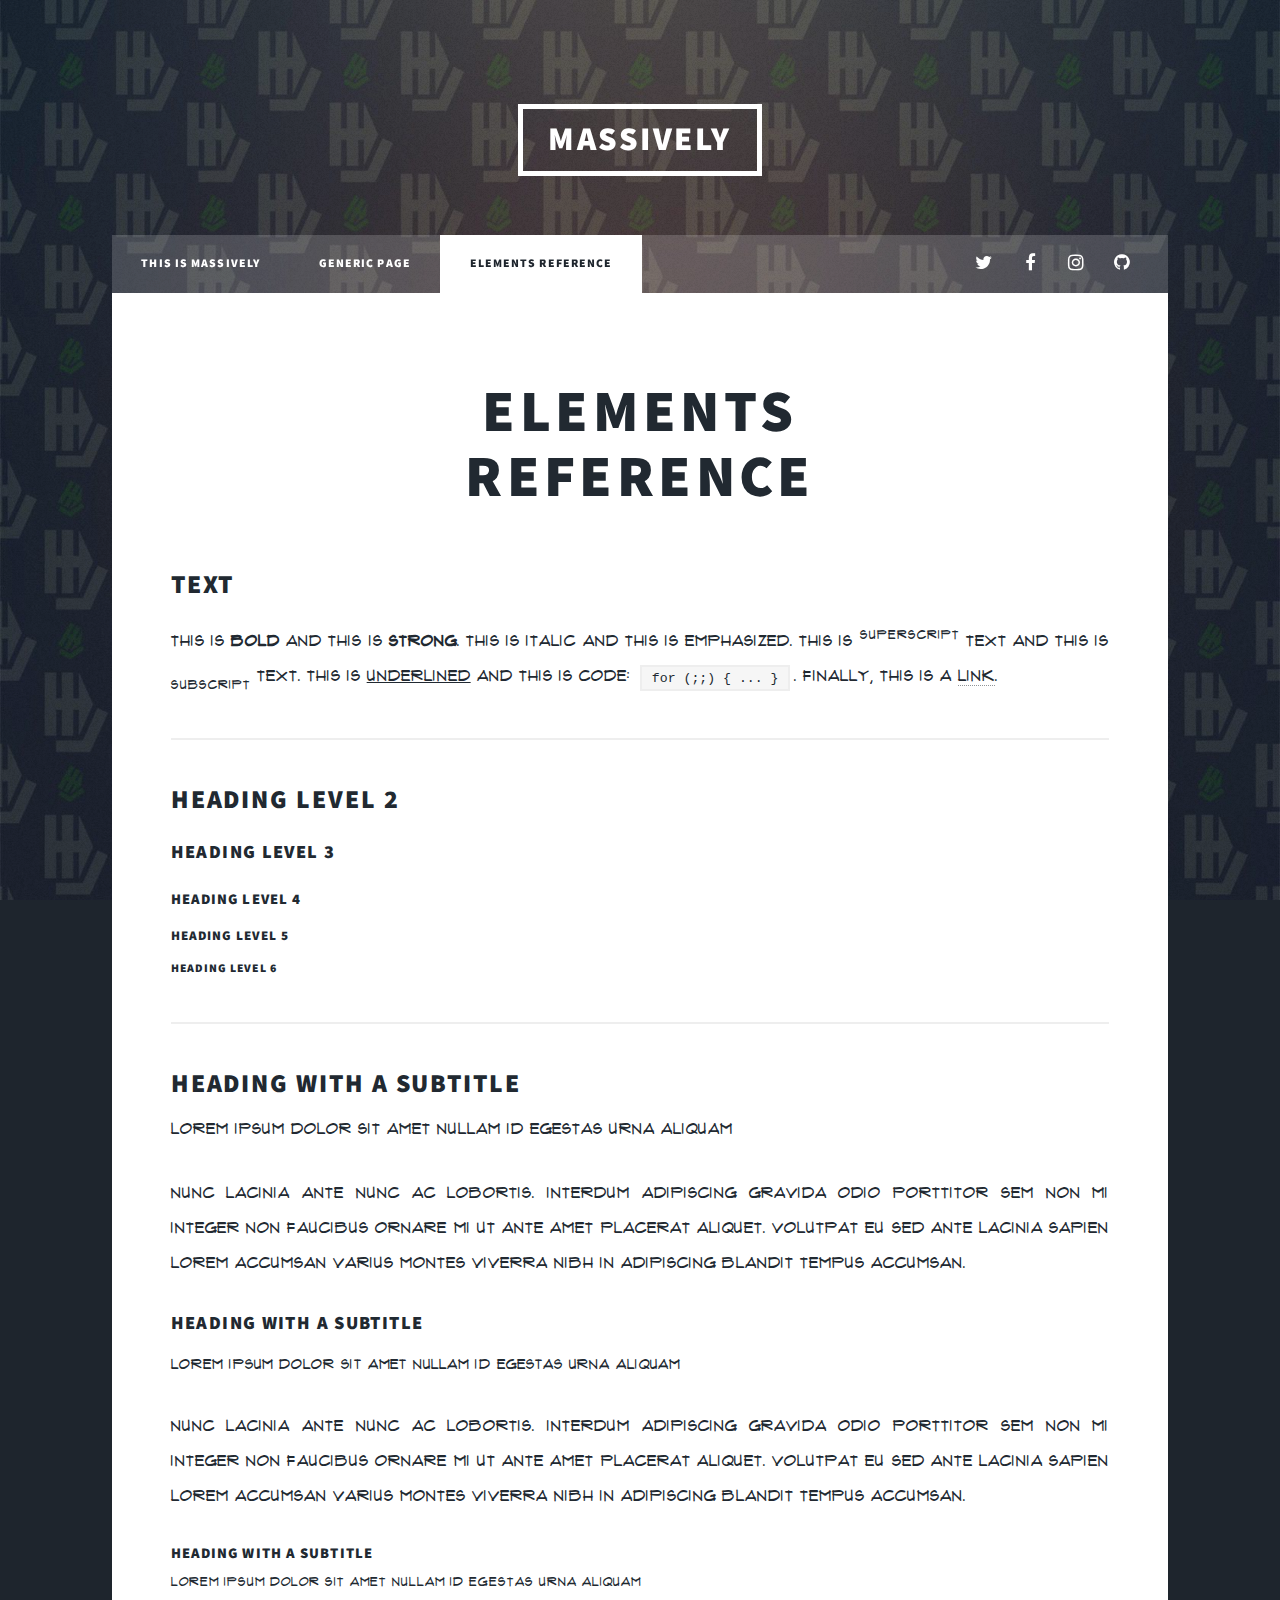
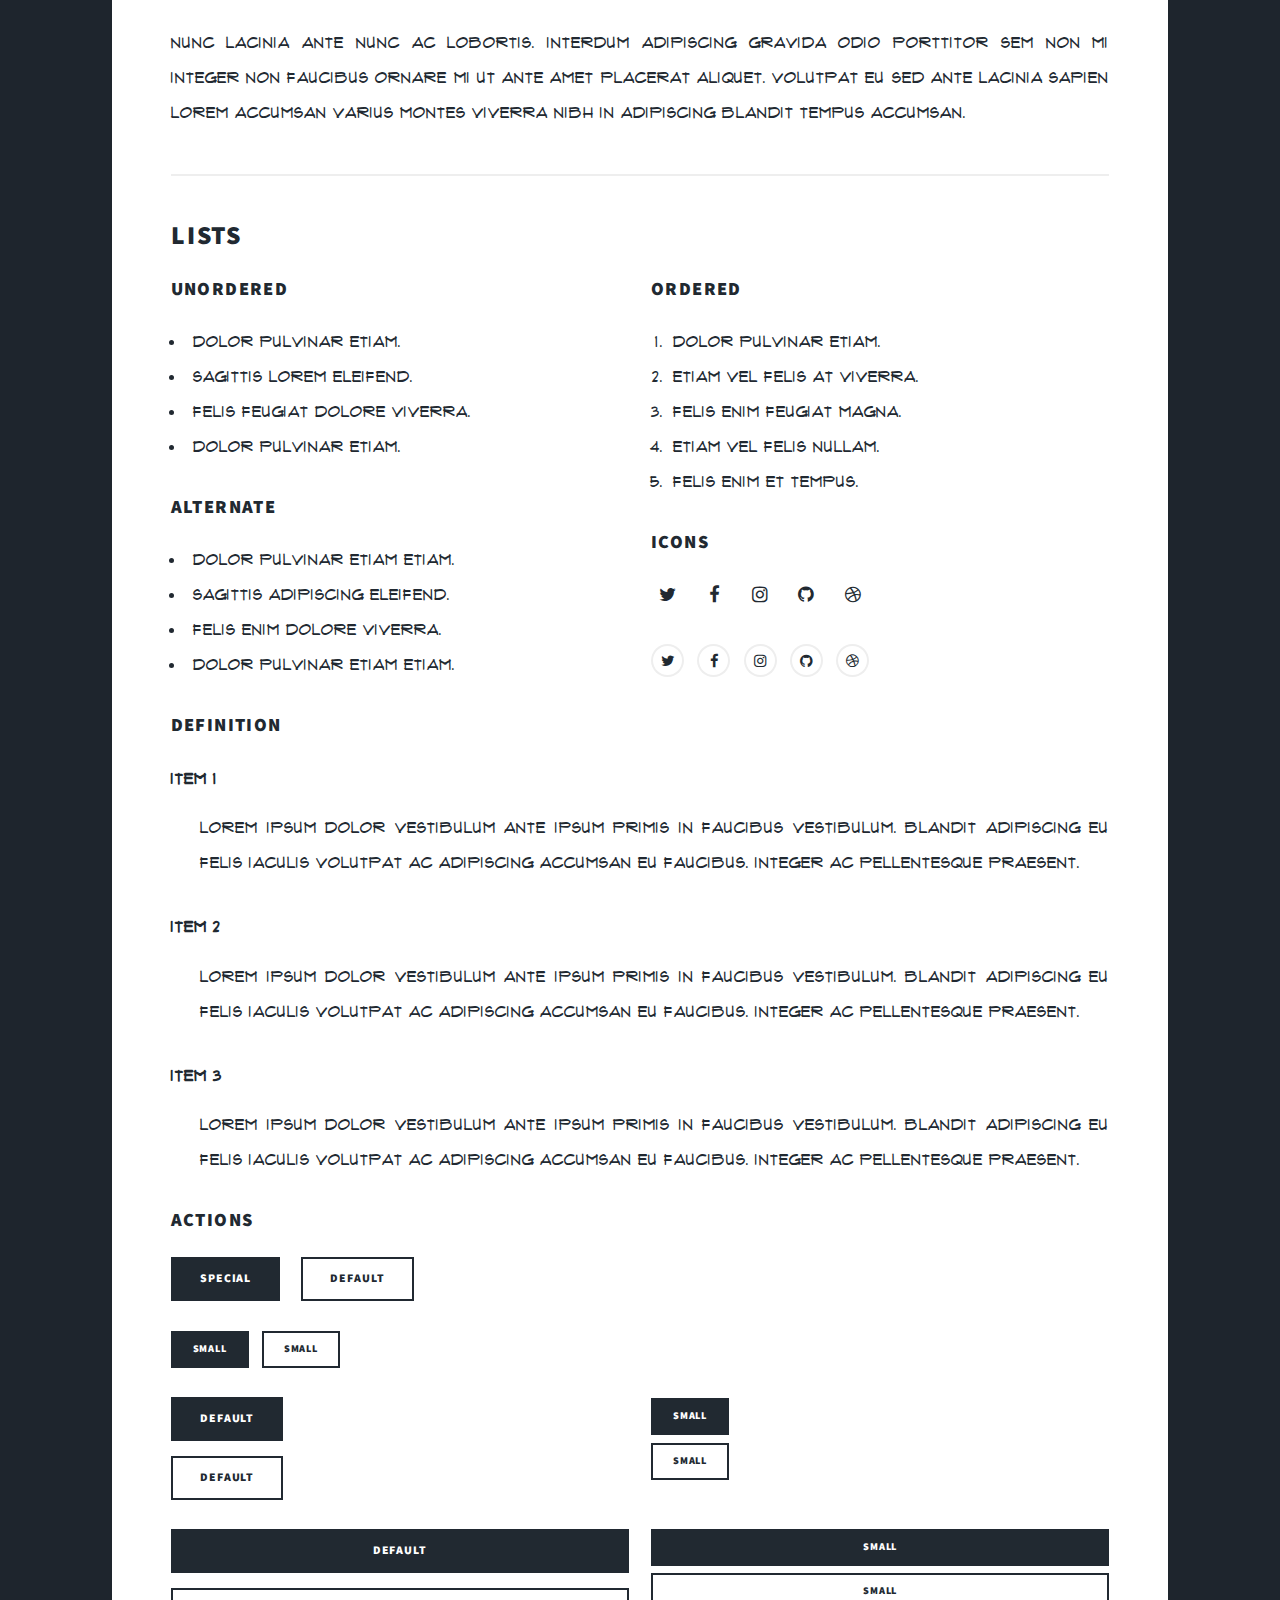
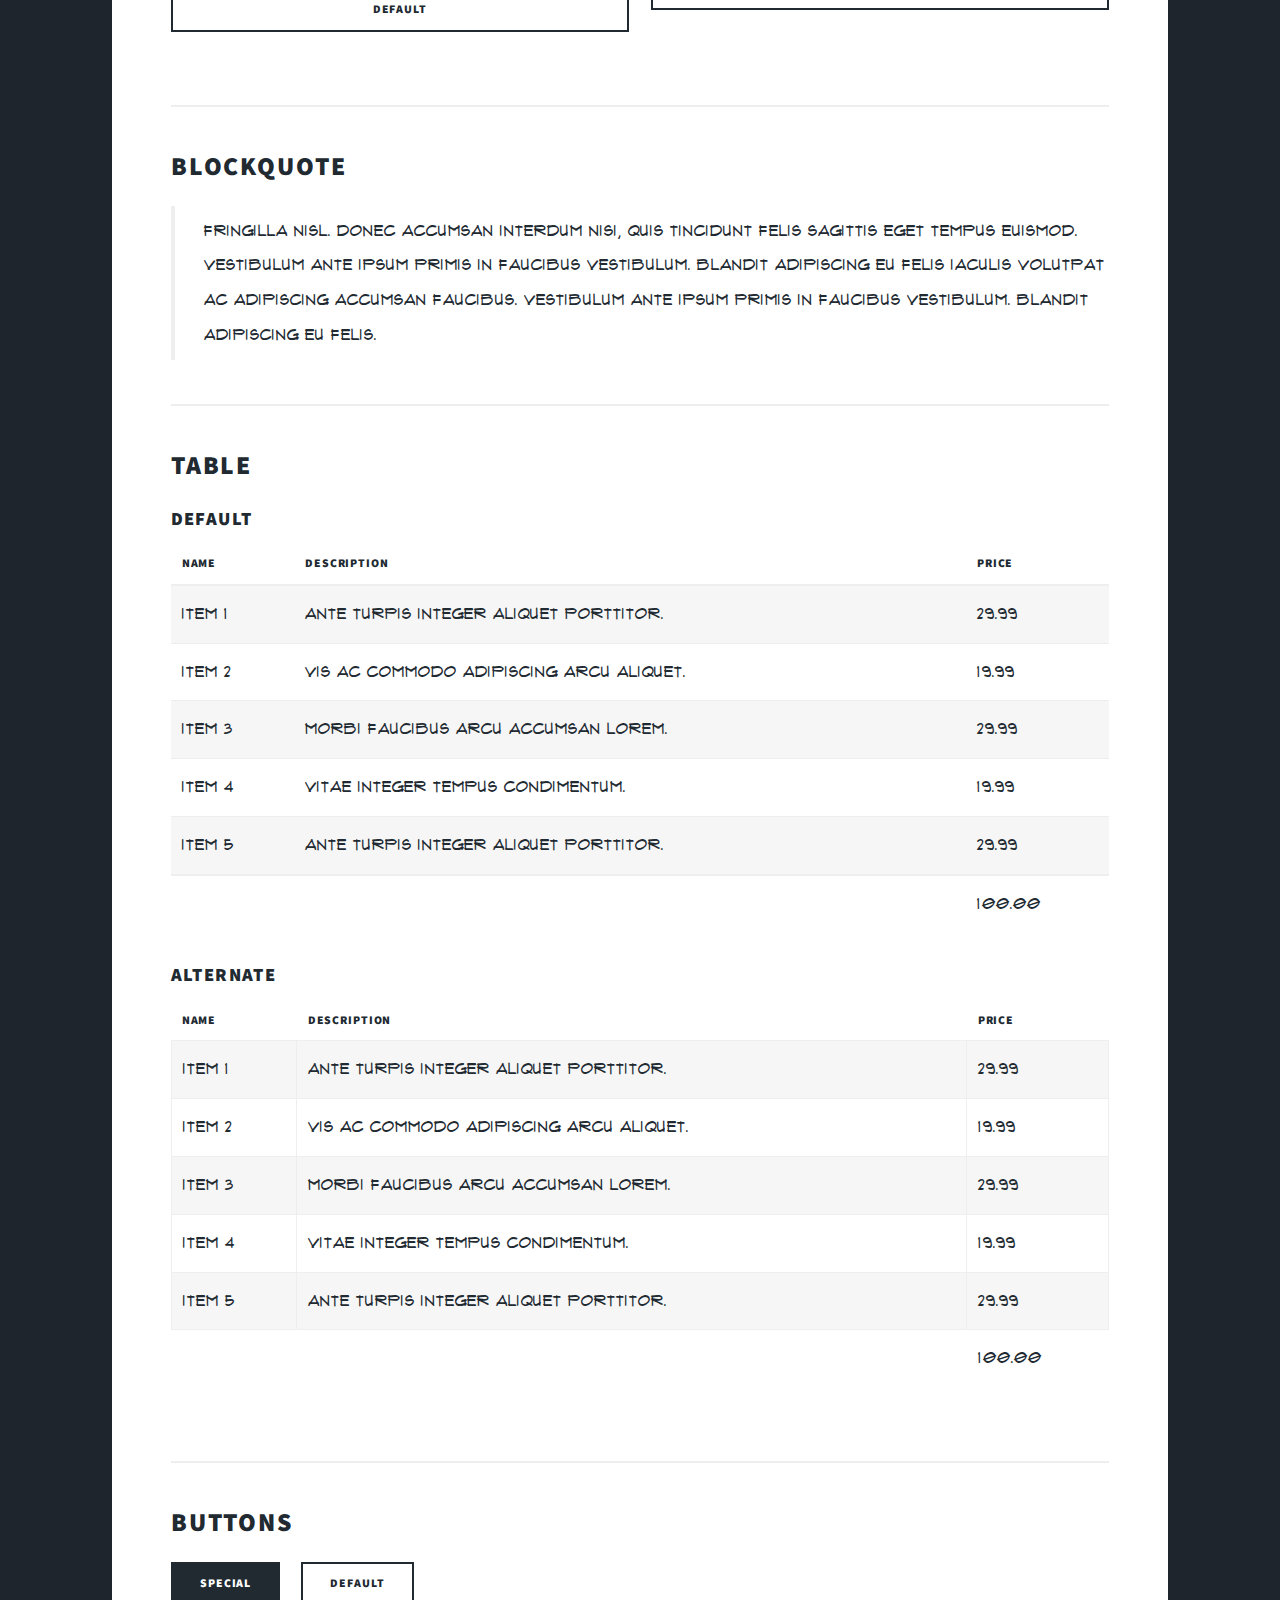
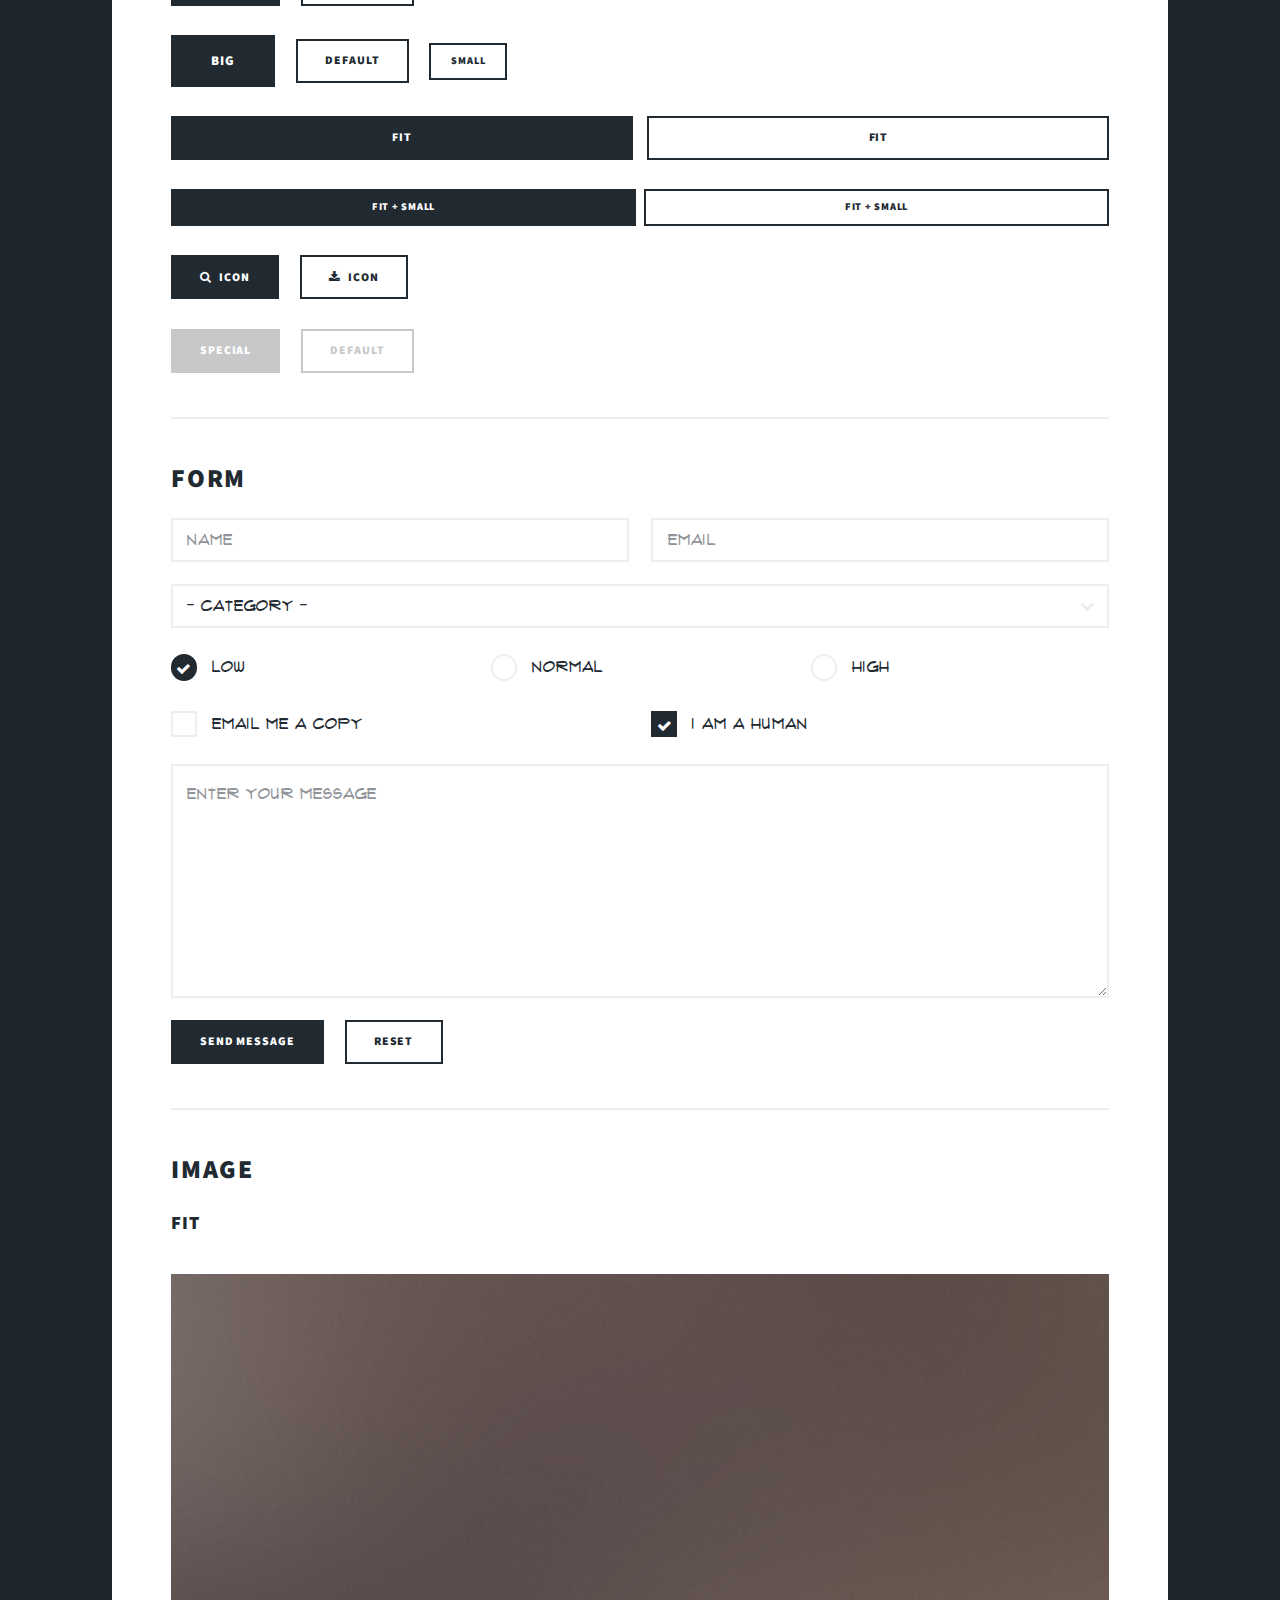
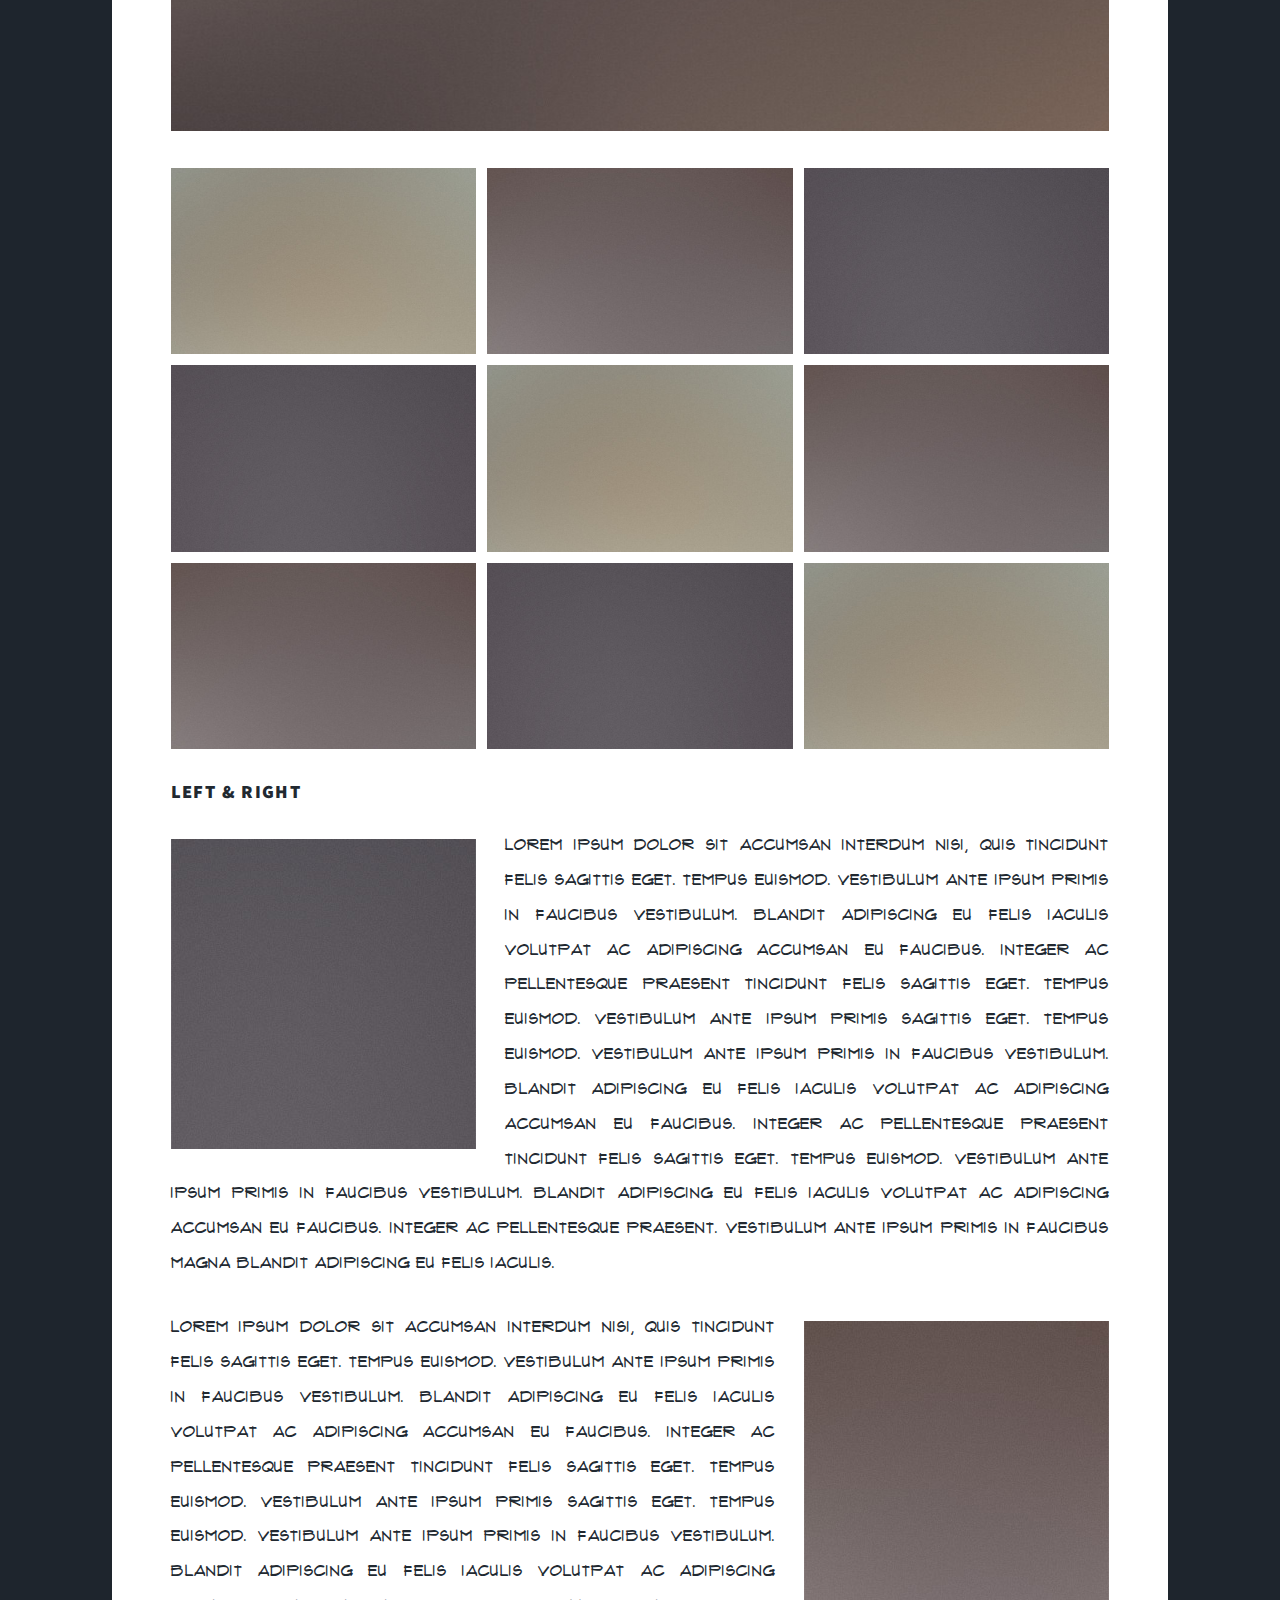
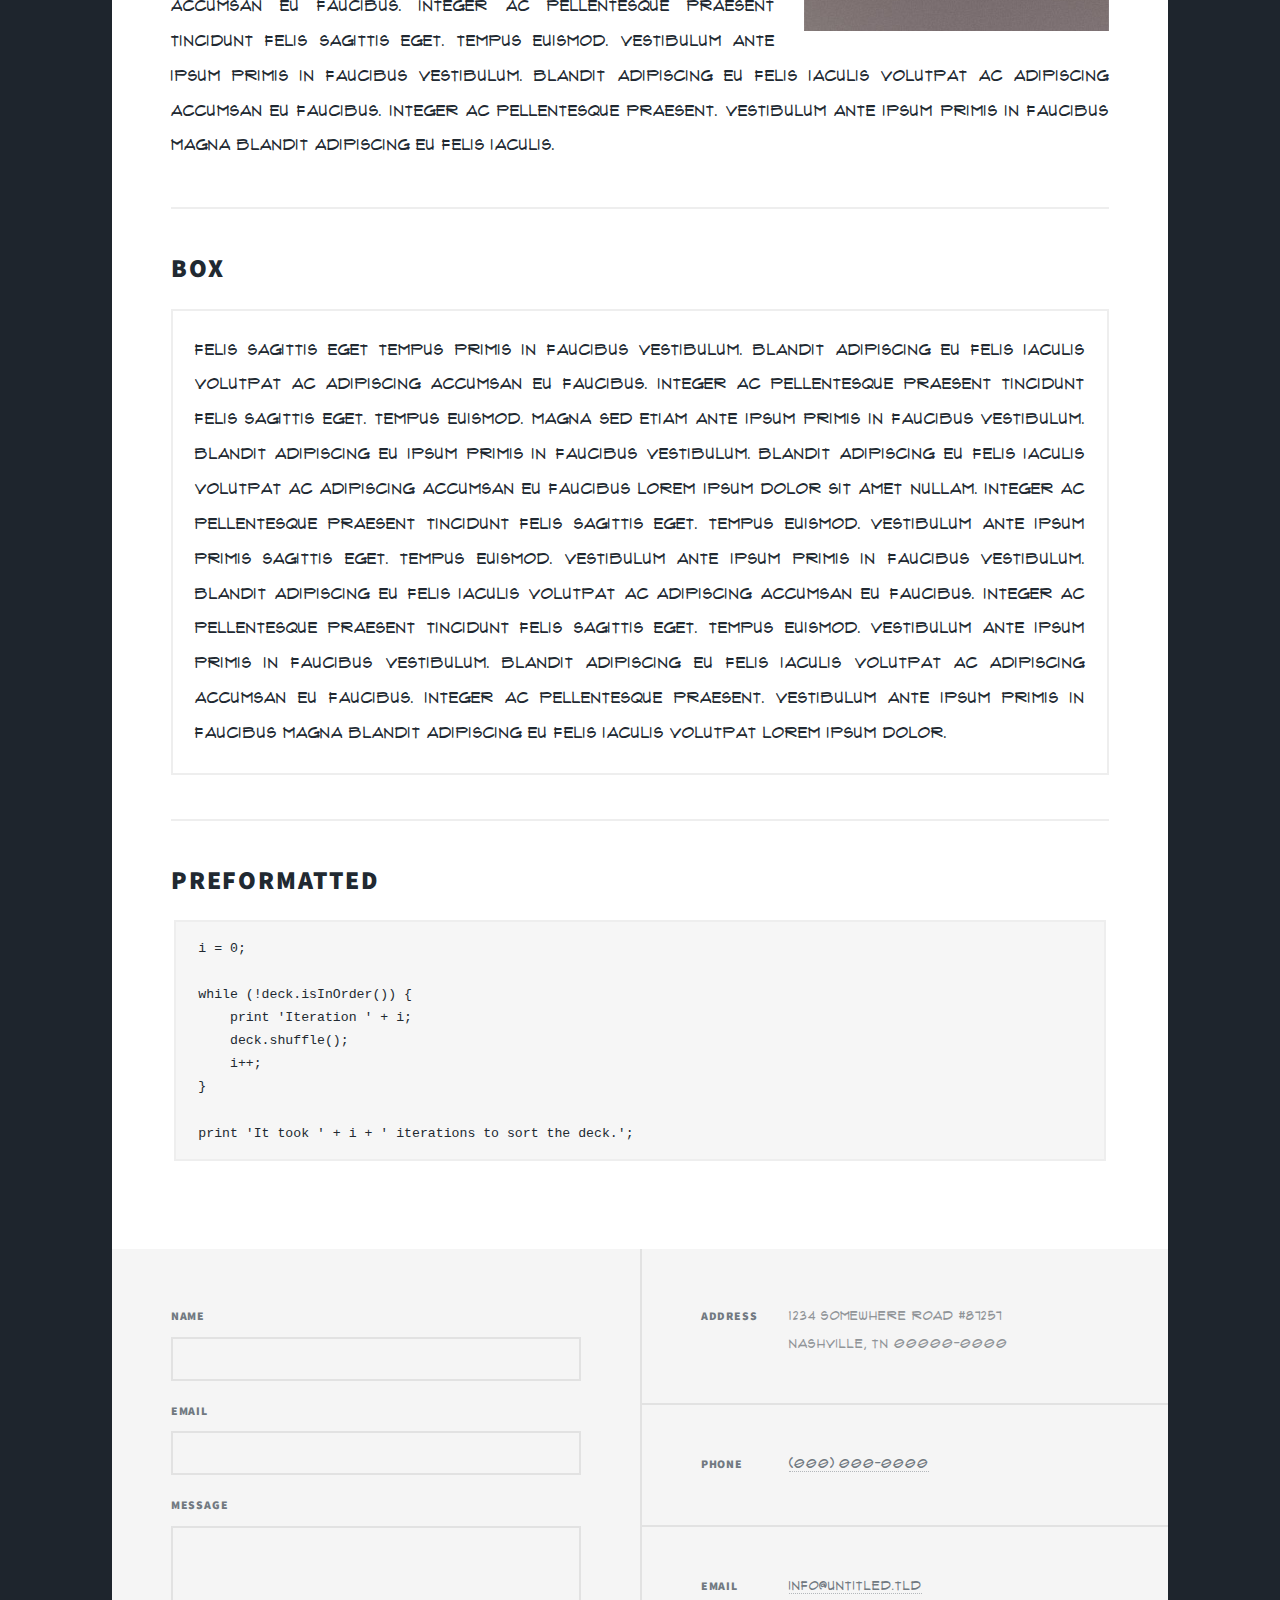
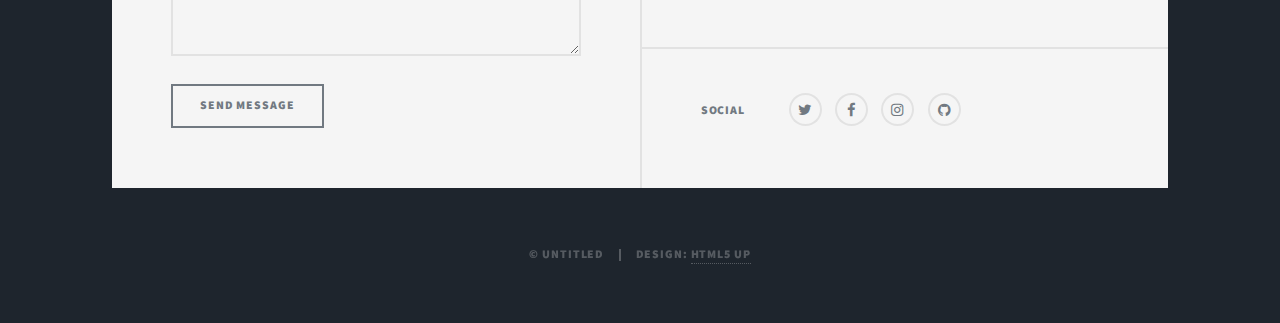
<file: elements.html>
<!DOCTYPE HTML>
<!--
	Massively by HTML5 UP
	html5up.net | @ajlkn
	Free for personal and commercial use under the CCA 3.0 license (html5up.net/license)
-->
<html>
	<head>
		<title>Elements Reference - Massively by HTML5 UP</title>
		<meta charset="utf-8" />
		<meta name="viewport" content="width=device-width, initial-scale=1, user-scalable=no" />
		<link rel="stylesheet" href="assets/css/main.css" />
		<noscript><link rel="stylesheet" href="assets/css/noscript.css" /></noscript>
	</head>
	<body class="is-loading">

		<!-- Wrapper -->
			<div id="wrapper">

				<!-- Header -->
					<header id="header">
						<a href="index.html" class="logo">Massively</a>
					</header>

				<!-- Nav -->
					<nav id="nav">
						<ul class="links">
							<li><a href="index.html">This is Massively</a></li>
							<li><a href="generic.html">Generic Page</a></li>
							<li class="active"><a href="elements.html">Elements Reference</a></li>
						</ul>
						<ul class="icons">
							<li><a href="#" class="icon fa-twitter"><span class="label">Twitter</span></a></li>
							<li><a href="#" class="icon fa-facebook"><span class="label">Facebook</span></a></li>
							<li><a href="#" class="icon fa-instagram"><span class="label">Instagram</span></a></li>
							<li><a href="#" class="icon fa-github"><span class="label">GitHub</span></a></li>
						</ul>
					</nav>

				<!-- Main -->
					<div id="main">

						<!-- Post -->
							<section class="post">
								<header class="major">
									<h1>Elements<br />
									Reference</h1>
								</header>

								<!-- Text stuff -->
									<h2>Text</h2>
									<p>This is <b>bold</b> and this is <strong>strong</strong>. This is <i>italic</i> and this is <em>emphasized</em>.
									This is <sup>superscript</sup> text and this is <sub>subscript</sub> text.
									This is <u>underlined</u> and this is code: <code>for (;;) { ... }</code>.
									Finally, this is a <a href="#">link</a>.</p>
									<hr />
									<h2>Heading Level 2</h2>
									<h3>Heading Level 3</h3>
									<h4>Heading Level 4</h4>
									<h5>Heading Level 5</h5>
									<h6>Heading Level 6</h6>
									<hr />
									<header>
										<h2>Heading with a Subtitle</h2>
										<p>Lorem ipsum dolor sit amet nullam id egestas urna aliquam</p>
									</header>
									<p>Nunc lacinia ante nunc ac lobortis. Interdum adipiscing gravida odio porttitor sem non mi integer non faucibus ornare mi ut ante amet placerat aliquet. Volutpat eu sed ante lacinia sapien lorem accumsan varius montes viverra nibh in adipiscing blandit tempus accumsan.</p>
									<header>
										<h3>Heading with a Subtitle</h3>
										<p>Lorem ipsum dolor sit amet nullam id egestas urna aliquam</p>
									</header>
									<p>Nunc lacinia ante nunc ac lobortis. Interdum adipiscing gravida odio porttitor sem non mi integer non faucibus ornare mi ut ante amet placerat aliquet. Volutpat eu sed ante lacinia sapien lorem accumsan varius montes viverra nibh in adipiscing blandit tempus accumsan.</p>
									<header>
										<h4>Heading with a Subtitle</h4>
										<p>Lorem ipsum dolor sit amet nullam id egestas urna aliquam</p>
									</header>
									<p>Nunc lacinia ante nunc ac lobortis. Interdum adipiscing gravida odio porttitor sem non mi integer non faucibus ornare mi ut ante amet placerat aliquet. Volutpat eu sed ante lacinia sapien lorem accumsan varius montes viverra nibh in adipiscing blandit tempus accumsan.</p>

									<hr />

								<!-- Lists -->
									<h2>Lists</h2>
									<div class="row">
										<div class="6u 12u$(small)">

											<h3>Unordered</h3>
											<ul>
												<li>Dolor pulvinar etiam.</li>
												<li>Sagittis lorem eleifend.</li>
												<li>Felis feugiat dolore viverra.</li>
												<li>Dolor pulvinar etiam.</li>
											</ul>

											<h3>Alternate</h3>
											<ul class="alt">
												<li>Dolor pulvinar etiam etiam.</li>
												<li>Sagittis adipiscing eleifend.</li>
												<li>Felis enim dolore viverra.</li>
												<li>Dolor pulvinar etiam etiam.</li>
											</ul>

										</div>
										<div class="6u$ 12u$(small)">

											<h3>Ordered</h3>
											<ol>
												<li>Dolor pulvinar etiam.</li>
												<li>Etiam vel felis at viverra.</li>
												<li>Felis enim feugiat magna.</li>
												<li>Etiam vel felis nullam.</li>
												<li>Felis enim et tempus.</li>
											</ol>

											<h3>Icons</h3>
											<ul class="icons">
												<li><a href="#" class="icon fa-twitter"><span class="label">Twitter</span></a></li>
												<li><a href="#" class="icon fa-facebook"><span class="label">Facebook</span></a></li>
												<li><a href="#" class="icon fa-instagram"><span class="label">Instagram</span></a></li>
												<li><a href="#" class="icon fa-github"><span class="label">Github</span></a></li>
												<li><a href="#" class="icon fa-dribbble"><span class="label">Dribbble</span></a></li>
											</ul>
											<ul class="icons alt">
												<li><a href="#" class="icon alt fa-twitter"><span class="label">Twitter</span></a></li>
												<li><a href="#" class="icon alt fa-facebook"><span class="label">Facebook</span></a></li>
												<li><a href="#" class="icon alt fa-instagram"><span class="label">Instagram</span></a></li>
												<li><a href="#" class="icon alt fa-github"><span class="label">Github</span></a></li>
												<li><a href="#" class="icon alt fa-dribbble"><span class="label">Dribbble</span></a></li>
											</ul>

										</div>
									</div>
									<h3>Definition</h3>
									<dl>
										<dt>Item 1</dt>
										<dd>
											<p>Lorem ipsum dolor vestibulum ante ipsum primis in faucibus vestibulum. Blandit adipiscing eu felis iaculis volutpat ac adipiscing accumsan eu faucibus. Integer ac pellentesque praesent.</p>
										</dd>
										<dt>Item 2</dt>
										<dd>
											<p>Lorem ipsum dolor vestibulum ante ipsum primis in faucibus vestibulum. Blandit adipiscing eu felis iaculis volutpat ac adipiscing accumsan eu faucibus. Integer ac pellentesque praesent.</p>
										</dd>
										<dt>Item 3</dt>
										<dd>
											<p>Lorem ipsum dolor vestibulum ante ipsum primis in faucibus vestibulum. Blandit adipiscing eu felis iaculis volutpat ac adipiscing accumsan eu faucibus. Integer ac pellentesque praesent.</p>
										</dd>
									</dl>

									<h3>Actions</h3>
									<ul class="actions">
										<li><a href="#" class="button special">Special</a></li>
										<li><a href="#" class="button">Default</a></li>
									</ul>
									<ul class="actions small">
										<li><a href="#" class="button special small">Small</a></li>
										<li><a href="#" class="button small">Small</a></li>
									</ul>
									<div class="row">
										<div class="6u 12u$(small)">
											<ul class="actions vertical">
												<li><a href="#" class="button special">Default</a></li>
												<li><a href="#" class="button">Default</a></li>
											</ul>
										</div>
										<div class="6u 12u$(small)">
											<ul class="actions vertical small">
												<li><a href="#" class="button special small">Small</a></li>
												<li><a href="#" class="button small">Small</a></li>
											</ul>
										</div>
									</div>
									<div class="row">
										<div class="6u 12u$(small)">
											<ul class="actions vertical">
												<li><a href="#" class="button special fit">Default</a></li>
												<li><a href="#" class="button fit">Default</a></li>
											</ul>
										</div>
										<div class="6u$ 12u$(small)">
											<ul class="actions vertical small">
												<li><a href="#" class="button special small fit">Small</a></li>
												<li><a href="#" class="button small fit">Small</a></li>
											</ul>
										</div>
									</div>

									<hr />

								<!-- Blockquote -->
									<h2>Blockquote</h2>
									<blockquote>Fringilla nisl. Donec accumsan interdum nisi, quis tincidunt felis sagittis eget tempus euismod. Vestibulum ante ipsum primis in faucibus vestibulum. Blandit adipiscing eu felis iaculis volutpat ac adipiscing accumsan faucibus. Vestibulum ante ipsum primis in faucibus vestibulum. Blandit adipiscing eu felis.</blockquote>

									<hr />

								<!-- Table -->
									<h2>Table</h2>

									<h3>Default</h3>
									<div class="table-wrapper">
										<table>
											<thead>
												<tr>
													<th>Name</th>
													<th>Description</th>
													<th>Price</th>
												</tr>
											</thead>
											<tbody>
												<tr>
													<td>Item 1</td>
													<td>Ante turpis integer aliquet porttitor.</td>
													<td>29.99</td>
												</tr>
												<tr>
													<td>Item 2</td>
													<td>Vis ac commodo adipiscing arcu aliquet.</td>
													<td>19.99</td>
												</tr>
												<tr>
													<td>Item 3</td>
													<td> Morbi faucibus arcu accumsan lorem.</td>
													<td>29.99</td>
												</tr>
												<tr>
													<td>Item 4</td>
													<td>Vitae integer tempus condimentum.</td>
													<td>19.99</td>
												</tr>
												<tr>
													<td>Item 5</td>
													<td>Ante turpis integer aliquet porttitor.</td>
													<td>29.99</td>
												</tr>
											</tbody>
											<tfoot>
												<tr>
													<td colspan="2"></td>
													<td>100.00</td>
												</tr>
											</tfoot>
										</table>
									</div>

									<h3>Alternate</h3>
									<div class="table-wrapper">
										<table class="alt">
											<thead>
												<tr>
													<th>Name</th>
													<th>Description</th>
													<th>Price</th>
												</tr>
											</thead>
											<tbody>
												<tr>
													<td>Item 1</td>
													<td>Ante turpis integer aliquet porttitor.</td>
													<td>29.99</td>
												</tr>
												<tr>
													<td>Item 2</td>
													<td>Vis ac commodo adipiscing arcu aliquet.</td>
													<td>19.99</td>
												</tr>
												<tr>
													<td>Item 3</td>
													<td> Morbi faucibus arcu accumsan lorem.</td>
													<td>29.99</td>
												</tr>
												<tr>
													<td>Item 4</td>
													<td>Vitae integer tempus condimentum.</td>
													<td>19.99</td>
												</tr>
												<tr>
													<td>Item 5</td>
													<td>Ante turpis integer aliquet porttitor.</td>
													<td>29.99</td>
												</tr>
											</tbody>
											<tfoot>
												<tr>
													<td colspan="2"></td>
													<td>100.00</td>
												</tr>
											</tfoot>
										</table>
									</div>

									<hr />

								<!-- Buttons -->
									<h2>Buttons</h2>
									<ul class="actions">
										<li><a href="#" class="button special">Special</a></li>
										<li><a href="#" class="button">Default</a></li>
									</ul>
									<ul class="actions">
										<li><a href="#" class="button special big">Big</a></li>
										<li><a href="#" class="button">Default</a></li>
										<li><a href="#" class="button small">Small</a></li>
									</ul>
									<ul class="actions fit">
										<li><a href="#" class="button special fit">Fit</a></li>
										<li><a href="#" class="button fit">Fit</a></li>
									</ul>
									<ul class="actions fit small">
										<li><a href="#" class="button special fit small">Fit + Small</a></li>
										<li><a href="#" class="button fit small">Fit + Small</a></li>
									</ul>
									<ul class="actions">
										<li><a href="#" class="button special icon fa-search">Icon</a></li>
										<li><a href="#" class="button icon fa-download">Icon</a></li>
									</ul>
									<ul class="actions">
										<li><span class="button special disabled">Special</span></li>
										<li><span class="button disabled">Default</span></li>
									</ul>

									<hr />

								<!-- Form -->
									<h2>Form</h2>

									<form method="post" action="#" class="alt">
										<div class="row uniform">
											<div class="6u 12u$(xsmall)">
												<input type="text" name="demo-name" id="demo-name" value="" placeholder="Name" />
											</div>
											<div class="6u$ 12u$(xsmall)">
												<input type="email" name="demo-email" id="demo-email" value="" placeholder="Email" />
											</div>
											<!-- Break -->
											<div class="12u$">
												<div class="select-wrapper">
													<select name="demo-category" id="demo-category">
														<option value="">- Category -</option>
														<option value="1">Manufacturing</option>
														<option value="1">Shipping</option>
														<option value="1">Administration</option>
														<option value="1">Human Resources</option>
													</select>
												</div>
											</div>
											<!-- Break -->
											<div class="4u 12u$(small)">
												<input type="radio" id="demo-priority-low" name="demo-priority" checked>
												<label for="demo-priority-low">Low</label>
											</div>
											<div class="4u 12u$(small)">
												<input type="radio" id="demo-priority-normal" name="demo-priority">
												<label for="demo-priority-normal">Normal</label>
											</div>
											<div class="4u$ 12u$(small)">
												<input type="radio" id="demo-priority-high" name="demo-priority">
												<label for="demo-priority-high">High</label>
											</div>
											<!-- Break -->
											<div class="6u 12u$(small)">
												<input type="checkbox" id="demo-copy" name="demo-copy">
												<label for="demo-copy">Email me a copy</label>
											</div>
											<div class="6u$ 12u$(small)">
												<input type="checkbox" id="demo-human" name="demo-human" checked>
												<label for="demo-human">I am a human</label>
											</div>
											<!-- Break -->
											<div class="12u$">
												<textarea name="demo-message" id="demo-message" placeholder="Enter your message" rows="6"></textarea>
											</div>
											<!-- Break -->
											<div class="12u$">
												<ul class="actions">
													<li><input type="submit" value="Send Message" class="special" /></li>
													<li><input type="reset" value="Reset" /></li>
												</ul>
											</div>
										</div>
									</form>

									<hr />

								<!-- Image -->
									<h2>Image</h2>

									<h3>Fit</h3>
									<span class="image fit"><img src="images/pic01.jpg" alt="" /></span>
									<div class="box alt">
										<div class="row 50% uniform">
											<div class="4u"><span class="image fit"><img src="images/pic02.jpg" alt="" /></span></div>
											<div class="4u"><span class="image fit"><img src="images/pic03.jpg" alt="" /></span></div>
											<div class="4u$"><span class="image fit"><img src="images/pic04.jpg" alt="" /></span></div>
											<!-- Break -->
											<div class="4u"><span class="image fit"><img src="images/pic04.jpg" alt="" /></span></div>
											<div class="4u"><span class="image fit"><img src="images/pic02.jpg" alt="" /></span></div>
											<div class="4u$"><span class="image fit"><img src="images/pic03.jpg" alt="" /></span></div>
											<!-- Break -->
											<div class="4u"><span class="image fit"><img src="images/pic03.jpg" alt="" /></span></div>
											<div class="4u"><span class="image fit"><img src="images/pic04.jpg" alt="" /></span></div>
											<div class="4u$"><span class="image fit"><img src="images/pic02.jpg" alt="" /></span></div>
										</div>
									</div>

									<h3>Left &amp; Right</h3>
									<p><span class="image left"><img src="images/pic08.jpg" alt="" /></span>Lorem ipsum dolor sit accumsan interdum nisi, quis tincidunt felis sagittis eget. tempus euismod. Vestibulum ante ipsum primis in faucibus vestibulum. Blandit adipiscing eu felis iaculis volutpat ac adipiscing accumsan eu faucibus. Integer ac pellentesque praesent tincidunt felis sagittis eget. tempus euismod. Vestibulum ante ipsum primis sagittis eget. tempus euismod. Vestibulum ante ipsum primis in faucibus vestibulum. Blandit adipiscing eu felis iaculis volutpat ac adipiscing accumsan eu faucibus. Integer ac pellentesque praesent tincidunt felis sagittis eget. tempus euismod. Vestibulum ante ipsum primis in faucibus vestibulum. Blandit adipiscing eu felis iaculis volutpat ac adipiscing accumsan eu faucibus. Integer ac pellentesque praesent. Vestibulum ante ipsum primis in faucibus magna blandit adipiscing eu felis iaculis.</p>
									<p><span class="image right"><img src="images/pic09.jpg" alt="" /></span>Lorem ipsum dolor sit accumsan interdum nisi, quis tincidunt felis sagittis eget. tempus euismod. Vestibulum ante ipsum primis in faucibus vestibulum. Blandit adipiscing eu felis iaculis volutpat ac adipiscing accumsan eu faucibus. Integer ac pellentesque praesent tincidunt felis sagittis eget. tempus euismod. Vestibulum ante ipsum primis sagittis eget. tempus euismod. Vestibulum ante ipsum primis in faucibus vestibulum. Blandit adipiscing eu felis iaculis volutpat ac adipiscing accumsan eu faucibus. Integer ac pellentesque praesent tincidunt felis sagittis eget. tempus euismod. Vestibulum ante ipsum primis in faucibus vestibulum. Blandit adipiscing eu felis iaculis volutpat ac adipiscing accumsan eu faucibus. Integer ac pellentesque praesent. Vestibulum ante ipsum primis in faucibus magna blandit adipiscing eu felis iaculis.</p>

									<hr />

								<!-- Box -->
									<h2>Box</h2>
									<div class="box">
										<p>Felis sagittis eget tempus primis in faucibus vestibulum. Blandit adipiscing eu felis iaculis volutpat ac adipiscing accumsan eu faucibus. Integer ac pellentesque praesent tincidunt felis sagittis eget. tempus euismod. Magna sed etiam ante ipsum primis in faucibus vestibulum. Blandit adipiscing eu ipsum primis in faucibus vestibulum. Blandit adipiscing eu felis iaculis volutpat ac adipiscing accumsan eu faucibus lorem ipsum dolor sit amet nullam. Integer ac pellentesque praesent tincidunt felis sagittis eget. tempus euismod. Vestibulum ante ipsum primis sagittis eget. tempus euismod. Vestibulum ante ipsum primis in faucibus vestibulum. Blandit adipiscing eu felis iaculis volutpat ac adipiscing accumsan eu faucibus. Integer ac pellentesque praesent tincidunt felis sagittis eget. tempus euismod. Vestibulum ante ipsum primis in faucibus vestibulum. Blandit adipiscing eu felis iaculis volutpat ac adipiscing accumsan eu faucibus. Integer ac pellentesque praesent. Vestibulum ante ipsum primis in faucibus magna blandit adipiscing eu felis iaculis volutpat lorem ipsum dolor.</p>
									</div>

									<hr />

								<!-- Preformatted Code -->
									<h2>Preformatted</h2>
									<pre><code>i = 0;

while (!deck.isInOrder()) {
    print 'Iteration ' + i;
    deck.shuffle();
    i++;
}

print 'It took ' + i + ' iterations to sort the deck.';
</code></pre>

							</section>

					</div>

				<!-- Footer -->
					<footer id="footer">
						<section>
							<form method="post" action="#">
								<div class="field">
									<label for="name">Name</label>
									<input type="text" name="name" id="name" />
								</div>
								<div class="field">
									<label for="email">Email</label>
									<input type="text" name="email" id="email" />
								</div>
								<div class="field">
									<label for="message">Message</label>
									<textarea name="message" id="message" rows="3"></textarea>
								</div>
								<ul class="actions">
									<li><input type="submit" value="Send Message" /></li>
								</ul>
							</form>
						</section>
						<section class="split contact">
							<section class="alt">
								<h3>Address</h3>
								<p>1234 Somewhere Road #87257<br />
								Nashville, TN 00000-0000</p>
							</section>
							<section>
								<h3>Phone</h3>
								<p><a href="#">(000) 000-0000</a></p>
							</section>
							<section>
								<h3>Email</h3>
								<p><a href="#">info@untitled.tld</a></p>
							</section>
							<section>
								<h3>Social</h3>
								<ul class="icons alt">
									<li><a href="#" class="icon alt fa-twitter"><span class="label">Twitter</span></a></li>
									<li><a href="#" class="icon alt fa-facebook"><span class="label">Facebook</span></a></li>
									<li><a href="#" class="icon alt fa-instagram"><span class="label">Instagram</span></a></li>
									<li><a href="#" class="icon alt fa-github"><span class="label">GitHub</span></a></li>
								</ul>
							</section>
						</section>
					</footer>

				<!-- Copyright -->
					<div id="copyright">
						<ul><li>&copy; Untitled</li><li>Design: <a href="https://html5up.net">HTML5 UP</a></li></ul>
					</div>

			</div>

		<!-- Scripts -->
			<script src="assets/js/jquery.min.js"></script>
			<script src="assets/js/jquery.scrollex.min.js"></script>
			<script src="assets/js/jquery.scrolly.min.js"></script>
			<script src="assets/js/skel.min.js"></script>
			<script src="assets/js/util.js"></script>
			<script src="assets/js/main.js"></script>

	</body>
</html>
</file>
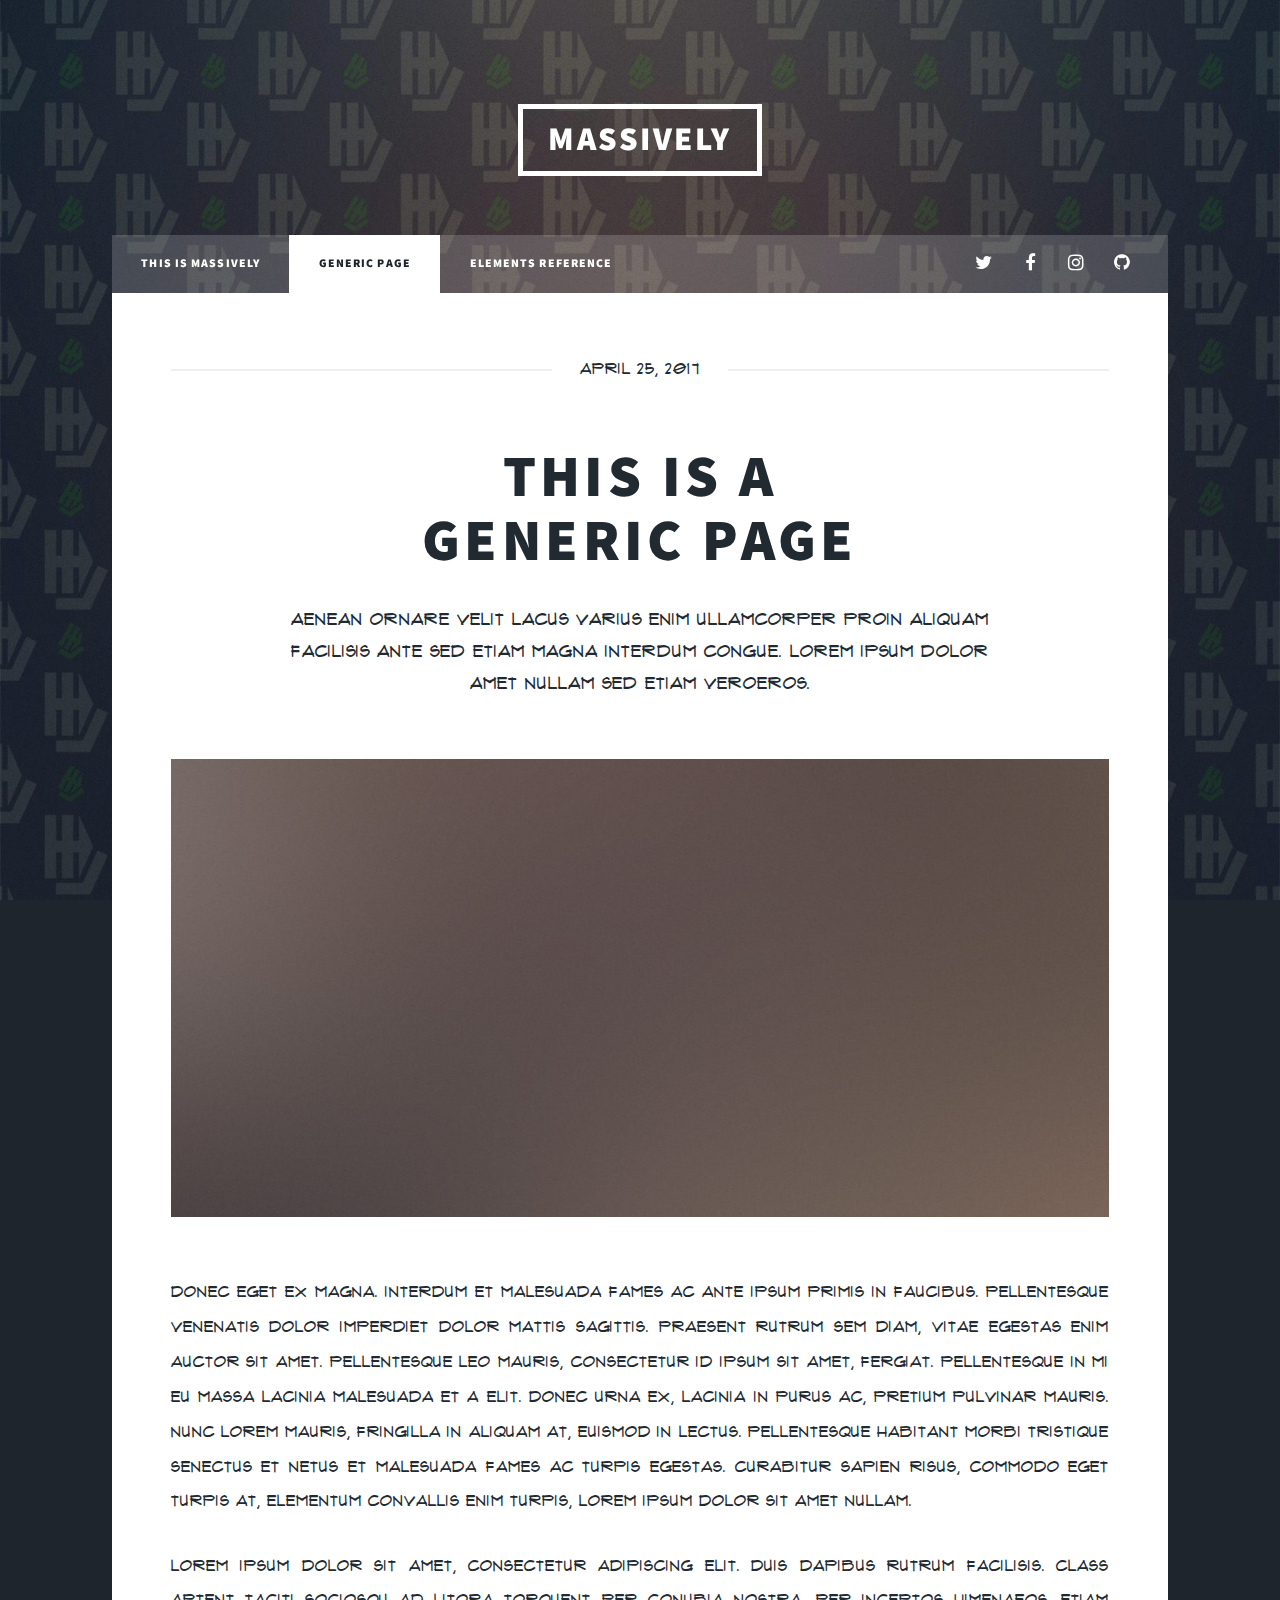
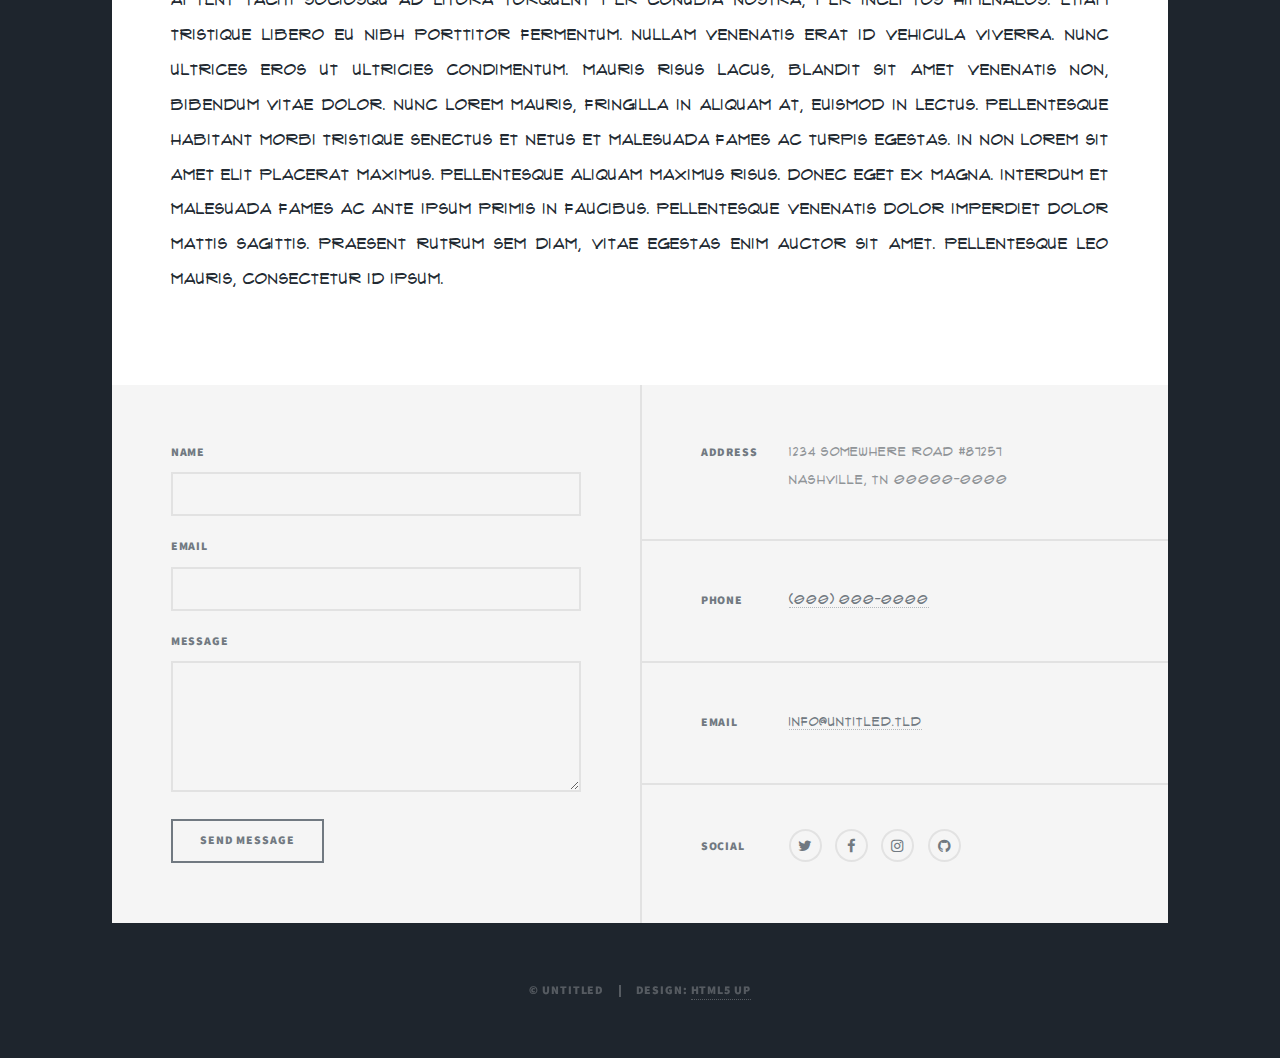
<file: generic.html>
<!DOCTYPE HTML>
<!--
	Massively by HTML5 UP
	html5up.net | @ajlkn
	Free for personal and commercial use under the CCA 3.0 license (html5up.net/license)
-->
<html>
	<head>
		<title>Generic Page - Massively by HTML5 UP</title>
		<meta charset="utf-8" />
		<meta name="viewport" content="width=device-width, initial-scale=1, user-scalable=no" />
		<link rel="stylesheet" href="assets/css/main.css" />
		<noscript><link rel="stylesheet" href="assets/css/noscript.css" /></noscript>
	</head>
	<body class="is-loading">

		<!-- Wrapper -->
			<div id="wrapper">

				<!-- Header -->
					<header id="header">
						<a href="index.html" class="logo">Massively</a>
					</header>

				<!-- Nav -->
					<nav id="nav">
						<ul class="links">
							<li><a href="index.html">This is Massively</a></li>
							<li class="active"><a href="generic.html">Generic Page</a></li>
							<li><a href="elements.html">Elements Reference</a></li>
						</ul>
						<ul class="icons">
							<li><a href="#" class="icon fa-twitter"><span class="label">Twitter</span></a></li>
							<li><a href="#" class="icon fa-facebook"><span class="label">Facebook</span></a></li>
							<li><a href="#" class="icon fa-instagram"><span class="label">Instagram</span></a></li>
							<li><a href="#" class="icon fa-github"><span class="label">GitHub</span></a></li>
						</ul>
					</nav>

				<!-- Main -->
					<div id="main">

						<!-- Post -->
							<section class="post">
								<header class="major">
									<span class="date">April 25, 2017</span>
									<h1>This is a<br />
									Generic Page</h1>
									<p>Aenean ornare velit lacus varius enim ullamcorper proin aliquam<br />
									facilisis ante sed etiam magna interdum congue. Lorem ipsum dolor<br />
									amet nullam sed etiam veroeros.</p>
								</header>
								<div class="image main"><img src="images/pic01.jpg" alt="" /></div>
								<p>Donec eget ex magna. Interdum et malesuada fames ac ante ipsum primis in faucibus. Pellentesque venenatis dolor imperdiet dolor mattis sagittis. Praesent rutrum sem diam, vitae egestas enim auctor sit amet. Pellentesque leo mauris, consectetur id ipsum sit amet, fergiat. Pellentesque in mi eu massa lacinia malesuada et a elit. Donec urna ex, lacinia in purus ac, pretium pulvinar mauris. Nunc lorem mauris, fringilla in aliquam at, euismod in lectus. Pellentesque habitant morbi tristique senectus et netus et malesuada fames ac turpis egestas. Curabitur sapien risus, commodo eget turpis at, elementum convallis enim turpis, lorem ipsum dolor sit amet nullam.</p>
								<p>Lorem ipsum dolor sit amet, consectetur adipiscing elit. Duis dapibus rutrum facilisis. Class aptent taciti sociosqu ad litora torquent per conubia nostra, per inceptos himenaeos. Etiam tristique libero eu nibh porttitor fermentum. Nullam venenatis erat id vehicula viverra. Nunc ultrices eros ut ultricies condimentum. Mauris risus lacus, blandit sit amet venenatis non, bibendum vitae dolor. Nunc lorem mauris, fringilla in aliquam at, euismod in lectus. Pellentesque habitant morbi tristique senectus et netus et malesuada fames ac turpis egestas. In non lorem sit amet elit placerat maximus. Pellentesque aliquam maximus risus. Donec eget ex magna. Interdum et malesuada fames ac ante ipsum primis in faucibus. Pellentesque venenatis dolor imperdiet dolor mattis sagittis. Praesent rutrum sem diam, vitae egestas enim auctor sit amet. Pellentesque leo mauris, consectetur id ipsum.</p>
							</section>

					</div>

				<!-- Footer -->
					<footer id="footer">
						<section>
							<form method="post" action="#">
								<div class="field">
									<label for="name">Name</label>
									<input type="text" name="name" id="name" />
								</div>
								<div class="field">
									<label for="email">Email</label>
									<input type="text" name="email" id="email" />
								</div>
								<div class="field">
									<label for="message">Message</label>
									<textarea name="message" id="message" rows="3"></textarea>
								</div>
								<ul class="actions">
									<li><input type="submit" value="Send Message" /></li>
								</ul>
							</form>
						</section>
						<section class="split contact">
							<section class="alt">
								<h3>Address</h3>
								<p>1234 Somewhere Road #87257<br />
								Nashville, TN 00000-0000</p>
							</section>
							<section>
								<h3>Phone</h3>
								<p><a href="#">(000) 000-0000</a></p>
							</section>
							<section>
								<h3>Email</h3>
								<p><a href="#">info@untitled.tld</a></p>
							</section>
							<section>
								<h3>Social</h3>
								<ul class="icons alt">
									<li><a href="#" class="icon alt fa-twitter"><span class="label">Twitter</span></a></li>
									<li><a href="#" class="icon alt fa-facebook"><span class="label">Facebook</span></a></li>
									<li><a href="#" class="icon alt fa-instagram"><span class="label">Instagram</span></a></li>
									<li><a href="#" class="icon alt fa-github"><span class="label">GitHub</span></a></li>
								</ul>
							</section>
						</section>
					</footer>

				<!-- Copyright -->
					<div id="copyright">
						<ul><li>&copy; Untitled</li><li>Design: <a href="https://html5up.net">HTML5 UP</a></li></ul>
					</div>

			</div>

		<!-- Scripts -->
			<script src="assets/js/jquery.min.js"></script>
			<script src="assets/js/jquery.scrollex.min.js"></script>
			<script src="assets/js/jquery.scrolly.min.js"></script>
			<script src="assets/js/skel.min.js"></script>
			<script src="assets/js/util.js"></script>
			<script src="assets/js/main.js"></script>

	</body>
</html>
</file>
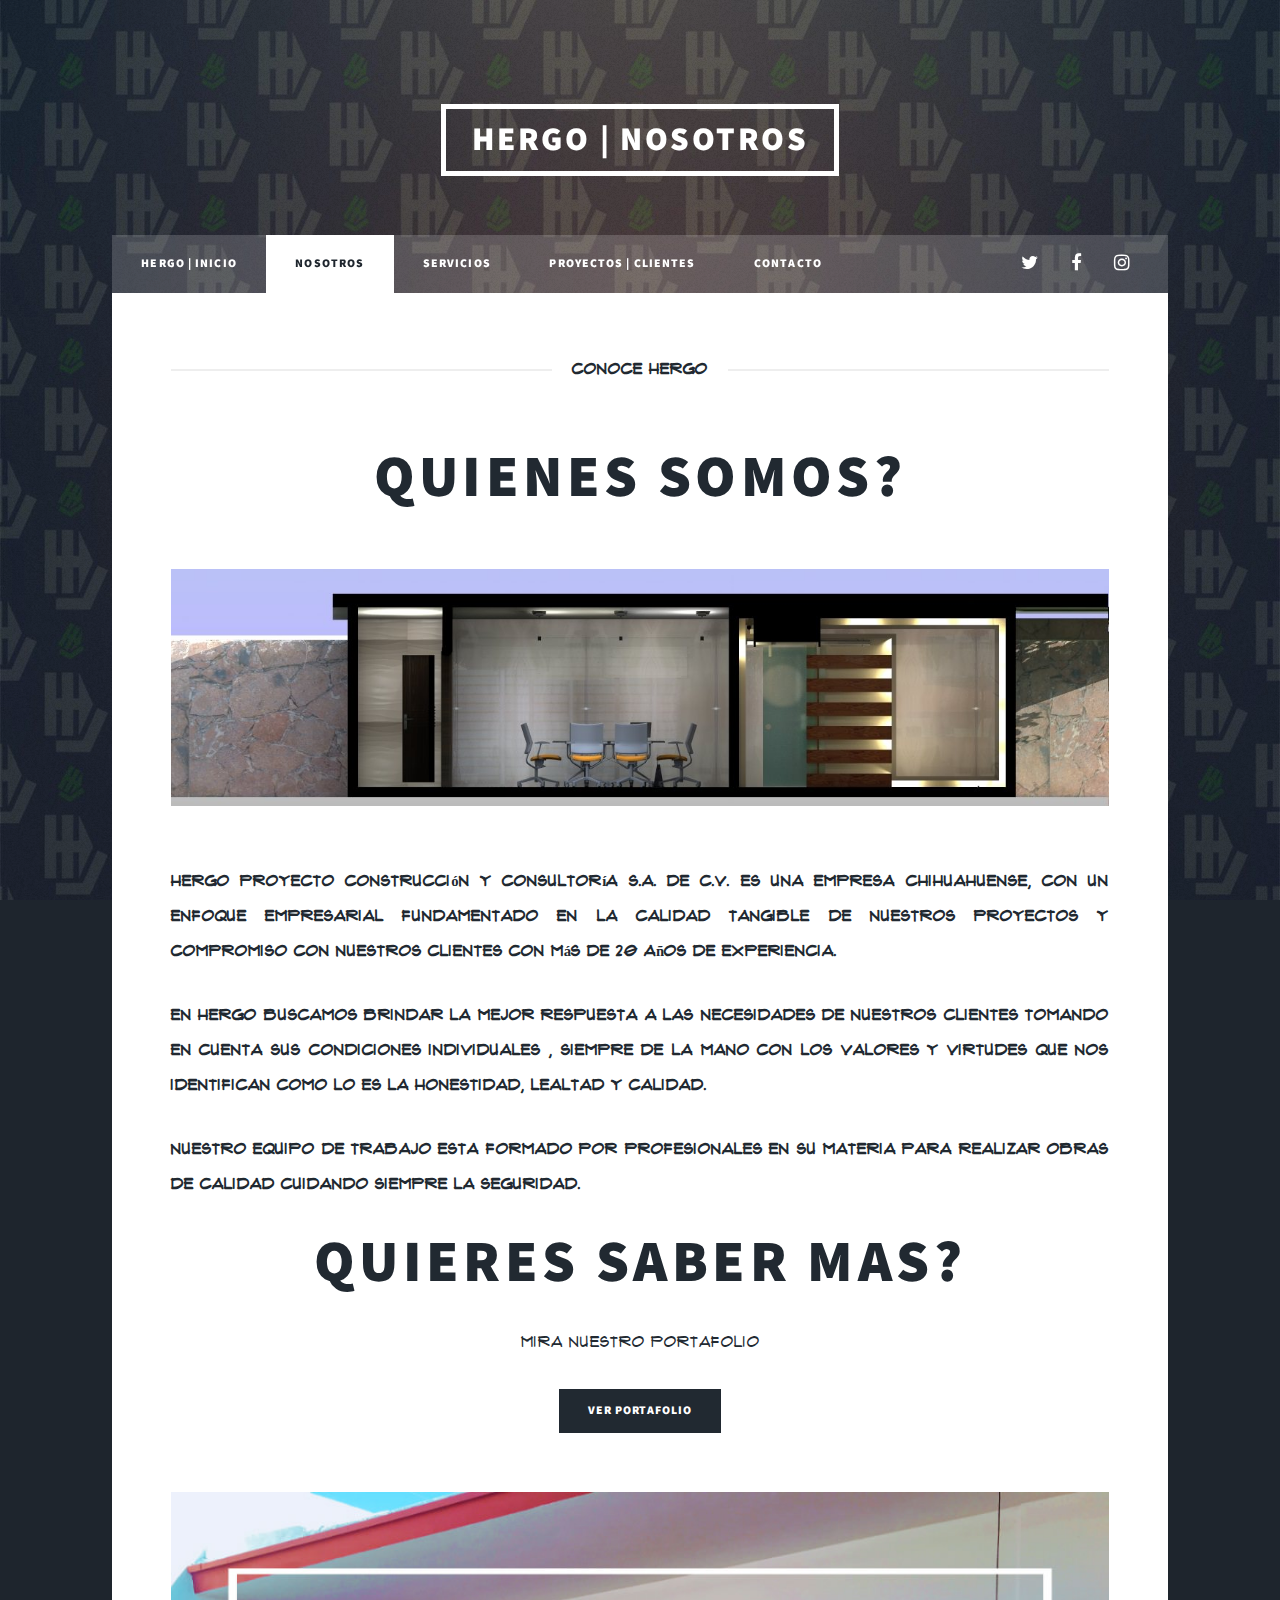
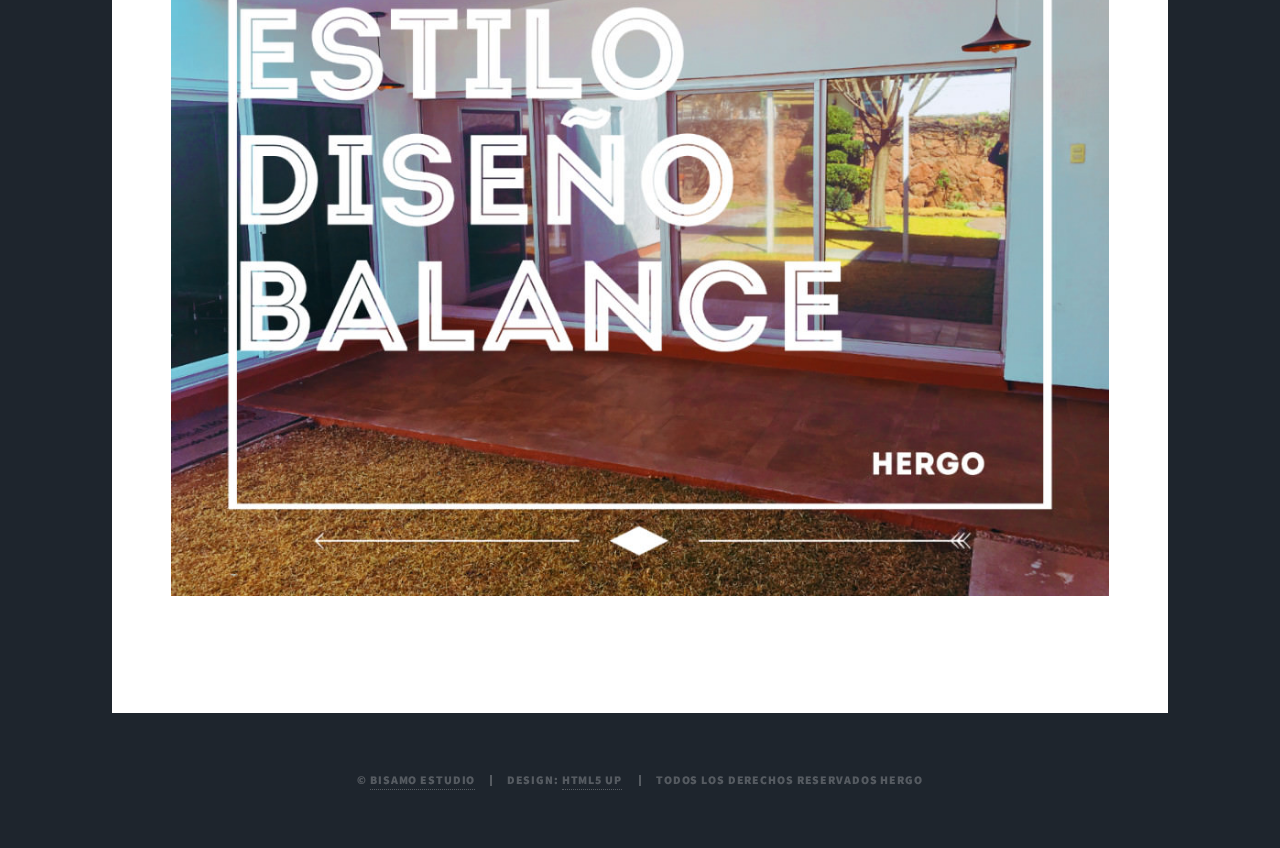
<file: Nosotros.html>
<!DOCTYPE HTML>
<!--
	Massively by HTML5 UP
	html5up.net | @ajlkn
	Free for personal and commercial use under the CCA 3.0 license (html5up.net/license)
    Modificada mejorada y adaptada BisaMO|estudio
-->
<html>
	<head>
		<title>Hergo Construcción / Nosotros</title>
		<meta charset="utf-8" />
		<meta name="viewport" content="width=device-width, initial-scale=1, user-scalable=no" />
		<link rel="stylesheet" href="assets/css/main.css" />
		<noscript><link rel="stylesheet" href="assets/css/noscript.css" /></noscript>
	</head>
	<body class="is-loading">

		<!-- Wrapper -->
			<div id="wrapper">

				<!-- Header -->
					<header id="header">
						<a href="index.html" class="logo">HERGO | Nosotros</a>
					</header>

				<!-- Nav -->
					<nav id="nav">
						<ul class="links">
							<li><a href="index.html">HERGO |  Inicio</a></li>
							<li class="active"><a href="Nosotros.html">Nosotros</a></li>
							<li><a href="servicios.html">Servicios</a></li>
                            <li><a href="Proyectos.html">Proyectos | Clientes</a></li>
                            <li><a href="index.html#footer">Contacto</a></li>
						</ul>
						<ul class="icons">
							<li><a href="#" class="icon fa-twitter"><span class="label">Twitter</span></a></li>
							<li><a href="#" class="icon fa-facebook"><span class="label">Facebook</span></a></li>
							<li><a href="#" class="icon fa-instagram"><span class="label">Instagram</span></a></li>
							
						</ul>
					</nav>

				<!-- Main -->
					<div id="main">

						<!-- Post -->
							<section class="post">
								<header class="major">
                                    <span class="date"><b>Conoce HERGO</b></span>
                                    <h1>Quienes somos?</h1>
                                    <img class="image main" src="images/office3.jpeg" alt="officina">
									<p id="parrafo"><b>HERGO Proyecto Construcción y Consultoría S.A. de C.V. es una empresa chihuahuense, con un enfoque empresarial fundamentado en la calidad tangible de nuestros proyectos y compromiso con nuestros clientes con más de 20 años de experiencia.</b></p>
									
									<p id="parrafo"><b>En HERGO buscamos brindar la mejor respuesta a las necesidades de nuestros clientes tomando en cuenta sus condiciones individuales , siempre de la mano con los valores y virtudes que nos identifican como lo es la honestidad, lealtad y calidad.</b></p>
									
									<p id="parrafo"><b>nuestro equipo de trabajo esta formado por profesionales en su materia para realizar obras de calidad cuidando siempre la seguridad.</b></p>
									
									<h2>Quieres saber mas?</h2><p>Mira nuestro portafolio</p>
									<a href="Doc/CURRICULA%20HERGO%202017.pdf" target="_blank" class="button special">Ver Portafolio</a>
									
									
								</header>
								<div class="image main"><img src="images/fachada2.jpg" alt="" /></div>
								
								
							</section>

					</div>

				<!-- Footer
					<footer id="footer">
						<section>
							<form method="post" action="#">
								<div class="field">
									<label for="name">Name</label>
									<input type="text" name="name" id="name" />
								</div>
								<div class="field">
									<label for="email">Email</label>
									<input type="text" name="email" id="email" />
								</div>
								<div class="field">
									<label for="message">Message</label>
									<textarea name="message" id="message" rows="3"></textarea>
								</div>
								<ul class="actions">
									<li><input type="submit" value="Send Message" /></li>
								</ul>
							</form>
						</section>
						<section class="split contact">
							<section class="alt">
								<h3>Address</h3>
								<p>1234 Somewhere Road #87257<br />
								Nashville, TN 00000-0000</p>
							</section>
							<section>
								<h3>Phone</h3>
								<p><a href="#">(000) 000-0000</a></p>
							</section>
							<section>
								<h3>Email</h3>
								<p><a href="#">info@untitled.tld</a></p>
							</section>
							<section>
								<h3>Social</h3>
								<ul class="icons alt">
									<li><a href="#" class="icon alt fa-twitter"><span class="label">Twitter</span></a></li>
									<li><a href="#" class="icon alt fa-facebook"><span class="label">Facebook</span></a></li>
									<li><a href="#" class="icon alt fa-instagram"><span class="label">Instagram</span></a></li>
									<li><a href="#" class="icon alt fa-github"><span class="label">GitHub</span></a></li>
								</ul>
							</section>
						</section>
					</footer> -->

				<!-- Copyright -->
					<div id="copyright">
						<ul><li>&copy; <a href="">BiSaMo estudio</a></li><li>Design: <a href="">HTML5 UP</a></li>
                            <li>Todos los derechos reservados HERGO</li>
                        </ul>
					</div>

			</div>

		<!-- Scripts -->
			<script src="assets/js/jquery.min.js"></script>
			<script src="assets/js/jquery.scrollex.min.js"></script>
			<script src="assets/js/jquery.scrolly.min.js"></script>
			<script src="assets/js/skel.min.js"></script>
			<script src="assets/js/util.js"></script>
			<script src="assets/js/main.js"></script>

	</body>
</html>
</file>
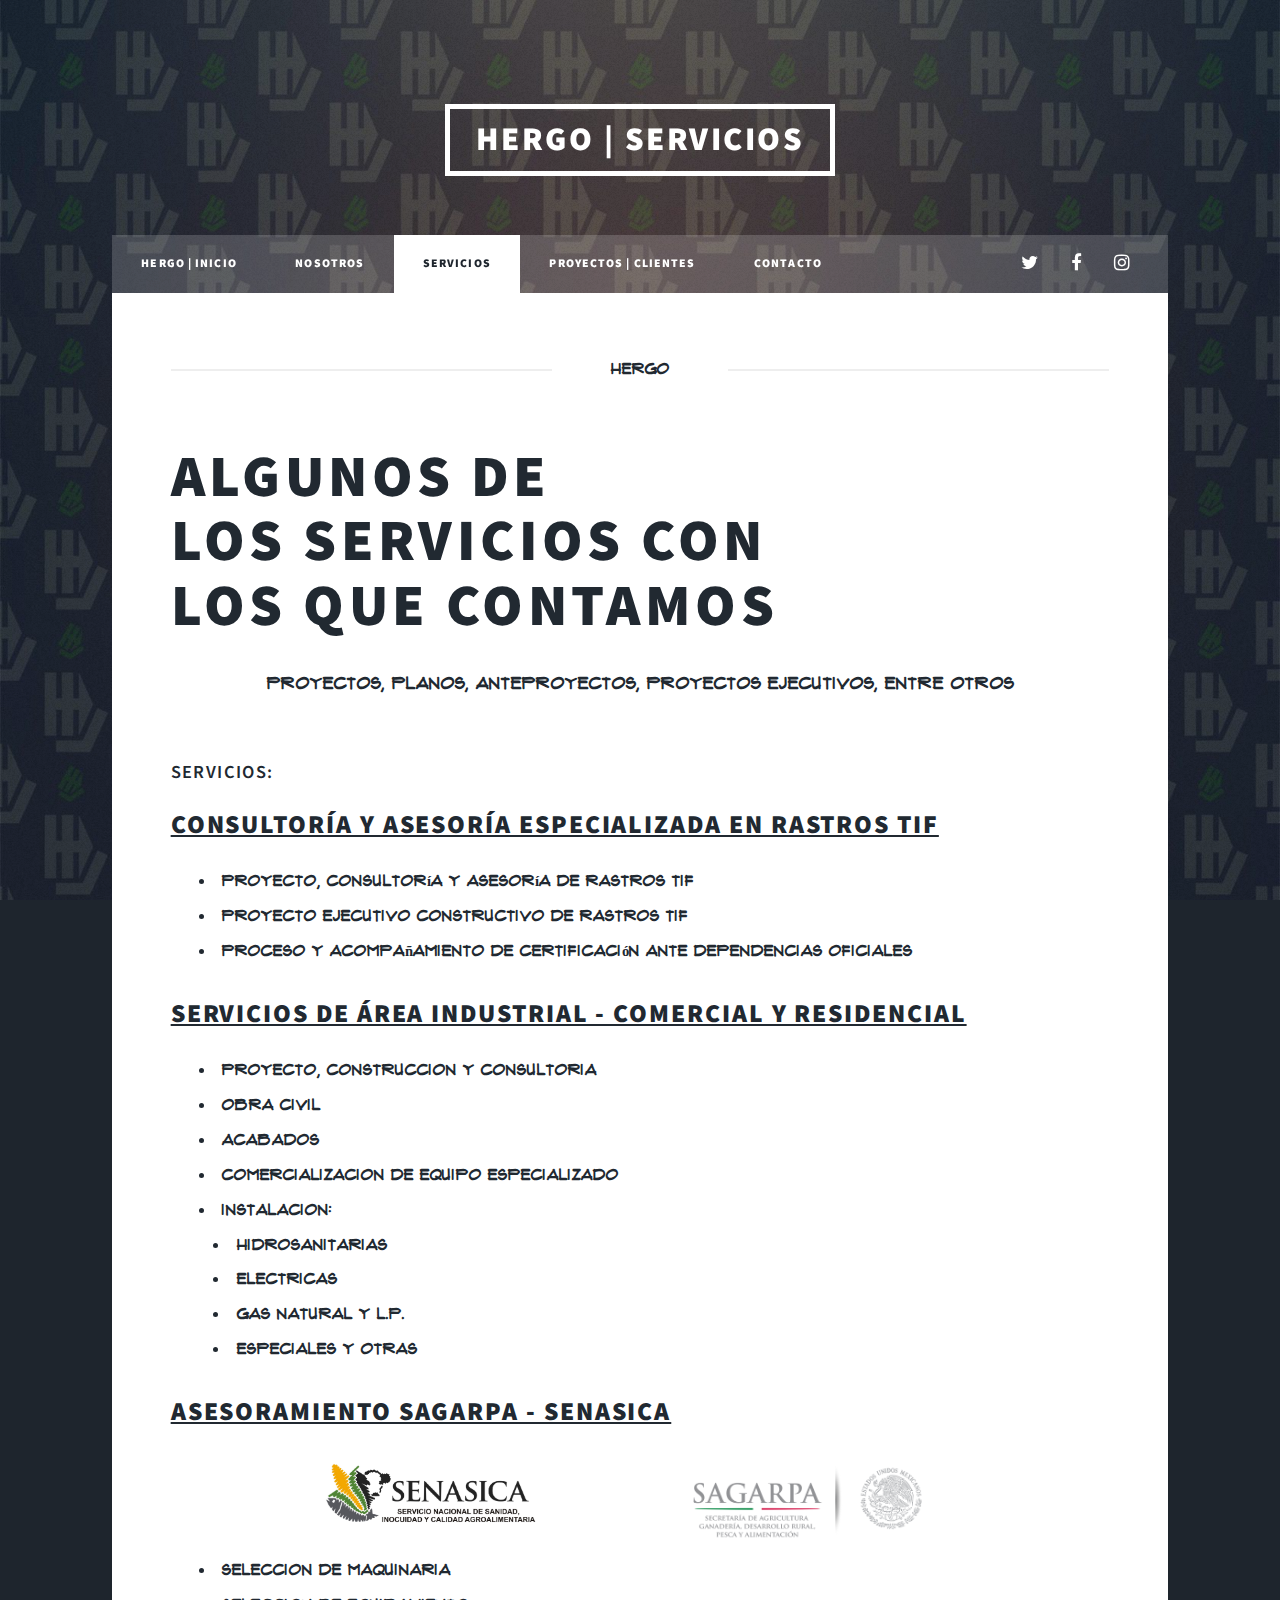
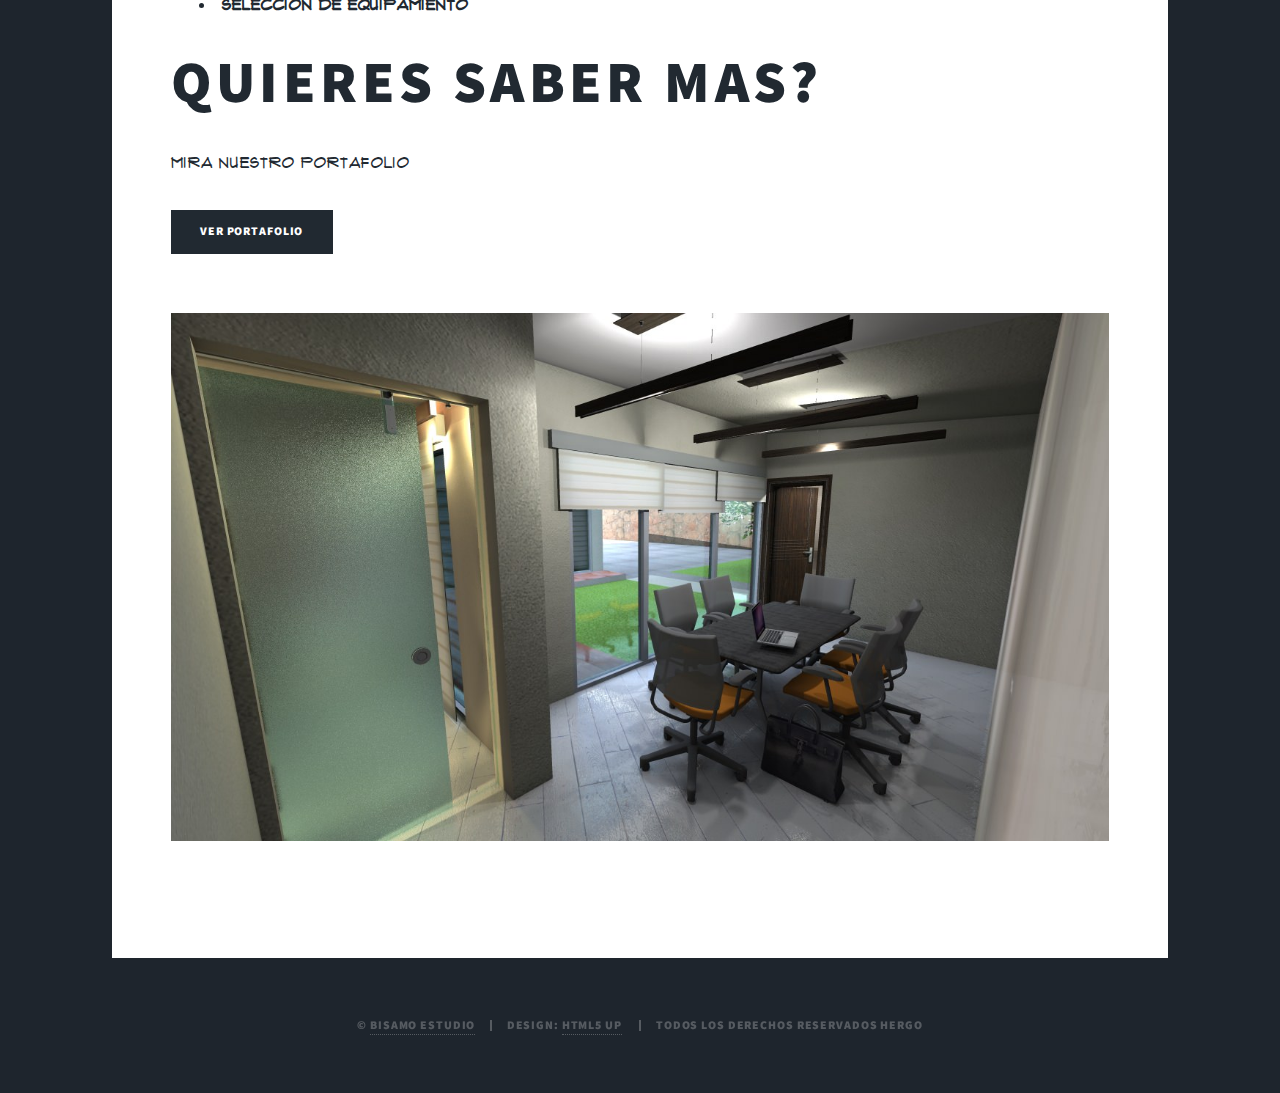
<file: servicios.html>
<!DOCTYPE HTML>
<!--
	Massively by HTML5 UP
	html5up.net | @ajlkn
	Free for personal and commercial use under the CCA 3.0 license (html5up.net/license)
    Modificada mejorada y adaptada BisaMO|estudio
-->
<html>
	<head>
		<title>Hergo Construcción / Servicios</title>
		<meta charset="utf-8" />
		<meta name="viewport" content="width=device-width, initial-scale=1, user-scalable=no" />
		<link rel="stylesheet" href="assets/css/main.css" />
		<noscript><link rel="stylesheet" href="assets/css/noscript.css" /></noscript>
	</head>
	<body class="is-loading">

		<!-- Wrapper -->
			<div id="wrapper">

				<!-- Header -->
					<header id="header">
						<a href="index.html" class="logo">HERGO | Servicios</a>
					</header>

				<!-- Nav -->
					<nav id="nav">
						<ul class="links">
							<li><a href="index.html">HERGO |  Inicio</a></li>
                            <li><a href="Nosotros.html">Nosotros</a></li>
							<li class="active"><a href="servicios.html">Servicios</a></li>
                            <li><a href="Proyectos.html">Proyectos | Clientes</a></li>
                            <li><a href="index.html#contacto">Contacto</a></li>
							
						</ul>
						<ul class="icons">
							<li><a href="#" class="icon fa-twitter"><span class="label">Twitter</span></a></li>
							<li><a href="#" class="icon fa-facebook"><span class="label">Facebook</span></a></li>
							<li><a href="#" class="icon fa-instagram"><span class="label">Instagram</span></a></li>
						</ul>
					</nav>

				<!-- Main -->
					<div id="main">

						<!-- Post -->
							<section class="post">
								<header class="major">
									<span class="date"><b>HERGO</b></span>
									<h1 id=especial>Algunos de<br> los servicios con <br> los que contamos</h1>
									<p><b>Proyectos, planos, anteproyectos, proyectos ejecutivos, entre otros</b></p>
								</header>
								<h3><b>Servicios:</b></h3>
									<dl>
										<h2><u>Consultoría y Asesoría Especializada en Rastros TIF</u></h2>
										<dd>
											<div id="">

											<ul><b>
												<li>Proyecto, consultoría y asesoría de Rastros TIF</li>
												<li>Proyecto Ejecutivo Constructivo de Rastros TIF</li>
												<li>Proceso y Acompañamiento de Certificación ante Dependencias Oficiales</li>
								            </b></ul>

										</div>
										</dd>
										<h2><u>Servicios de Área Industrial - Comercial y Residencial </u></h2>
										<dd>
											<div id="">
                                                    
											<ul>
											<b>
												<li>Proyecto, Construccion y Consultoria</li>
												<li>Obra Civil</li>
												<li>Acabados</li>
                                                <li>Comercializacion de Equipo Especializado</li>
                                                <li>Instalacion:</li>
                                                    <ul>
                                                        <li>Hidrosanitarias</li>
                                                        <li>Electricas</li>
                                                        <li>Gas Natural y L.P.</li>
                                                        <li>Especiales y Otras</li>
                                                    </ul>
                                                    
                                            </b>
								            </ul>

										</div>
										</dd>
										<h2><u>ASESORAMIENTO SAGARPA - SENASICA</u> </h2><img id="imalogo" src="images/LogoSenasica.jpg" alt="" /><img id="imalogo" src="images/SAGARPA_logo_2012.png" alt="" />
										<dd>
											<div id="">

											<ul><b>
												<li>Seleccion de maquinaria</li>
												<li>Seleccion de equipamiento</li>
								            </b></ul>

										</div>
										</dd>
									</dl>
									<h1>Quieres saber mas?</h1><p>Mira nuestro portafolio</p>
									<a href="Doc/CURRICULA%20HERGO%202017.pdf" target="_blank" class="button special">Ver Portafolio</a>
									<div class="image main"><img src="images/office2.jpeg" alt="" /></div>
									    
							</section>

					</div>

				<!-- Footer 
					<footer id="footer">
						<section>
							<form method="post" action="#">
								<div class="field">
									<label for="name">Name</label>
									<input type="text" name="name" id="name" />
								</div>
								<div class="field">
									<label for="email">Email</label>
									<input type="text" name="email" id="email" />
								</div>
								<div class="field">
									<label for="message">Message</label>
									<textarea name="message" id="message" rows="3"></textarea>
								</div>
								<ul class="actions">
									<li><input type="submit" value="Send Message" /></li>
								</ul>
							</form>
						</section>
						<section class="split contact">
							<section class="alt">
								<h3>Address</h3>
								<p>1234 Somewhere Road #87257<br />
								Nashville, TN 00000-0000</p>
							</section>
							<section>
								<h3>Phone</h3>
								<p><a href="#">(000) 000-0000</a></p>
							</section>
							<section>
								<h3>Email</h3>
								<p><a href="#">info@untitled.tld</a></p>
							</section>
							<section>
								<h3>Social</h3>
								<ul class="icons alt">
									<li><a href="#" class="icon alt fa-twitter"><span class="label">Twitter</span></a></li>
									<li><a href="#" class="icon alt fa-facebook"><span class="label">Facebook</span></a></li>
									<li><a href="#" class="icon alt fa-instagram"><span class="label">Instagram</span></a></li>
									<li><a href="#" class="icon alt fa-github"><span class="label">GitHub</span></a></li>
								</ul>
							</section>
						</section>
					</footer> -->

				<!-- Copyright -->
					<div id="copyright">
						<ul><li>&copy; <a href="">BiSaMo estudio</a></li><li>Design: <a href="">HTML5 UP</a></li>
                            <li>Todos los derechos reservados HERGO</li>
                        </ul>
					</div>
			</div>

		<!-- Scripts -->
			<script src="assets/js/jquery.min.js"></script>
			<script src="assets/js/jquery.scrollex.min.js"></script>
			<script src="assets/js/jquery.scrolly.min.js"></script>
			<script src="assets/js/skel.min.js"></script>
			<script src="assets/js/util.js"></script>
			<script src="assets/js/main.js"></script>

	</body>
</html>
</file>
<file: assets/css/main.css>
@import url(font-awesome.min.css);
@import url("https://fonts.googleapis.com/css?family=Merriweather:300,700,300italic,700italic|Source+Sans+Pro:900");
@import url('https://fonts.googleapis.com/css?family=Coming+Soon|Delius+Unicase|Happy+Monkey');

@font-face {
    font-family: "Flux";
    font-style: normal;
    font-weight: normal;
    src: local("local"), url("../fonts/Flux.ttf") format("truetype");
}

/*font-family: 'Flux', cursive;
font-family: 'Happy Monkey', cursive;
font-family: 'Coming Soon', cursive;*/



/*
	Massively by HTML5 UP
    Cool Edit by BisaMo|estudio
	html5up.net | @ajlkn
*/

/* Reset */

	html, body, div, span, applet, object, iframe, h1, h2, h3, h4, h5, h6, p, blockquote, pre, a, abbr, acronym, address, big, cite, code, del, dfn, em, img, ins, kbd, q, s, samp, small, strike, strong, sub, sup, tt, var, b, u, i, center, dl, dt, dd, ol, ul, li, fieldset, form, label, legend, table, caption, tbody, tfoot, thead, tr, th, td, article, aside, canvas, details, embed, figure, figcaption, footer, header, hgroup, menu, nav, output, ruby, section, summary, time, mark, audio, video {
		margin: 0;
		padding: 0;
		border: 0;
		font-size: 100%;
		font: inherit;
		vertical-align: baseline;
	}

	article, aside, details, figcaption, figure, footer, header, hgroup, menu, nav, section {
		display: block;
	}

	body {
		line-height: 1;
	}

	ol, ul {
		list-style: none;
	}

	blockquote, q {
		quotes: none;
	}

	blockquote:before, blockquote:after, q:before, q:after {
		content: '';
		content: none;
	}

	table {
		border-collapse: collapse;
		border-spacing: 0;
	}

	body {
		-webkit-text-size-adjust: none;
	}

/* Box Model */

	*, *:before, *:after {
		-moz-box-sizing: border-box;
		-webkit-box-sizing: border-box;
		box-sizing: border-box;
	}

/* Grid */

	.row {
		border-bottom: solid 1px transparent;
		-moz-box-sizing: border-box;
		-webkit-box-sizing: border-box;
		box-sizing: border-box;
	}

	.row > * {
		float: left;
		-moz-box-sizing: border-box;
		-webkit-box-sizing: border-box;
		box-sizing: border-box;
	}

	.row:after, .row:before {
		content: '';
		display: block;
		clear: both;
		height: 0;
	}

	.row.uniform > * > :first-child {
		margin-top: 0;
	}

	.row.uniform > * > :last-child {
		margin-bottom: 0;
	}

	.row.\30 \25 > * {
		padding: 0 0 0 0rem;
	}

	.row.\30 \25 {
		margin: 0 0 -1px 0rem;
	}

	.row.uniform.\30 \25 > * {
		padding: 0rem 0 0 0rem;
	}

	.row.uniform.\30 \25 {
		margin: 0rem 0 -1px 0rem;
	}

	.row > * {
		padding: 0 0 0 1.5rem;
	}

	.row {
		margin: 0 0 -1px -1.5rem;
	}

	.row.uniform > * {
		padding: 1.5rem 0 0 1.5rem;
	}

	.row.uniform {
		margin: -1.5rem 0 -1px -1.5rem;
	}

	.row.\32 00\25 > * {
		padding: 0 0 0 3rem;
	}

	.row.\32 00\25 {
		margin: 0 0 -1px -3rem;
	}

	.row.uniform.\32 00\25 > * {
		padding: 3rem 0 0 3rem;
	}

	.row.uniform.\32 00\25 {
		margin: -3rem 0 -1px -3rem;
	}

	.row.\31 50\25 > * {
		padding: 0 0 0 2.25rem;
	}

	.row.\31 50\25 {
		margin: 0 0 -1px -2.25rem;
	}

	.row.uniform.\31 50\25 > * {
		padding: 2.25rem 0 0 2.25rem;
	}

	.row.uniform.\31 50\25 {
		margin: -2.25rem 0 -1px -2.25rem;
	}

	.row.\35 0\25 > * {
		padding: 0 0 0 0.75rem;
	}

	.row.\35 0\25 {
		margin: 0 0 -1px -0.75rem;
	}

	.row.uniform.\35 0\25 > * {
		padding: 0.75rem 0 0 0.75rem;
	}

	.row.uniform.\35 0\25 {
		margin: -0.75rem 0 -1px -0.75rem;
	}

	.row.\32 5\25 > * {
		padding: 0 0 0 0.375rem;
	}

	.row.\32 5\25 {
		margin: 0 0 -1px -0.375rem;
	}

	.row.uniform.\32 5\25 > * {
		padding: 0.375rem 0 0 0.375rem;
	}

	.row.uniform.\32 5\25 {
		margin: -0.375rem 0 -1px -0.375rem;
	}

	.\31 2u, .\31 2u\24 {
		width: 100%;
		clear: none;
		margin-left: 0;
	}

	.\31 1u, .\31 1u\24 {
		width: 91.6666666667%;
		clear: none;
		margin-left: 0;
	}

	.\31 0u, .\31 0u\24 {
		width: 83.3333333333%;
		clear: none;
		margin-left: 0;
	}

	.\39 u, .\39 u\24 {
		width: 75%;
		clear: none;
		margin-left: 0;
	}

	.\38 u, .\38 u\24 {
		width: 66.6666666667%;
		clear: none;
		margin-left: 0;
	}

	.\37 u, .\37 u\24 {
		width: 58.3333333333%;
		clear: none;
		margin-left: 0;
	}

	.\36 u, .\36 u\24 {
		width: 50%;
		clear: none;
		margin-left: 0;
	}

	.\35 u, .\35 u\24 {
		width: 41.6666666667%;
		clear: none;
		margin-left: 0;
	}

	.\34 u, .\34 u\24 {
		width: 33.3333333333%;
		clear: none;
		margin-left: 0;
	}

	.\33 u, .\33 u\24 {
		width: 25%;
		clear: none;
		margin-left: 0;
	}

	.\32 u, .\32 u\24 {
		width: 16.6666666667%;
		clear: none;
		margin-left: 0;
	}

	.\31 u, .\31 u\24 {
		width: 8.3333333333%;
		clear: none;
		margin-left: 0;
	}

	.\31 2u\24 + *,
	.\31 1u\24 + *,
	.\31 0u\24 + *,
	.\39 u\24 + *,
	.\38 u\24 + *,
	.\37 u\24 + *,
	.\36 u\24 + *,
	.\35 u\24 + *,
	.\34 u\24 + *,
	.\33 u\24 + *,
	.\32 u\24 + *,
	.\31 u\24 + * {
		clear: left;
	}

	.\-11u {
		margin-left: 91.66667%;
	}

	.\-10u {
		margin-left: 83.33333%;
	}

	.\-9u {
		margin-left: 75%;
	}

	.\-8u {
		margin-left: 66.66667%;
	}

	.\-7u {
		margin-left: 58.33333%;
	}

	.\-6u {
		margin-left: 50%;
	}

	.\-5u {
		margin-left: 41.66667%;
	}

	.\-4u {
		margin-left: 33.33333%;
	}

	.\-3u {
		margin-left: 25%;
	}

	.\-2u {
		margin-left: 16.66667%;
	}

	.\-1u {
		margin-left: 8.33333%;
	}

	@media screen and (max-width: 1680px) {

		.row > * {
			padding: 0 0 0 1.5rem;
		}

		.row {
			margin: 0 0 -1px -1.5rem;
		}

		.row.uniform > * {
			padding: 1.5rem 0 0 1.5rem;
		}

		.row.uniform {
			margin: -1.5rem 0 -1px -1.5rem;
		}

		.row.\32 00\25 > * {
			padding: 0 0 0 3rem;
		}

		.row.\32 00\25 {
			margin: 0 0 -1px -3rem;
		}

		.row.uniform.\32 00\25 > * {
			padding: 3rem 0 0 3rem;
		}

		.row.uniform.\32 00\25 {
			margin: -3rem 0 -1px -3rem;
		}

		.row.\31 50\25 > * {
			padding: 0 0 0 2.25rem;
		}

		.row.\31 50\25 {
			margin: 0 0 -1px -2.25rem;
		}

		.row.uniform.\31 50\25 > * {
			padding: 2.25rem 0 0 2.25rem;
		}

		.row.uniform.\31 50\25 {
			margin: -2.25rem 0 -1px -2.25rem;
		}

		.row.\35 0\25 > * {
			padding: 0 0 0 0.75rem;
		}

		.row.\35 0\25 {
			margin: 0 0 -1px -0.75rem;
		}

		.row.uniform.\35 0\25 > * {
			padding: 0.75rem 0 0 0.75rem;
		}

		.row.uniform.\35 0\25 {
			margin: -0.75rem 0 -1px -0.75rem;
		}

		.row.\32 5\25 > * {
			padding: 0 0 0 0.375rem;
		}

		.row.\32 5\25 {
			margin: 0 0 -1px -0.375rem;
		}

		.row.uniform.\32 5\25 > * {
			padding: 0.375rem 0 0 0.375rem;
		}

		.row.uniform.\32 5\25 {
			margin: -0.375rem 0 -1px -0.375rem;
		}

		.\31 2u\28xlarge\29, .\31 2u\24\28xlarge\29 {
			width: 100%;
			clear: none;
			margin-left: 0;
		}

		.\31 1u\28xlarge\29, .\31 1u\24\28xlarge\29 {
			width: 91.6666666667%;
			clear: none;
			margin-left: 0;
		}

		.\31 0u\28xlarge\29, .\31 0u\24\28xlarge\29 {
			width: 83.3333333333%;
			clear: none;
			margin-left: 0;
		}

		.\39 u\28xlarge\29, .\39 u\24\28xlarge\29 {
			width: 75%;
			clear: none;
			margin-left: 0;
		}

		.\38 u\28xlarge\29, .\38 u\24\28xlarge\29 {
			width: 66.6666666667%;
			clear: none;
			margin-left: 0;
		}

		.\37 u\28xlarge\29, .\37 u\24\28xlarge\29 {
			width: 58.3333333333%;
			clear: none;
			margin-left: 0;
		}

		.\36 u\28xlarge\29, .\36 u\24\28xlarge\29 {
			width: 50%;
			clear: none;
			margin-left: 0;
		}

		.\35 u\28xlarge\29, .\35 u\24\28xlarge\29 {
			width: 41.6666666667%;
			clear: none;
			margin-left: 0;
		}

		.\34 u\28xlarge\29, .\34 u\24\28xlarge\29 {
			width: 33.3333333333%;
			clear: none;
			margin-left: 0;
		}

		.\33 u\28xlarge\29, .\33 u\24\28xlarge\29 {
			width: 25%;
			clear: none;
			margin-left: 0;
		}

		.\32 u\28xlarge\29, .\32 u\24\28xlarge\29 {
			width: 16.6666666667%;
			clear: none;
			margin-left: 0;
		}

		.\31 u\28xlarge\29, .\31 u\24\28xlarge\29 {
			width: 8.3333333333%;
			clear: none;
			margin-left: 0;
		}

		.\31 2u\24\28xlarge\29 + *,
		.\31 1u\24\28xlarge\29 + *,
		.\31 0u\24\28xlarge\29 + *,
		.\39 u\24\28xlarge\29 + *,
		.\38 u\24\28xlarge\29 + *,
		.\37 u\24\28xlarge\29 + *,
		.\36 u\24\28xlarge\29 + *,
		.\35 u\24\28xlarge\29 + *,
		.\34 u\24\28xlarge\29 + *,
		.\33 u\24\28xlarge\29 + *,
		.\32 u\24\28xlarge\29 + *,
		.\31 u\24\28xlarge\29 + * {
			clear: left;
		}

		.\-11u\28xlarge\29 {
			margin-left: 91.66667%;
		}

		.\-10u\28xlarge\29 {
			margin-left: 83.33333%;
		}

		.\-9u\28xlarge\29 {
			margin-left: 75%;
		}

		.\-8u\28xlarge\29 {
			margin-left: 66.66667%;
		}

		.\-7u\28xlarge\29 {
			margin-left: 58.33333%;
		}

		.\-6u\28xlarge\29 {
			margin-left: 50%;
		}

		.\-5u\28xlarge\29 {
			margin-left: 41.66667%;
		}

		.\-4u\28xlarge\29 {
			margin-left: 33.33333%;
		}

		.\-3u\28xlarge\29 {
			margin-left: 25%;
		}

		.\-2u\28xlarge\29 {
			margin-left: 16.66667%;
		}

		.\-1u\28xlarge\29 {
			margin-left: 8.33333%;
		}

	}

	@media screen and (max-width: 1280px) {

		.row > * {
			padding: 0 0 0 1.5rem;
		}

		.row {
			margin: 0 0 -1px -1.5rem;
		}

		.row.uniform > * {
			padding: 1.5rem 0 0 1.5rem;
		}

		.row.uniform {
			margin: -1.5rem 0 -1px -1.5rem;
		}

		.row.\32 00\25 > * {
			padding: 0 0 0 3rem;
		}

		.row.\32 00\25 {
			margin: 0 0 -1px -3rem;
		}

		.row.uniform.\32 00\25 > * {
			padding: 3rem 0 0 3rem;
		}

		.row.uniform.\32 00\25 {
			margin: -3rem 0 -1px -3rem;
		}

		.row.\31 50\25 > * {
			padding: 0 0 0 2.25rem;
		}

		.row.\31 50\25 {
			margin: 0 0 -1px -2.25rem;
		}

		.row.uniform.\31 50\25 > * {
			padding: 2.25rem 0 0 2.25rem;
		}

		.row.uniform.\31 50\25 {
			margin: -2.25rem 0 -1px -2.25rem;
		}

		.row.\35 0\25 > * {
			padding: 0 0 0 0.75rem;
		}

		.row.\35 0\25 {
			margin: 0 0 -1px -0.75rem;
		}

		.row.uniform.\35 0\25 > * {
			padding: 0.75rem 0 0 0.75rem;
		}

		.row.uniform.\35 0\25 {
			margin: -0.75rem 0 -1px -0.75rem;
		}

		.row.\32 5\25 > * {
			padding: 0 0 0 0.375rem;
		}

		.row.\32 5\25 {
			margin: 0 0 -1px -0.375rem;
		}

		.row.uniform.\32 5\25 > * {
			padding: 0.375rem 0 0 0.375rem;
		}

		.row.uniform.\32 5\25 {
			margin: -0.375rem 0 -1px -0.375rem;
		}

		.\31 2u\28large\29, .\31 2u\24\28large\29 {
			width: 100%;
			clear: none;
			margin-left: 0;
		}

		.\31 1u\28large\29, .\31 1u\24\28large\29 {
			width: 91.6666666667%;
			clear: none;
			margin-left: 0;
		}

		.\31 0u\28large\29, .\31 0u\24\28large\29 {
			width: 83.3333333333%;
			clear: none;
			margin-left: 0;
		}

		.\39 u\28large\29, .\39 u\24\28large\29 {
			width: 75%;
			clear: none;
			margin-left: 0;
		}

		.\38 u\28large\29, .\38 u\24\28large\29 {
			width: 66.6666666667%;
			clear: none;
			margin-left: 0;
		}

		.\37 u\28large\29, .\37 u\24\28large\29 {
			width: 58.3333333333%;
			clear: none;
			margin-left: 0;
		}

		.\36 u\28large\29, .\36 u\24\28large\29 {
			width: 50%;
			clear: none;
			margin-left: 0;
		}

		.\35 u\28large\29, .\35 u\24\28large\29 {
			width: 41.6666666667%;
			clear: none;
			margin-left: 0;
		}

		.\34 u\28large\29, .\34 u\24\28large\29 {
			width: 33.3333333333%;
			clear: none;
			margin-left: 0;
		}

		.\33 u\28large\29, .\33 u\24\28large\29 {
			width: 25%;
			clear: none;
			margin-left: 0;
		}

		.\32 u\28large\29, .\32 u\24\28large\29 {
			width: 16.6666666667%;
			clear: none;
			margin-left: 0;
		}

		.\31 u\28large\29, .\31 u\24\28large\29 {
			width: 8.3333333333%;
			clear: none;
			margin-left: 0;
		}

		.\31 2u\24\28large\29 + *,
		.\31 1u\24\28large\29 + *,
		.\31 0u\24\28large\29 + *,
		.\39 u\24\28large\29 + *,
		.\38 u\24\28large\29 + *,
		.\37 u\24\28large\29 + *,
		.\36 u\24\28large\29 + *,
		.\35 u\24\28large\29 + *,
		.\34 u\24\28large\29 + *,
		.\33 u\24\28large\29 + *,
		.\32 u\24\28large\29 + *,
		.\31 u\24\28large\29 + * {
			clear: left;
		}

		.\-11u\28large\29 {
			margin-left: 91.66667%;
		}

		.\-10u\28large\29 {
			margin-left: 83.33333%;
		}

		.\-9u\28large\29 {
			margin-left: 75%;
		}

		.\-8u\28large\29 {
			margin-left: 66.66667%;
		}

		.\-7u\28large\29 {
			margin-left: 58.33333%;
		}

		.\-6u\28large\29 {
			margin-left: 50%;
		}

		.\-5u\28large\29 {
			margin-left: 41.66667%;
		}

		.\-4u\28large\29 {
			margin-left: 33.33333%;
		}

		.\-3u\28large\29 {
			margin-left: 25%;
		}

		.\-2u\28large\29 {
			margin-left: 16.66667%;
		}

		.\-1u\28large\29 {
			margin-left: 8.33333%;
		}

	}

	@media screen and (max-width: 980px) {

		.row > * {
			padding: 0 0 0 1.5rem;
		}

		.row {
			margin: 0 0 -1px -1.5rem;
		}

		.row.uniform > * {
			padding: 1.5rem 0 0 1.5rem;
		}

		.row.uniform {
			margin: -1.5rem 0 -1px -1.5rem;
		}

		.row.\32 00\25 > * {
			padding: 0 0 0 3rem;
		}

		.row.\32 00\25 {
			margin: 0 0 -1px -3rem;
		}

		.row.uniform.\32 00\25 > * {
			padding: 3rem 0 0 3rem;
		}

		.row.uniform.\32 00\25 {
			margin: -3rem 0 -1px -3rem;
		}

		.row.\31 50\25 > * {
			padding: 0 0 0 2.25rem;
		}

		.row.\31 50\25 {
			margin: 0 0 -1px -2.25rem;
		}

		.row.uniform.\31 50\25 > * {
			padding: 2.25rem 0 0 2.25rem;
		}

		.row.uniform.\31 50\25 {
			margin: -2.25rem 0 -1px -2.25rem;
		}

		.row.\35 0\25 > * {
			padding: 0 0 0 0.75rem;
		}

		.row.\35 0\25 {
			margin: 0 0 -1px -0.75rem;
		}

		.row.uniform.\35 0\25 > * {
			padding: 0.75rem 0 0 0.75rem;
		}

		.row.uniform.\35 0\25 {
			margin: -0.75rem 0 -1px -0.75rem;
		}

		.row.\32 5\25 > * {
			padding: 0 0 0 0.375rem;
		}

		.row.\32 5\25 {
			margin: 0 0 -1px -0.375rem;
		}

		.row.uniform.\32 5\25 > * {
			padding: 0.375rem 0 0 0.375rem;
		}

		.row.uniform.\32 5\25 {
			margin: -0.375rem 0 -1px -0.375rem;
		}

		.\31 2u\28medium\29, .\31 2u\24\28medium\29 {
			width: 100%;
			clear: none;
			margin-left: 0;
		}

		.\31 1u\28medium\29, .\31 1u\24\28medium\29 {
			width: 91.6666666667%;
			clear: none;
			margin-left: 0;
		}

		.\31 0u\28medium\29, .\31 0u\24\28medium\29 {
			width: 83.3333333333%;
			clear: none;
			margin-left: 0;
		}

		.\39 u\28medium\29, .\39 u\24\28medium\29 {
			width: 75%;
			clear: none;
			margin-left: 0;
		}

		.\38 u\28medium\29, .\38 u\24\28medium\29 {
			width: 66.6666666667%;
			clear: none;
			margin-left: 0;
		}

		.\37 u\28medium\29, .\37 u\24\28medium\29 {
			width: 58.3333333333%;
			clear: none;
			margin-left: 0;
		}

		.\36 u\28medium\29, .\36 u\24\28medium\29 {
			width: 50%;
			clear: none;
			margin-left: 0;
		}

		.\35 u\28medium\29, .\35 u\24\28medium\29 {
			width: 41.6666666667%;
			clear: none;
			margin-left: 0;
		}

		.\34 u\28medium\29, .\34 u\24\28medium\29 {
			width: 33.3333333333%;
			clear: none;
			margin-left: 0;
		}

		.\33 u\28medium\29, .\33 u\24\28medium\29 {
			width: 25%;
			clear: none;
			margin-left: 0;
		}

		.\32 u\28medium\29, .\32 u\24\28medium\29 {
			width: 16.6666666667%;
			clear: none;
			margin-left: 0;
		}

		.\31 u\28medium\29, .\31 u\24\28medium\29 {
			width: 8.3333333333%;
			clear: none;
			margin-left: 0;
		}

		.\31 2u\24\28medium\29 + *,
		.\31 1u\24\28medium\29 + *,
		.\31 0u\24\28medium\29 + *,
		.\39 u\24\28medium\29 + *,
		.\38 u\24\28medium\29 + *,
		.\37 u\24\28medium\29 + *,
		.\36 u\24\28medium\29 + *,
		.\35 u\24\28medium\29 + *,
		.\34 u\24\28medium\29 + *,
		.\33 u\24\28medium\29 + *,
		.\32 u\24\28medium\29 + *,
		.\31 u\24\28medium\29 + * {
			clear: left;
		}

		.\-11u\28medium\29 {
			margin-left: 91.66667%;
		}

		.\-10u\28medium\29 {
			margin-left: 83.33333%;
		}

		.\-9u\28medium\29 {
			margin-left: 75%;
		}

		.\-8u\28medium\29 {
			margin-left: 66.66667%;
		}

		.\-7u\28medium\29 {
			margin-left: 58.33333%;
		}

		.\-6u\28medium\29 {
			margin-left: 50%;
		}

		.\-5u\28medium\29 {
			margin-left: 41.66667%;
		}

		.\-4u\28medium\29 {
			margin-left: 33.33333%;
		}

		.\-3u\28medium\29 {
			margin-left: 25%;
		}

		.\-2u\28medium\29 {
			margin-left: 16.66667%;
		}

		.\-1u\28medium\29 {
			margin-left: 8.33333%;
		}

	}

	@media screen and (max-width: 736px) {

		.row > * {
			padding: 0 0 0 1.5rem;
		}

		.row {
			margin: 0 0 -1px -1.5rem;
		}

		.row.uniform > * {
			padding: 1.5rem 0 0 1.5rem;
		}

		.row.uniform {
			margin: -1.5rem 0 -1px -1.5rem;
		}

		.row.\32 00\25 > * {
			padding: 0 0 0 3rem;
		}

		.row.\32 00\25 {
			margin: 0 0 -1px -3rem;
		}

		.row.uniform.\32 00\25 > * {
			padding: 3rem 0 0 3rem;
		}

		.row.uniform.\32 00\25 {
			margin: -3rem 0 -1px -3rem;
		}

		.row.\31 50\25 > * {
			padding: 0 0 0 2.25rem;
		}

		.row.\31 50\25 {
			margin: 0 0 -1px -2.25rem;
		}

		.row.uniform.\31 50\25 > * {
			padding: 2.25rem 0 0 2.25rem;
		}

		.row.uniform.\31 50\25 {
			margin: -2.25rem 0 -1px -2.25rem;
		}

		.row.\35 0\25 > * {
			padding: 0 0 0 0.75rem;
		}

		.row.\35 0\25 {
			margin: 0 0 -1px -0.75rem;
		}

		.row.uniform.\35 0\25 > * {
			padding: 0.75rem 0 0 0.75rem;
		}

		.row.uniform.\35 0\25 {
			margin: -0.75rem 0 -1px -0.75rem;
		}

		.row.\32 5\25 > * {
			padding: 0 0 0 0.375rem;
		}

		.row.\32 5\25 {
			margin: 0 0 -1px -0.375rem;
		}

		.row.uniform.\32 5\25 > * {
			padding: 0.375rem 0 0 0.375rem;
		}

		.row.uniform.\32 5\25 {
			margin: -0.375rem 0 -1px -0.375rem;
		}

		.\31 2u\28small\29, .\31 2u\24\28small\29 {
			width: 100%;
			clear: none;
			margin-left: 0;
		}

		.\31 1u\28small\29, .\31 1u\24\28small\29 {
			width: 91.6666666667%;
			clear: none;
			margin-left: 0;
		}

		.\31 0u\28small\29, .\31 0u\24\28small\29 {
			width: 83.3333333333%;
			clear: none;
			margin-left: 0;
		}

		.\39 u\28small\29, .\39 u\24\28small\29 {
			width: 75%;
			clear: none;
			margin-left: 0;
		}

		.\38 u\28small\29, .\38 u\24\28small\29 {
			width: 66.6666666667%;
			clear: none;
			margin-left: 0;
		}

		.\37 u\28small\29, .\37 u\24\28small\29 {
			width: 58.3333333333%;
			clear: none;
			margin-left: 0;
		}

		.\36 u\28small\29, .\36 u\24\28small\29 {
			width: 50%;
			clear: none;
			margin-left: 0;
		}

		.\35 u\28small\29, .\35 u\24\28small\29 {
			width: 41.6666666667%;
			clear: none;
			margin-left: 0;
		}

		.\34 u\28small\29, .\34 u\24\28small\29 {
			width: 33.3333333333%;
			clear: none;
			margin-left: 0;
		}

		.\33 u\28small\29, .\33 u\24\28small\29 {
			width: 25%;
			clear: none;
			margin-left: 0;
		}

		.\32 u\28small\29, .\32 u\24\28small\29 {
			width: 16.6666666667%;
			clear: none;
			margin-left: 0;
		}

		.\31 u\28small\29, .\31 u\24\28small\29 {
			width: 8.3333333333%;
			clear: none;
			margin-left: 0;
		}

		.\31 2u\24\28small\29 + *,
		.\31 1u\24\28small\29 + *,
		.\31 0u\24\28small\29 + *,
		.\39 u\24\28small\29 + *,
		.\38 u\24\28small\29 + *,
		.\37 u\24\28small\29 + *,
		.\36 u\24\28small\29 + *,
		.\35 u\24\28small\29 + *,
		.\34 u\24\28small\29 + *,
		.\33 u\24\28small\29 + *,
		.\32 u\24\28small\29 + *,
		.\31 u\24\28small\29 + * {
			clear: left;
		}

		.\-11u\28small\29 {
			margin-left: 91.66667%;
		}

		.\-10u\28small\29 {
			margin-left: 83.33333%;
		}

		.\-9u\28small\29 {
			margin-left: 75%;
		}

		.\-8u\28small\29 {
			margin-left: 66.66667%;
		}

		.\-7u\28small\29 {
			margin-left: 58.33333%;
		}

		.\-6u\28small\29 {
			margin-left: 50%;
		}

		.\-5u\28small\29 {
			margin-left: 41.66667%;
		}

		.\-4u\28small\29 {
			margin-left: 33.33333%;
		}

		.\-3u\28small\29 {
			margin-left: 25%;
		}

		.\-2u\28small\29 {
			margin-left: 16.66667%;
		}

		.\-1u\28small\29 {
			margin-left: 8.33333%;
		}

	}

	@media screen and (max-width: 480px) {

		.row > * {
			padding: 0 0 0 1.5rem;
		}

		.row {
			margin: 0 0 -1px -1.5rem;
		}

		.row.uniform > * {
			padding: 1.5rem 0 0 1.5rem;
		}

		.row.uniform {
			margin: -1.5rem 0 -1px -1.5rem;
		}

		.row.\32 00\25 > * {
			padding: 0 0 0 3rem;
		}

		.row.\32 00\25 {
			margin: 0 0 -1px -3rem;
		}

		.row.uniform.\32 00\25 > * {
			padding: 3rem 0 0 3rem;
		}

		.row.uniform.\32 00\25 {
			margin: -3rem 0 -1px -3rem;
		}

		.row.\31 50\25 > * {
			padding: 0 0 0 2.25rem;
		}

		.row.\31 50\25 {
			margin: 0 0 -1px -2.25rem;
		}

		.row.uniform.\31 50\25 > * {
			padding: 2.25rem 0 0 2.25rem;
		}

		.row.uniform.\31 50\25 {
			margin: -2.25rem 0 -1px -2.25rem;
		}

		.row.\35 0\25 > * {
			padding: 0 0 0 0.75rem;
		}

		.row.\35 0\25 {
			margin: 0 0 -1px -0.75rem;
		}

		.row.uniform.\35 0\25 > * {
			padding: 0.75rem 0 0 0.75rem;
		}

		.row.uniform.\35 0\25 {
			margin: -0.75rem 0 -1px -0.75rem;
		}

		.row.\32 5\25 > * {
			padding: 0 0 0 0.375rem;
		}

		.row.\32 5\25 {
			margin: 0 0 -1px -0.375rem;
		}

		.row.uniform.\32 5\25 > * {
			padding: 0.375rem 0 0 0.375rem;
		}

		.row.uniform.\32 5\25 {
			margin: -0.375rem 0 -1px -0.375rem;
		}

		.\31 2u\28xsmall\29, .\31 2u\24\28xsmall\29 {
			width: 100%;
			clear: none;
			margin-left: 0;
		}

		.\31 1u\28xsmall\29, .\31 1u\24\28xsmall\29 {
			width: 91.6666666667%;
			clear: none;
			margin-left: 0;
		}

		.\31 0u\28xsmall\29, .\31 0u\24\28xsmall\29 {
			width: 83.3333333333%;
			clear: none;
			margin-left: 0;
		}

		.\39 u\28xsmall\29, .\39 u\24\28xsmall\29 {
			width: 75%;
			clear: none;
			margin-left: 0;
		}

		.\38 u\28xsmall\29, .\38 u\24\28xsmall\29 {
			width: 66.6666666667%;
			clear: none;
			margin-left: 0;
		}

		.\37 u\28xsmall\29, .\37 u\24\28xsmall\29 {
			width: 58.3333333333%;
			clear: none;
			margin-left: 0;
		}

		.\36 u\28xsmall\29, .\36 u\24\28xsmall\29 {
			width: 50%;
			clear: none;
			margin-left: 0;
		}

		.\35 u\28xsmall\29, .\35 u\24\28xsmall\29 {
			width: 41.6666666667%;
			clear: none;
			margin-left: 0;
		}

		.\34 u\28xsmall\29, .\34 u\24\28xsmall\29 {
			width: 33.3333333333%;
			clear: none;
			margin-left: 0;
		}

		.\33 u\28xsmall\29, .\33 u\24\28xsmall\29 {
			width: 25%;
			clear: none;
			margin-left: 0;
		}

		.\32 u\28xsmall\29, .\32 u\24\28xsmall\29 {
			width: 16.6666666667%;
			clear: none;
			margin-left: 0;
		}

		.\31 u\28xsmall\29, .\31 u\24\28xsmall\29 {
			width: 8.3333333333%;
			clear: none;
			margin-left: 0;
		}

		.\31 2u\24\28xsmall\29 + *,
		.\31 1u\24\28xsmall\29 + *,
		.\31 0u\24\28xsmall\29 + *,
		.\39 u\24\28xsmall\29 + *,
		.\38 u\24\28xsmall\29 + *,
		.\37 u\24\28xsmall\29 + *,
		.\36 u\24\28xsmall\29 + *,
		.\35 u\24\28xsmall\29 + *,
		.\34 u\24\28xsmall\29 + *,
		.\33 u\24\28xsmall\29 + *,
		.\32 u\24\28xsmall\29 + *,
		.\31 u\24\28xsmall\29 + * {
			clear: left;
		}

		.\-11u\28xsmall\29 {
			margin-left: 91.66667%;
		}

		.\-10u\28xsmall\29 {
			margin-left: 83.33333%;
		}

		.\-9u\28xsmall\29 {
			margin-left: 75%;
		}

		.\-8u\28xsmall\29 {
			margin-left: 66.66667%;
		}

		.\-7u\28xsmall\29 {
			margin-left: 58.33333%;
		}

		.\-6u\28xsmall\29 {
			margin-left: 50%;
		}

		.\-5u\28xsmall\29 {
			margin-left: 41.66667%;
		}

		.\-4u\28xsmall\29 {
			margin-left: 33.33333%;
		}

		.\-3u\28xsmall\29 {
			margin-left: 25%;
		}

		.\-2u\28xsmall\29 {
			margin-left: 16.66667%;
		}

		.\-1u\28xsmall\29 {
			margin-left: 8.33333%;
		}

	}

	@media screen and (max-width: 360px) {

		.row > * {
			padding: 0 0 0 1.5rem;
		}

		.row {
			margin: 0 0 -1px -1.5rem;
		}

		.row.uniform > * {
			padding: 1.5rem 0 0 1.5rem;
		}

		.row.uniform {
			margin: -1.5rem 0 -1px -1.5rem;
		}

		.row.\32 00\25 > * {
			padding: 0 0 0 3rem;
		}

		.row.\32 00\25 {
			margin: 0 0 -1px -3rem;
		}

		.row.uniform.\32 00\25 > * {
			padding: 3rem 0 0 3rem;
		}

		.row.uniform.\32 00\25 {
			margin: -3rem 0 -1px -3rem;
		}

		.row.\31 50\25 > * {
			padding: 0 0 0 2.25rem;
		}

		.row.\31 50\25 {
			margin: 0 0 -1px -2.25rem;
		}

		.row.uniform.\31 50\25 > * {
			padding: 2.25rem 0 0 2.25rem;
		}

		.row.uniform.\31 50\25 {
			margin: -2.25rem 0 -1px -2.25rem;
		}

		.row.\35 0\25 > * {
			padding: 0 0 0 0.75rem;
		}

		.row.\35 0\25 {
			margin: 0 0 -1px -0.75rem;
		}

		.row.uniform.\35 0\25 > * {
			padding: 0.75rem 0 0 0.75rem;
		}

		.row.uniform.\35 0\25 {
			margin: -0.75rem 0 -1px -0.75rem;
		}

		.row.\32 5\25 > * {
			padding: 0 0 0 0.375rem;
		}

		.row.\32 5\25 {
			margin: 0 0 -1px -0.375rem;
		}

		.row.uniform.\32 5\25 > * {
			padding: 0.375rem 0 0 0.375rem;
		}

		.row.uniform.\32 5\25 {
			margin: -0.375rem 0 -1px -0.375rem;
		}

		.\31 2u\28xxsmall\29, .\31 2u\24\28xxsmall\29 {
			width: 100%;
			clear: none;
			margin-left: 0;
		}

		.\31 1u\28xxsmall\29, .\31 1u\24\28xxsmall\29 {
			width: 91.6666666667%;
			clear: none;
			margin-left: 0;
		}

		.\31 0u\28xxsmall\29, .\31 0u\24\28xxsmall\29 {
			width: 83.3333333333%;
			clear: none;
			margin-left: 0;
		}

		.\39 u\28xxsmall\29, .\39 u\24\28xxsmall\29 {
			width: 75%;
			clear: none;
			margin-left: 0;
		}

		.\38 u\28xxsmall\29, .\38 u\24\28xxsmall\29 {
			width: 66.6666666667%;
			clear: none;
			margin-left: 0;
		}

		.\37 u\28xxsmall\29, .\37 u\24\28xxsmall\29 {
			width: 58.3333333333%;
			clear: none;
			margin-left: 0;
		}

		.\36 u\28xxsmall\29, .\36 u\24\28xxsmall\29 {
			width: 50%;
			clear: none;
			margin-left: 0;
		}

		.\35 u\28xxsmall\29, .\35 u\24\28xxsmall\29 {
			width: 41.6666666667%;
			clear: none;
			margin-left: 0;
		}

		.\34 u\28xxsmall\29, .\34 u\24\28xxsmall\29 {
			width: 33.3333333333%;
			clear: none;
			margin-left: 0;
		}

		.\33 u\28xxsmall\29, .\33 u\24\28xxsmall\29 {
			width: 25%;
			clear: none;
			margin-left: 0;
		}

		.\32 u\28xxsmall\29, .\32 u\24\28xxsmall\29 {
			width: 16.6666666667%;
			clear: none;
			margin-left: 0;
		}

		.\31 u\28xxsmall\29, .\31 u\24\28xxsmall\29 {
			width: 8.3333333333%;
			clear: none;
			margin-left: 0;
		}

		.\31 2u\24\28xxsmall\29 + *,
		.\31 1u\24\28xxsmall\29 + *,
		.\31 0u\24\28xxsmall\29 + *,
		.\39 u\24\28xxsmall\29 + *,
		.\38 u\24\28xxsmall\29 + *,
		.\37 u\24\28xxsmall\29 + *,
		.\36 u\24\28xxsmall\29 + *,
		.\35 u\24\28xxsmall\29 + *,
		.\34 u\24\28xxsmall\29 + *,
		.\33 u\24\28xxsmall\29 + *,
		.\32 u\24\28xxsmall\29 + *,
		.\31 u\24\28xxsmall\29 + * {
			clear: left;
		}

		.\-11u\28xxsmall\29 {
			margin-left: 91.66667%;
		}

		.\-10u\28xxsmall\29 {
			margin-left: 83.33333%;
		}

		.\-9u\28xxsmall\29 {
			margin-left: 75%;
		}

		.\-8u\28xxsmall\29 {
			margin-left: 66.66667%;
		}

		.\-7u\28xxsmall\29 {
			margin-left: 58.33333%;
		}

		.\-6u\28xxsmall\29 {
			margin-left: 50%;
		}

		.\-5u\28xxsmall\29 {
			margin-left: 41.66667%;
		}

		.\-4u\28xxsmall\29 {
			margin-left: 33.33333%;
		}

		.\-3u\28xxsmall\29 {
			margin-left: 25%;
		}

		.\-2u\28xxsmall\29 {
			margin-left: 16.66667%;
		}

		.\-1u\28xxsmall\29 {
			margin-left: 8.33333%;
		}

	}

/* Basic */

	@-ms-viewport {
		width: device-width;
	}

	body {
		-ms-overflow-style: scrollbar;
	}

	@media screen and (max-width: 480px) {

		html, body {
			min-width: 320px;
		}

	}

	body {
		background-color: #1e252d;
	}

		body.is-loading *, body.is-loading *:before, body.is-loading *:after {
			-moz-animation: none !important;
			-webkit-animation: none !important;
			-ms-animation: none !important;
			animation: none !important;
			-moz-transition: none !important;
			-webkit-transition: none !important;
			-ms-transition: none !important;
			transition: none !important;
		}

/* Type */

	html {
		font-size: 16pt;
	}

		@media screen and (max-width: 1680px) {

			html {
				font-size: 12pt;
			}

		}

		@media screen and (max-width: 1280px) {

			html {
				font-size: 11pt;
			}

		}

		@media screen and (max-width: 360px) {

			html {
				font-size: 10pt;
			}

		}

	body {
		color: #212931;
	}

	body, input, select, textarea {
		font-family: 'Flux' ;
		font-weight: 300;
		font-size: 1rem;
		line-height: 2.375;
	}

	a {
		-moz-transition: color 0.2s ease-in-out, background-color 0.2s ease-in-out, border-color 0.2s ease-in-out, box-shadow 0.2s ease-in-out;
		-webkit-transition: color 0.2s ease-in-out, background-color 0.2s ease-in-out, border-color 0.2s ease-in-out, box-shadow 0.2s ease-in-out;
		-ms-transition: color 0.2s ease-in-out, background-color 0.2s ease-in-out, border-color 0.2s ease-in-out, box-shadow 0.2s ease-in-out;
		transition: color 0.2s ease-in-out, background-color 0.2s ease-in-out, border-color 0.2s ease-in-out, box-shadow 0.2s ease-in-out;
		border-bottom: dotted 1px;
		text-decoration: none;
	}

		a:hover {
			border-bottom-color: transparent;
		}

	strong, b {
		font-weight: 600;
	}

	em, i {
		font-style: ;
	}

	p {
		text-align: justify;
		margin: 0 0 2rem 0;
	}

	h1, h2, h3, h4, h5, h6 {
		font-family: "Source Sans Pro", Helvetica, sans-serif;
		font-weight: 900;
		line-height: 1.5;
		letter-spacing: 0.075em;
		text-transform: uppercase;
		margin: 0 0 1rem 0;
	}

		h1 a, h2 a, h3 a, h4 a, h5 a, h6 a {
			border-bottom: 0;
			color: inherit;
			text-decoration: none;
		}

	h1 {
		font-size: 4rem;
		line-height: 1.1;
		margin: 0 0 2rem 0;
	}

	h2 {
		font-size: 1.75rem;
		line-height: 1.3;
		margin: 0 0 1.5rem 0;
	}

	h3 {
		font-size: 1.25rem;
		margin: 0 0 1.5rem 0;
	}

	h4 {
		font-size: 1rem;
	}

	h5 {
		font-size: 0.9rem;
	}

	h6 {
		font-size: 0.8rem;
	}

	sub {
		font-size: 0.8rem;
		position: relative;
		top: 0.5rem;
	}

	sup {
		font-size: 0.8rem;
		position: relative;
		top: -0.5rem;
	}

	blockquote {
		border-left: solid 4px;
		font-style: ;
		margin: 0 0 2rem 0;
		padding: 0.5rem 0 0.5rem 2rem;
	}

	code {
		border: solid 2px;
		font-family: "Courier New", monospace;
		font-size: 0.9rem;
		margin: 0 0.25rem;
		padding: 0.25rem 0.65rem;
	}

	pre {
		-webkit-overflow-scrolling: touch;
		font-family: "Courier New", monospace;
		font-size: 0.9rem;
		margin: 0 0 2rem 0;
	}

		pre code {
			display: block;
			line-height: 1.75;
			padding: 1rem 1.5rem;
			overflow-x: auto;
		}

	hr {
		border: 0;
		border-bottom: solid 2px;
		margin: 3rem 0;
	}

		hr.major {
			margin: 5rem 0;
		}

	.align-left {
		text-align: left;
	}

	.align-center {
		text-align: center;
	}

	.align-right {
		text-align: right;
	}

	input, select, textarea {
		color: #212931;
	}

	a {
		color: #212931;
		border-bottom-color: rgba(33, 41, 49, 0.5);
	}

		a:hover {
			border-bottom-color: transparent;
			color: #18bfef !important;
		}

	strong, b {
		color: #212931;
	}

	h1, h2, h3, h4, h5, h6 {
		color: #212931;
	}

	blockquote {
		border-left-color: #eeeeee;
	}

	code {
		background: rgba(220, 220, 220, 0.25);
		border-color: #eeeeee;
	}

	hr {
		border-bottom-color: #eeeeee;
	}

/* Box */

	.box {
		border: solid 2px;
		margin-bottom: 2rem;
		padding: 1.5rem;
	}

		.box > :last-child,
		.box > :last-child > :last-child,
		.box > :last-child > :last-child > :last-child {
			margin-bottom: 0;
		}

		.box.alt {
			border: 0;
			border-radius: 0;
			padding: 0;
		}

	.box {
		border-color: #eeeeee;
	}

/* Button */

	input[type="submit"],
	input[type="reset"],
	input[type="button"],
	button,
	.button {
		-moz-appearance: none;
		-webkit-appearance: none;
		-ms-appearance: none;
		appearance: none;
		-moz-transition: background-color 0.2s ease-in-out, box-shadow 0.2s ease-in-out, color 0.2s ease-in-out;
		-webkit-transition: background-color 0.2s ease-in-out, box-shadow 0.2s ease-in-out, color 0.2s ease-in-out;
		-ms-transition: background-color 0.2s ease-in-out, box-shadow 0.2s ease-in-out, color 0.2s ease-in-out;
		transition: background-color 0.2s ease-in-out, box-shadow 0.2s ease-in-out, color 0.2s ease-in-out;
		border: 0;
		cursor: pointer;
		display: inline-block;
		font-family: "Source Sans Pro", Helvetica, sans-serif;
		font-size: 0.8rem;
		font-weight: 900;
		letter-spacing: 0.075em;
		height: 3rem;
		line-height: 3rem;
		padding: 0 2rem;
		text-align: center;
		text-decoration: none;
		text-transform: uppercase;
		white-space: nowrap;
	}

		input[type="submit"].icon:before,
		input[type="reset"].icon:before,
		input[type="button"].icon:before,
		button.icon:before,
		.button.icon:before {
			margin-right: 0.5rem;
		}

		input[type="submit"].icon.solo,
		input[type="reset"].icon.solo,
		input[type="button"].icon.solo,
		button.icon.solo,
		.button.icon.solo {
			position: relative;
			width: 4rem;
			height: 4rem;
			line-height: 4rem;
			border-radius: 4rem;
			text-indent: 4rem;
			overflow: hidden;
			padding: 0;
			white-space: nowrap;
		}

			input[type="submit"].icon.solo:before,
			input[type="reset"].icon.solo:before,
			input[type="button"].icon.solo:before,
			button.icon.solo:before,
			.button.icon.solo:before {
				position: absolute;
				display: block;
				top: 0;
				left: 0;
				width: inherit;
				height: inherit;
				line-height: inherit;
				font-size: 1.25rem;
				margin-right: 0;
				text-align: center;
				text-indent: 0;
			}

		input[type="submit"].fit,
		input[type="reset"].fit,
		input[type="button"].fit,
		button.fit,
		.button.fit {
			display: block;
			margin: 0 0 1rem 0;
			width: 100%;
		}

		input[type="submit"].small,
		input[type="reset"].small,
		input[type="button"].small,
		button.small,
		.button.small {
			font-size: 0.7rem;
			height: 2.5rem;
			line-height: 2.5rem;
			padding: 0 1.5rem;
		}

		input[type="submit"].big,
		input[type="reset"].big,
		input[type="button"].big,
		button.big,
		.button.big {
			font-size: 0.9rem;
			height: 3.5rem;
			line-height: 3.5rem;
			padding: 0 2.75rem;
		}

		@media screen and (max-width: 980px) {

			input[type="submit"],
			input[type="reset"],
			input[type="button"],
			button,
			.button {
				font-size: 0.9rem;
				height: 3.25rem;
				line-height: 3.25rem;
			}

				input[type="submit"].big,
				input[type="reset"].big,
				input[type="button"].big,
				button.big,
				.button.big {
					font-size: 1rem;
					height: 3.75rem;
					line-height: 3.75rem;
				}

		}

		input[type="submit"].disabled, input[type="submit"]:disabled,
		input[type="reset"].disabled,
		input[type="reset"]:disabled,
		input[type="button"].disabled,
		input[type="button"]:disabled,
		button.disabled,
		button:disabled,
		.button.disabled,
		.button:disabled {
			-moz-pointer-events: none;
			-webkit-pointer-events: none;
			-ms-pointer-events: none;
			pointer-events: none;
			opacity: 0.25;
		}

	input[type="submit"],
	input[type="reset"],
	input[type="button"],
	button,
	.button {
		background-color: transparent;
		box-shadow: inset 0 0 0 2px #212931;
		color: #212931 !important;
	}

		input[type="submit"]:hover,
		input[type="reset"]:hover,
		input[type="button"]:hover,
		button:hover,
		.button:hover {
			box-shadow: inset 0 0 0 2px #18bfef;
			color: #18bfef !important;
		}

		input[type="submit"].special,
		input[type="reset"].special,
		input[type="button"].special,
		button.special,
		.button.special {
			background-color: #212931;
			box-shadow: none;
			color: #ffffff !important;
		}

			input[type="submit"].special:hover,
			input[type="reset"].special:hover,
			input[type="button"].special:hover,
			button.special:hover,
			.button.special:hover {
				background-color: #18bfef;
			}

/* Form */

	form {
		display: -moz-flex;
		display: -webkit-flex;
		display: -ms-flex;
		display: flex;
		-moz-flex-wrap: wrap;
		-webkit-flex-wrap: wrap;
		-ms-flex-wrap: wrap;
		flex-wrap: wrap;
		width: calc(100% + 3rem);
		margin: -1.5rem 0 2rem -1.5rem;
	}

		form > .field {
			-moz-flex-grow: 0;
			-webkit-flex-grow: 0;
			-ms-flex-grow: 0;
			flex-grow: 0;
			-moz-flex-shrink: 0;
			-webkit-flex-shrink: 0;
			-ms-flex-shrink: 0;
			flex-shrink: 0;
			padding: 1.5rem 0 0 1.5rem;
			width: calc(100% - 1.5rem);
		}

			form > .field.half {
				width: calc(50% - 0.75rem);
			}

			form > .field.third {
				width: calc(100%/3 - 0.5rem);
			}

			form > .field.quarter {
				width: calc(25% - 0.375rem);
			}

		form > .actions {
			-moz-flex-grow: 0;
			-webkit-flex-grow: 0;
			-ms-flex-grow: 0;
			flex-grow: 0;
			-moz-flex-shrink: 1;
			-webkit-flex-shrink: 1;
			-ms-flex-shrink: 1;
			flex-shrink: 1;
			margin: 1.875rem 0 0 1.5rem !important;
			width: calc(100% - 3rem);
		}

		form.alt {
			display: block;
			width: 100%;
			margin: 0 0 2rem 0;
		}

			form.alt > .actions {
				margin: 0 0 2rem 0;
				width: 100%;
			}

		@media screen and (max-width: 480px) {

			form {
				width: calc(100% + 3rem);
				margin: -1.5rem 0 2rem -1.5rem;
			}

				form > .field {
					padding: 1.5rem 0 0 1.5rem;
					width: calc(100% - 1.5rem);
				}

					form > .field.half {
						width: calc(100% - 1.5rem);
					}

					form > .field.third {
						width: calc(100% - 1.5rem);
					}

					form > .field.quarter {
						width: calc(100% - 1.5rem);
					}

				form > .actions {
					margin: 1.5rem 0 0 1.5rem;
					width: calc(100% - 3rem);
				}

		}

	label {
		display: block;
		font-family: "Source Sans Pro", Helvetica, sans-serif;
		font-weight: 900;
		line-height: 1.5;
		letter-spacing: 0.075em;
		font-size: 0.8rem;
		text-transform: uppercase;
		margin: 0 0 0.75rem 0;
	}

		@media screen and (max-width: 980px) {

			label {
				font-size: 0.9rem;
			}

		}

	input[type="text"],
	input[type="password"],
	input[type="email"],
	select,
	textarea {
		-moz-appearance: none;
		-webkit-appearance: none;
		-ms-appearance: none;
		appearance: none;
		background: transparent;
		border: solid 2px;
		color: inherit;
		display: block;
		outline: 0;
		padding: 0 1rem;
		text-decoration: none;
		width: 100%;
	}

		input[type="text"]:invalid,
		input[type="password"]:invalid,
		input[type="email"]:invalid,
		select:invalid,
		textarea:invalid {
			box-shadow: none;
		}

	.select-wrapper {
		text-decoration: none;
		display: block;
		position: relative;
	}

		.select-wrapper:before {
			-moz-osx-font-smoothing: grayscale;
			-webkit-font-smoothing: antialiased;
			font-family: FontAwesome;
			font-style: normal;
			font-weight: normal;
			text-transform: none !important;
		}

		.select-wrapper:before {
			content: '\f078';
			display: block;
			height: 3rem;
			line-height: 3rem;
			pointer-events: none;
			position: absolute;
			right: 0;
			text-align: center;
			top: 0;
			width: 3rem;
		}

		.select-wrapper select::-ms-expand {
			display: none;
		}

	input[type="text"],
	input[type="password"],
	input[type="email"],
	select {
		height: 3rem;
	}

	textarea {
		padding: 0.75rem 1rem;
	}

	input[type="checkbox"],
	input[type="radio"] {
		-moz-appearance: none;
		-webkit-appearance: none;
		-ms-appearance: none;
		appearance: none;
		display: block;
		float: left;
		margin-right: -2rem;
		opacity: 0;
		width: 1rem;
		z-index: -1;
	}

		input[type="checkbox"] + label,
		input[type="radio"] + label {
			text-decoration: none;
			cursor: pointer;
			display: inline-block;
			font-size: 1rem;
			letter-spacing: 0;
			font-family: 'Flux' ;
			text-transform: none;
			font-weight: 300;
			padding-left: 2.8rem;
			padding-right: 1rem;
			position: relative;
		}

			input[type="checkbox"] + label:before,
			input[type="radio"] + label:before {
				-moz-osx-font-smoothing: grayscale;
				-webkit-font-smoothing: antialiased;
				font-family: FontAwesome;
				font-style: normal;
				font-weight: normal;
				text-transform: none !important;
			}

			input[type="checkbox"] + label:before,
			input[type="radio"] + label:before {
				border: solid 2px;
				content: '';
				display: inline-block;
				height: 1.8rem;
				left: 0;
				line-height: 1.725rem;
				position: absolute;
				text-align: center;
				top: -0.125rem;
				width: 1.8rem;
			}

		input[type="checkbox"]:checked + label:before,
		input[type="radio"]:checked + label:before {
			content: '\f00c';
		}

	input[type="radio"] + label:before {
		border-radius: 100%;
	}

	::-webkit-input-placeholder {
		opacity: 1.0;
	}

	:-moz-placeholder {
		opacity: 1.0;
	}

	::-moz-placeholder {
		opacity: 1.0;
	}

	:-ms-input-placeholder {
		opacity: 1.0;
	}

	.formerize-placeholder {
		opacity: 1.0;
	}

	label {
		color: #212931;
	}

	input[type="text"],
	input[type="password"],
	input[type="email"],
	select,
	textarea {
		border-color: #eeeeee;
	}

		input[type="text"]:focus,
		input[type="password"]:focus,
		input[type="email"]:focus,
		select:focus,
		textarea:focus {
			border-color: #18bfef;
		}

	select option {
		background-color: #ffffff;
		color: #212931;
	}

	.select-wrapper:before {
		color: #eeeeee;
	}

	input[type="checkbox"] + label,
	input[type="radio"] + label {
		color: #212931;
	}

		input[type="checkbox"] + label:before,
		input[type="radio"] + label:before {
			border-color: #eeeeee;
		}

	input[type="checkbox"]:checked + label:before,
	input[type="radio"]:checked + label:before {
		background-color: #212931;
		border-color: #212931;
		color: #ffffff;
	}

	input[type="checkbox"]:focus + label:before,
	input[type="radio"]:focus + label:before {
		border-color: #18bfef;
	}

	::-webkit-input-placeholder {
		color: #909498 !important;
	}

	:-moz-placeholder {
		color: #909498 !important;
	}

	::-moz-placeholder {
		color: #909498 !important;
	}

	:-ms-input-placeholder {
		color: #909498 !important;
	}

	.formerize-placeholder {
		color: #909498 !important;
	}

/* Icon */

	.icon {
		text-decoration: none;
		border-bottom: none;
		position: relative;
	}

		.icon:before {
			-moz-osx-font-smoothing: grayscale;
			-webkit-font-smoothing: antialiased;
			font-family: FontAwesome;
			font-style: normal;
			font-weight: normal;
			text-transform: none !important;
		}

		.icon > .label {
			display: none;
		}

/* Image */

	.image {
		border: 0;
		display: inline-block;
		position: relative;
	}

		.image img {
			display: block;
		}

		.image.left, .image.right {
			max-width: 40%;
		}

			.image.left img, .image.right img {
				width: 100%;
			}

		.image.left {
			float: left;
			margin: 0 2rem 2rem 0;
			top: 0.75rem;
		}

		.image.right {
			float: right;
			margin: 0 0 2rem 2rem;
			top: 0.75rem;
		}

		.image.fit {
			display: block;
			margin: 2.5rem 0;
			width: 100%;
		}

			.image.fit:first-child {
				margin-top: 0;
			}

			.image.fit img {
				width: 100%;
			}

		.image.main {
			display: block;
			margin: 4rem 0;
			width: 100%;
		}

			.image.main:first-child {
				margin-top: 0;
			}

			.image.main img {
				width: 100%;
			}

		@media screen and (max-width: 736px) {

			.image.fit {
				margin: 2rem 0;
			}

			.image.main {
				margin: 2rem 0;
			}

		}

	a.image {
		overflow: hidden;
	}

		a.image img {
			-moz-transition: -moz-transform 0.2s ease-out;
			-webkit-transition: -webkit-transform 0.2s ease-out;
			-ms-transition: -ms-transform 0.2s ease-out;
			transition: transform 0.2s ease-out;
		}

		a.image:hover img {
			-moz-transform: scale(1.05);
			-webkit-transform: scale(1.05);
			-ms-transform: scale(1.05);
			transform: scale(1.05);
		}

/* List */

	ol {
		list-style: decimal;
		margin: 0 0 2rem 0;
		padding-left: 1.25rem;
	}

		ol li {
			padding-left: 0.25rem;
		}

	ul {
		list-style: disc;
		margin: 0 0 2rem 0;
		padding-left: 1rem;
	}

		ul li {
			padding-left: 0.5rem;
		}

		ul.divided {
			list-style: none;
			padding-left: 0;
		}

			ul.divided li {
				border-top: solid 1px;
				padding: 0.5rem 0;
			}

				ul.divided li:first-child {
					border-top: 0;
					padding-top: 0;
				}

		ul.icons {
			cursor: default;
			list-style: none;
			padding-left: 0;
		}

			ul.icons li {
				display: inline-block;
				padding: 0 0.5rem 0 0;
				vertical-align: middle;
			}

				ul.icons li:last-child {
					padding-right: 0;
				}

				ul.icons li .icon:before {
					width: 2.25rem;
					height: 2.25rem;
					line-height: 2.25rem;
					display: inline-block;
					text-align: center;
					border-radius: 100%;
					font-size: 1.25rem;
				}

			ul.icons.alt li .icon:before {
				-moz-transition: color 0.2s ease-in-out, background-color 0.2s ease-in-out, border-color 0.2s ease-in-out, box-shadow 0.2s ease-in-out;
				-webkit-transition: color 0.2s ease-in-out, background-color 0.2s ease-in-out, border-color 0.2s ease-in-out, box-shadow 0.2s ease-in-out;
				-ms-transition: color 0.2s ease-in-out, background-color 0.2s ease-in-out, border-color 0.2s ease-in-out, box-shadow 0.2s ease-in-out;
				transition: color 0.2s ease-in-out, background-color 0.2s ease-in-out, border-color 0.2s ease-in-out, box-shadow 0.2s ease-in-out;
				font-size: 1rem;
			}

		ul.actions {
			cursor: default;
			list-style: none;
			padding-left: 0;
		}

			ul.actions li {
				display: inline-block;
				padding: 0 1rem 0 0;
				vertical-align: middle;
			}

				ul.actions li:last-child {
					padding-right: 0;
				}

			ul.actions.small li {
				padding: 0 0.5rem 0 0;
			}

			ul.actions.vertical li {
				display: block;
				padding: 1rem 0 0 0;
			}

				ul.actions.vertical li:first-child {
					padding-top: 0;
				}

				ul.actions.vertical li > * {
					margin-bottom: 0;
				}

			ul.actions.vertical.small li {
				padding: 0.5rem 0 0 0;
			}

				ul.actions.vertical.small li:first-child {
					padding-top: 0;
				}

			ul.actions.fit {
				display: table;
				margin-left: -1rem;
				padding: 0;
				table-layout: fixed;
				width: calc(100% + 1rem);
			}

				ul.actions.fit li {
					display: table-cell;
					padding: 0 0 0 1rem;
				}

					ul.actions.fit li > * {
						margin-bottom: 0;
					}

				ul.actions.fit.small {
					margin-left: -0.5rem;
					width: calc(100% + 0.5rem);
				}

					ul.actions.fit.small li {
						padding: 0 0 0 0.5rem;
					}

			@media screen and (max-width: 480px) {

				ul.actions {
					margin: 0 0 2rem 0;
				}

					ul.actions li {
						padding: 1rem 0 0 0;
						display: block;
						text-align: center;
						width: 100%;
					}

						ul.actions li:first-child {
							padding-top: 0;
						}

						ul.actions li > * {
							width: 100%;
							margin: 0 !important;
						}

							ul.actions li > *.icon:before {
								margin-left: -2rem;
							}

					ul.actions.small li {
						padding: 0.5rem 0 0 0;
					}

						ul.actions.small li:first-child {
							padding-top: 0;
						}

			}

	dl {
		margin: 0 0 2rem 0;
	}

		dl dt {
			display: block;
			font-weight: 600;
			margin: 0 0 1rem 0;
		}

		dl dd {
			margin-left: 2rem;
		}

	ul.divided li {
		border-top-color: #eeeeee;
	}

	ul.icons li a.icon:hover:before {
		color: #18bfef;
	}

	ul.icons.alt li .icon:before {
		box-shadow: inset 0 0 0 2px #eeeeee;
	}

	ul.icons.alt li a.icon:hover:before {
		box-shadow: inset 0 0 0 2px #18bfef;
	}

/* Section/Article */

	section.special, article.special {
		text-align: center;
	}

	header {
		cursor: default;
	}

		header > .date {
			display: block;
			font-size: 0.8rem;
			height: 1;
			margin: 0 0 1rem 0;
			position: relative;
		}

		header > p {
			font-style: ;
		}

		header > h1 + p {
			font-size: 1.1rem;
			margin-top: -0.5rem;
			line-height: 2;
		}

		header > h2 + p {
			font-size: 1rem;
			margin-top: -0.75rem;
		}

		header > h3 + p {
			font-size: 0.9rem;
			margin-top: -0.75rem;
		}

		header > h4 + p {
			font-size: 0.8rem;
			margin-top: -0.75rem;
		}

		header.major {
			margin: 0 0 4rem 0;
			text-align: center;
		}

			header.major > :last-child {
				margin-bottom: 0;
			}

			header.major > p {
				margin-top: 0;
				text-align: center;
			}

			header.major > .date {
				font-size: 1rem;
				margin: 0 0 4rem 0;
			}

				header.major > .date:before, header.major > .date:after {
					content: '';
					display: block;
					position: absolute;
					top: 50%;
					width: calc(50% - 6rem);
					border-top: solid 2px;
				}

				header.major > .date:before {
					left: 0;
				}

				header.major > .date:after {
					right: 0;
				}

		@media screen and (max-width: 980px) {

			header br {
				display: none;
			}

		}

		@media screen and (max-width: 736px) {

			header.major {
				margin: 0 0 2rem 0;
			}

		}

	header.major .date:before, header.major .date:after {
		border-top-color: #eeeeee;
	}

/* Table */

	.table-wrapper {
		-webkit-overflow-scrolling: touch;
		overflow-x: auto;
	}

	table {
		margin: 0 0 2rem 0;
		width: 100%;
	}

		table tbody tr {
			border: solid 1px;
			border-left: 0;
			border-right: 0;
		}

		table td {
			padding: 0.75rem 0.75rem;
		}

		table th {
			font-family: "Source Sans Pro", Helvetica, sans-serif;
			font-size: 0.8rem;
			font-weight: 900;
			letter-spacing: 0.075em;
			line-height: 1.5;
			padding: 0 0.75rem 0.75rem 0.75rem;
			text-align: left;
			text-transform: uppercase;
		}

			@media screen and (max-width: 980px) {

				table th {
					font-size: 0.9rem;
				}

			}

		table thead {
			border-bottom: solid 2px;
		}

		table tfoot {
			border-top: solid 2px;
		}

		table.alt {
			border-collapse: separate;
		}

			table.alt tbody tr td {
				border: solid 1px;
				border-left-width: 0;
				border-top-width: 0;
			}

				table.alt tbody tr td:first-child {
					border-left-width: 1px;
				}

			table.alt tbody tr:first-child td {
				border-top-width: 1px;
			}

			table.alt thead {
				border-bottom: 0;
			}

			table.alt tfoot {
				border-top: 0;
			}

	table tbody tr {
		border-color: #eeeeee;
	}

		table tbody tr:nth-child(2n + 1) {
			background-color: rgba(220, 220, 220, 0.25);
		}

	table th {
		color: #212931;
	}

	table thead {
		border-bottom-color: #eeeeee;
	}

	table tfoot {
		border-top-color: #eeeeee;
	}

	table.alt tbody tr td {
		border-color: #eeeeee;
	}

/* Pagination */

	.pagination {
		display: inline-flex;
		-moz-user-select: none;
		-webkit-user-select: none;
		-ms-user-select: none;
		user-select: none;
		cursor: default;
		list-style: none;
		margin: 0 0 2rem 2px;
		padding: 0;
	}

		.pagination a, .pagination span {
			-moz-transition: background-color 0.2s ease-in-out, border-color 0.2s ease-in-out, box-shadow 0.2s ease-in-out, color 0.2s ease-in-out;
			-webkit-transition: background-color 0.2s ease-in-out, border-color 0.2s ease-in-out, box-shadow 0.2s ease-in-out, color 0.2s ease-in-out;
			-ms-transition: background-color 0.2s ease-in-out, border-color 0.2s ease-in-out, box-shadow 0.2s ease-in-out, color 0.2s ease-in-out;
			transition: background-color 0.2s ease-in-out, border-color 0.2s ease-in-out, box-shadow 0.2s ease-in-out, color 0.2s ease-in-out;
			border: solid 2px;
			display: inline-block;
			font-family: "Source Sans Pro", Helvetica, sans-serif;
			font-size: 0.8rem;
			font-weight: 900;
			height: 3rem;
			letter-spacing: 0.075em;
			line-height: calc(3rem - 4px);
			margin-left: -2px;
			min-width: 3rem;
			position: relative;
			text-align: center;
			text-decoration: none;
			text-transform: uppercase;
		}

		.pagination .next, .pagination .previous {
			text-decoration: none;
			padding: 0 1.75rem;
		}

			.pagination .next:before, .pagination .previous:before {
				-moz-osx-font-smoothing: grayscale;
				-webkit-font-smoothing: antialiased;
				font-family: FontAwesome;
				font-style: normal;
				font-weight: normal;
				text-transform: none !important;
			}

			.pagination .next:before, .pagination .previous:before {
				display: inline-block;
				color: inherit !important;
			}

		.pagination .previous:before {
			content: '\f104';
			margin-right: 0.9375em;
		}

		.pagination .next:before {
			content: '\f105';
			float: right;
			margin-left: 0.9375em;
		}

		@media screen and (max-width: 980px) {

			.pagination a, .pagination span {
				font-size: 0.9rem;
			}

		}

		@media screen and (max-width: 480px) {

			.pagination .page, .pagination .extra {
				display: none;
			}

		}

	.pagination a, .pagination span {
		border-color: #eeeeee;
	}

	.pagination a {
		color: #212931 !important;
	}

		.pagination a:hover {
			color: #18bfef !important;
			border-color: #18bfef;
			z-index: 1;
		}

			.pagination a:hover + a, .pagination a:hover + span {
				border-left-color: #18bfef;
			}

		.pagination a.active {
			background-color: #eeeeee;
		}

	.pagination span {
		color: #eeeeee;
	}

/* Wrapper */

	#wrapper {
		-moz-transition: opacity 0.5s ease;
		-webkit-transition: opacity 0.5s ease;
		-ms-transition: opacity 0.5s ease;
		transition: opacity 0.5s ease;
		position: relative;
		z-index: 1;
		overflow: hidden;
	}

		#wrapper > .bg {
			position: absolute;
			top: 0;
			left: 0;
			width: 100%;
			height: 100%;
			background-color: #212931;
			background-image: url("../../images/overlay.png"), linear-gradient(0deg, rgba(0, 0, 0, 0.1), rgba(0, 0, 0, 0.1)), url("../../images/bg2.jpg");
			background-size: auto,								auto,														100% auto;
			background-position: center,								center,														top center;
			background-repeat: repeat,								no-repeat,													no-repeat;
			background-attachment: scroll,								scroll,														scroll;
			z-index: -1;
		}

			#wrapper > .bg.fixed {
				position: fixed;
				width: 100vw;
				height: 100vh;
			}

		#wrapper.fade-in:before {
			-moz-pointer-events: none;
			-webkit-pointer-events: none;
			-ms-pointer-events: none;
			pointer-events: none;
			-moz-transition: opacity 1s ease-in-out;
			-webkit-transition: opacity 1s ease-in-out;
			-ms-transition: opacity 1s ease-in-out;
			transition: opacity 1s ease-in-out;
			-moz-transition-delay: 0.75s;
			-webkit-transition-delay: 0.75s;
			-ms-transition-delay: 0.75s;
			transition-delay: 0.75s;
			background: #1e252d;
			content: '';
			display: block;
			height: 100%;
			left: 0;
			opacity: 0;
			position: fixed;
			top: 0;
			width: 100%;
		}

		body.is-loading #wrapper.fade-in:before {
			opacity: 1;
		}

		@media screen and (orientation: portrait) {

			#wrapper > .bg {
				background-size: auto,								auto,														auto 175%;
			}

		}

/* Intro */

	#intro {
		color: #ffffff;
		padding: 8rem 4rem 6rem 4rem ;
		-moz-align-items: center;
		-webkit-align-items: center;
		-ms-align-items: center;
		align-items: center;
		display: -moz-flex;
		display: -webkit-flex;
		display: -ms-flex;
		display: flex;
		-moz-flex-direction: column;
		-webkit-flex-direction: column;
		-ms-flex-direction: column;
		flex-direction: column;
		-moz-justify-content: -moz-flex-end;
		-webkit-justify-content: -webkit-flex-end;
		-ms-justify-content: -ms-flex-end;
		justify-content: flex-end;
		-moz-transition: opacity 1s ease, -moz-transform 1s ease;
		-webkit-transition: opacity 1s ease, -webkit-transform 1s ease;
		-ms-transition: opacity 1s ease, -ms-transform 1s ease;
		transition: opacity 1s ease, transform 1s ease;
		position: relative;
		cursor: default;
		text-align: center;
		z-index: 1;
		min-height: 100vh;
	}

		#intro input, #intro select, #intro textarea {
			color: #ffffff;
		}

		#intro a {
			color: #ffffff;
			border-bottom-color: rgba(255, 255, 255, 0.5);
		}

			#intro a:hover {
				border-bottom-color: transparent;
				color: #18bfef !important;
			}

		#intro strong, #intro b {
			color: #ffffff;
		}

		#intro h1, #intro h2, #intro h3, #intro h4, #intro h5, #intro h6 {
			color: #ffffff;
		}

		#intro blockquote {
			border-left-color: #ffffff;
		}

		#intro code {
			background: rgba(255, 255, 255, 0.075);
			border-color: #ffffff;
		}

		#intro hr {
			border-bottom-color: #ffffff;
		}

		#intro input[type="submit"],
		#intro input[type="reset"],
		#intro input[type="button"],
		#intro button,
		#intro .button {
			background-color: transparent;
			box-shadow: inset 0 0 0 2px #ffffff;
			color: #ffffff !important;
		}

			#intro input[type="submit"]:hover,
			#intro input[type="reset"]:hover,
			#intro input[type="button"]:hover,
			#intro button:hover,
			#intro .button:hover {
				box-shadow: inset 0 0 0 2px #18bfef;
				color: #18bfef !important;
			}

			#intro input[type="submit"].special,
			#intro input[type="reset"].special,
			#intro input[type="button"].special,
			#intro button.special,
			#intro .button.special {
				background-color: #ffffff;
				box-shadow: none;
				color: #1e252d !important;
			}

				#intro input[type="submit"].special:hover,
				#intro input[type="reset"].special:hover,
				#intro input[type="button"].special:hover,
				#intro button.special:hover,
				#intro .button.special:hover {
					background-color: #18bfef;
				}

		#intro h1 {
			font-size: 5rem;
			line-height: 1;
		}

		#intro p {
			font-size: 1.25rem;
			font-style: ;
			margin-top: -0.25rem;
			text-align: center;
		}

		#intro + #header {
			margin-top: -20rem;
		}

			#intro + #header .logo {
				-moz-transform: translateY(2rem);
				-webkit-transform: translateY(2rem);
				-ms-transform: translateY(2rem);
				transform: translateY(2rem);
				opacity: 0;
				visibility: hidden;
			}

		#intro.hidden {
			-moz-pointer-events: none;
			-webkit-pointer-events: none;
			-ms-pointer-events: none;
			pointer-events: none;
			-moz-transform: translateY(2rem);
			-webkit-transform: translateY(2rem);
			-ms-transform: translateY(2rem);
			transform: translateY(2rem);
			-moz-transition: opacity 0.5s ease, -moz-transform 0.5s ease, visibility 0.5s;
			-webkit-transition: opacity 0.5s ease, -webkit-transform 0.5s ease, visibility 0.5s;
			-ms-transition: opacity 0.5s ease, -ms-transform 0.5s ease, visibility 0.5s;
			transition: opacity 0.5s ease, transform 0.5s ease, visibility 0.5s;
			opacity: 0;
			visibility: hidden;
		}

			#intro.hidden + #header .logo {
				-moz-transform: translateY(0);
				-webkit-transform: translateY(0);
				-ms-transform: translateY(0);
				transform: translateY(0);
				opacity: 1;
				visibility: visible;
			}

		body.is-loading #intro {
			-moz-transform: translateY(2rem);
			-webkit-transform: translateY(2rem);
			-ms-transform: translateY(2rem);
			transform: translateY(2rem);
			opacity: 0;
		}

			body.is-loading #intro:not(.hidden) + #header + #nav {
				-moz-transform: translateY(4rem);
				-webkit-transform: translateY(4rem);
				-ms-transform: translateY(4rem);
				transform: translateY(4rem);
				opacity: 0;
			}

		@media screen and (max-width: 980px) {

			#intro {
				padding: 4rem 4rem 2rem 4rem ;
				min-height: 90vh;
			}

				#intro p br {
					display: none;
				}

				#intro + #header {
					margin-top: -14rem;
				}

		}

		@media screen and (max-width: 736px) {

			#intro {
				padding: 3rem 2rem 1rem 2rem ;
				min-height: 80vh;
			}

				#intro h1 {
					font-size: 3.25rem;
					line-height: 1.1;
					margin-bottom: 1rem;
				}

				#intro p {
					font-size: 1rem;
					margin-top: 0rem;
				}

				#intro .actions {
					display: none;
				}

		}

/* Header */

	#header {
		color: #ffffff;
		-moz-align-items: center;
		-webkit-align-items: center;
		-ms-align-items: center;
		align-items: center;
		display: -moz-flex;
		display: -webkit-flex;
		display: -ms-flex;
		display: flex;
		-moz-flex-direction: column;
		-webkit-flex-direction: column;
		-ms-flex-direction: column;
		flex-direction: column;
		-moz-justify-content: -moz-flex-end;
		-webkit-justify-content: -webkit-flex-end;
		-ms-justify-content: -ms-flex-end;
		justify-content: flex-end;
		-moz-pointer-events: none;
		-webkit-pointer-events: none;
		-ms-pointer-events: none;
		pointer-events: none;
		-moz-user-select: none;
		-webkit-user-select: none;
		-ms-user-select: none;
		user-select: none;
		height: 20rem;
		padding-bottom: 8rem;
		position: relative;
		text-align: center;
		z-index: 2;
	}

		#header input, #header select, #header textarea {
			color: #ffffff;
		}

		#header a {
			color: #ffffff;
			border-bottom-color: rgba(255, 255, 255, 0.5);
		}

			#header a:hover {
				border-bottom-color: transparent;
				color: #18bfef !important;
			}

		#header strong, #header b {
			color: #ffffff;
		}

		#header h1, #header h2, #header h3, #header h4, #header h5, #header h6 {
			color: #ffffff;
		}

		#header blockquote {
			border-left-color: #ffffff;
		}

		#header code {
			background: rgba(255, 255, 255, 0.075);
			border-color: #ffffff;
		}

		#header hr {
			border-bottom-color: #ffffff;
		}

		#header .logo {
			-moz-transition: border-color 0.2s ease-in-out, color 0.2s ease-in-out, opacity 0.5s ease, -moz-transform 0.5s ease, visibility 0.5s;
			-webkit-transition: border-color 0.2s ease-in-out, color 0.2s ease-in-out, opacity 0.5s ease, -webkit-transform 0.5s ease, visibility 0.5s;
			-ms-transition: border-color 0.2s ease-in-out, color 0.2s ease-in-out, opacity 0.5s ease, -ms-transform 0.5s ease, visibility 0.5s;
			transition: border-color 0.2s ease-in-out, color 0.2s ease-in-out, opacity 0.5s ease, transform 0.5s ease, visibility 0.5s;
			-moz-pointer-events: auto;
			-webkit-pointer-events: auto;
			-ms-pointer-events: auto;
			pointer-events: auto;
			border-style: solid;
			border-color: #ffffff;
			border-width: 5px !important;
			font-family: "Source Sans Pro", Helvetica, sans-serif;
			font-size: 2.25rem;
			font-weight: 900;
			letter-spacing: 0.075em;
			line-height: 1;
			padding: 1rem 1.75rem;
			text-transform: uppercase;
			visibility: visible;
		}

			#header .logo:hover {
				border-color: #18bfef !important;
				color: #18bfef !important;
			}

		@media screen and (max-width: 980px) {

			#header {
				height: 14rem;
				padding-bottom: 4rem;
			}

		}

		@media screen and (max-width: 736px) {

			#header {
				padding-bottom: 3rem;
			}

				#header .logo {
					font-size: 1.75rem;
					border-width: 3px !important;
				}

		}

/* Nav */

	#nav {
		color: #ffffff;
		display: -moz-flex;
		display: -webkit-flex;
		display: -ms-flex;
		display: flex;
		-moz-transition: -moz-transform 1s ease, opacity 1s ease;
		-webkit-transition: -webkit-transform 1s ease, opacity 1s ease;
		-ms-transition: -ms-transform 1s ease, opacity 1s ease;
		transition: transform 1s ease, opacity 1s ease;
		background: rgba(255, 255, 255, 0.175);
		height: 4rem;
		line-height: 4rem;
		margin: -4rem auto 0 auto;
		overflow: hidden;
		padding: 0 2rem 0 0;
		position: relative;
		width: calc(100% - 4rem);
		max-width: 72rem;
		z-index: 2;
	}

		#nav ul.divided li {
			border-top-color: #ffffff;
		}

		#nav ul.icons li a.icon:hover:before {
			color: #18bfef;
		}

		#nav ul.icons.alt li .icon:before {
			box-shadow: inset 0 0 0 2px #ffffff;
		}

		#nav ul.icons.alt li a.icon:hover:before {
			box-shadow: inset 0 0 0 2px #18bfef;
		}

		#nav input, #nav select, #nav textarea {
			color: #ffffff;
		}

		#nav a {
			color: #ffffff;
			border-bottom-color: rgba(255, 255, 255, 0.5);
		}

			#nav a:hover {
				border-bottom-color: transparent;
				color: #18bfef !important;
			}

		#nav strong, #nav b {
			color: #ffffff;
		}

		#nav h1, #nav h2, #nav h3, #nav h4, #nav h5, #nav h6 {
			color: #ffffff;
		}

		#nav blockquote {
			border-left-color: #ffffff;
		}

		#nav code {
			background: rgba(255, 255, 255, 0.075);
			border-color: #ffffff;
		}

		#nav hr {
			border-bottom-color: #ffffff;
		}

		#nav ul.links {
			display: -moz-flex;
			display: -webkit-flex;
			display: -ms-flex;
			display: flex;
			-moz-flex-grow: 1;
			-webkit-flex-grow: 1;
			-ms-flex-grow: 1;
			flex-grow: 1;
			-moz-flex-shrink: 1;
			-webkit-flex-shrink: 1;
			-ms-flex-shrink: 1;
			flex-shrink: 1;
			font-family: "Source Sans Pro", Helvetica, sans-serif;
			font-weight: 900;
			letter-spacing: 0.075em;
			list-style: none;
			margin-bottom: 0;
			padding-left: 0;
			text-transform: uppercase;
		}

			#nav ul.links li {
				display: block;
				padding-left: 0;
			}

				#nav ul.links li a {
					-moz-transition: background-color 0.2s ease-in-out, color 0.2s ease-in-out;
					-webkit-transition: background-color 0.2s ease-in-out, color 0.2s ease-in-out;
					-ms-transition: background-color 0.2s ease-in-out, color 0.2s ease-in-out;
					transition: background-color 0.2s ease-in-out, color 0.2s ease-in-out;
					display: block;
					font-size: 0.8rem;
					outline: none;
					padding: 0 2rem;
				}

					#nav ul.links li a:hover {
						color: inherit !important;
						background-color: rgba(255, 255, 255, 0.1);
					}

				#nav ul.links li.active {
					background-color: #ffffff;
				}

					#nav ul.links li.active a {
						color: #1e252d;
					}

						#nav ul.links li.active a:hover {
							color: #18bfef !important;
						}

		#nav ul.icons {
			-moz-flex-grow: 0;
			-webkit-flex-grow: 0;
			-ms-flex-grow: 0;
			flex-grow: 0;
			-moz-flex-shrink: 0;
			-webkit-flex-shrink: 0;
			-ms-flex-shrink: 0;
			flex-shrink: 0;
			margin-bottom: 0;
		}

		@media screen and (max-width: 980px) {

			#nav {
				display: none;
			}

		}

/* Main */

	#main {
		background-color: #ffffff;
		position: relative;
		margin: 0 auto;
		width: calc(100% - 4rem);
		max-width: 72rem;
		z-index: 2;
	}

		#main > * {
			padding: 4rem 4rem 2rem 4rem ;
			border-top: solid 2px #eeeeee;
			margin: 0;
		}

			#main > *:first-child {
				border-top: 0;
			}

		#main > footer {
			text-align: center;
		}

		#main > .post {
			padding: 8rem 8rem 6rem 8rem ;
		}

			#main > .post header.major > .date {
				margin-top: -2rem;
			}

			#main > .post header.major > h1, #main > .post header.major h2 {
				font-size: 4rem;
				line-height: 1.1;
				margin: 0 0 2rem 0;
			}

			#main > .post.featured {
				text-align: center;
			}

			@media screen and (max-width: 1280px) {

				#main > .post {
					padding: 6rem 4rem 4rem 4rem ;
				}

			}

			@media screen and (max-width: 736px) {

				#main > .post {
					padding: 4rem 2rem 2rem 2rem ;
				}

					#main > .post header.major > .date {
						margin-top: -1rem;
						margin-bottom: 2rem;
					}

					#main > .post header.major > h1, #main > .post header.major h2 {
						font-size: 2.5rem;
						line-height: 1.2;
						margin: 0 0 1.5rem 0;
					}

			}

		#main > .posts {
			display: -moz-flex;
			display: -webkit-flex;
			display: -ms-flex;
			display: flex;
			-moz-flex-wrap: wrap;
			-webkit-flex-wrap: wrap;
			-ms-flex-wrap: wrap;
			flex-wrap: wrap;
			-moz-align-items: stretch;
			-webkit-align-items: stretch;
			-ms-align-items: stretch;
			align-items: stretch;
			text-align: center;
			width: 100%;
			padding: 0;
		}

			#main > .posts > * {
				-moz-flex-shrink: 1;
				-webkit-flex-shrink: 1;
				-ms-flex-shrink: 1;
				flex-shrink: 1;
				-moz-flex-grow: 0;
				-webkit-flex-grow: 0;
				-ms-flex-grow: 0;
				flex-grow: 0;
			}

			#main > .posts > * {
				width: 50%;
			}

			#main > .posts > * {
				padding: 4rem;
				width: 50%;
			}

			#main > .posts > article {
				border-color: #eeeeee;
				border-left-width: 2px;
				border-style: solid;
				border-top-width: 2px;
				text-align: center;
			}

				#main > .posts > article > :last-child {
					margin-bottom: 0;
				}

				#main > .posts > article:nth-child(2n - 1) {
					border-left-width: 0;
				}

				#main > .posts > article:nth-child(-n + 2) {
					border-top-width: 0;
				}

			@media screen and (max-width: 980px) {

				#main > .posts > * {
					width: 50%;
				}

				#main > .posts > * {
					padding: 2.5rem;
					width: 50%;
				}

			}

			@media screen and (max-width: 736px) {

				#main > .posts > * {
					width: 100%;
				}

				#main > .posts > * {
					padding: 2rem;
					width: 100%;
				}

				#main > .posts > article:nth-child(2n - 1) {
					border-left-width: 2px;
				}

				#main > .posts > article:nth-child(-n + 2) {
					border-top-width: 2px;
				}

				#main > .posts > article:nth-child(n) {
					border-left-width: 0;
				}

				#main > .posts > article:nth-child(-n + 1) {
					border-top-width: 0;
				}

				#main > .posts > article .image {
					max-width: 25rem;
					margin-left: auto;
					margin-right: auto;
				}

			}

		@media screen and (max-width: 736px) {

			#main > * {
				padding: 2rem 2rem 0.1rem 2rem ;
			}

		}

		@media screen and (max-width: 480px) {

			#main {
				width: 100%;
			}

		}

/* Footer */

	#footer {
		color: #717981;
		display: -moz-flex;
		display: -webkit-flex;
		display: -ms-flex;
		display: flex;
		background-color: #f5f5f5;
		color: #909498;
		cursor: default;
		position: relative;
		margin: 0 auto;
		width: calc(100% - 4rem);
		max-width: 72rem;
		z-index: 2;
	}

		#footer input, #footer select, #footer textarea {
			color: #717981;
		}

		#footer a {
			color: #717981;
			border-bottom-color: rgba(113, 121, 129, 0.5);
		}

			#footer a:hover {
				border-bottom-color: transparent;
				color: #18bfef !important;
			}

		#footer strong, #footer b {
			color: #717981;
		}

		#footer h1, #footer h2, #footer h3, #footer h4, #footer h5, #footer h6 {
			color: #717981;
		}

		#footer blockquote {
			border-left-color: #e2e2e2;
		}

		#footer code {
			background: rgba(220, 220, 220, 0.5);
			border-color: #e2e2e2;
		}

		#footer hr {
			border-bottom-color: #e2e2e2;
		}

		#footer .box {
			border-color: #e2e2e2;
		}

		#footer input[type="submit"],
		#footer input[type="reset"],
		#footer input[type="button"],
		#footer button,
		#footer .button {
			background-color: transparent;
			box-shadow: inset 0 0 0 2px #717981;
			color: #717981 !important;
		}

			#footer input[type="submit"]:hover,
			#footer input[type="reset"]:hover,
			#footer input[type="button"]:hover,
			#footer button:hover,
			#footer .button:hover {
				box-shadow: inset 0 0 0 2px #18bfef;
				color: #18bfef !important;
			}

			#footer input[type="submit"].special,
			#footer input[type="reset"].special,
			#footer input[type="button"].special,
			#footer button.special,
			#footer .button.special {
				background-color: #717981;
				box-shadow: none;
				color: #f5f5f5 !important;
			}

				#footer input[type="submit"].special:hover,
				#footer input[type="reset"].special:hover,
				#footer input[type="button"].special:hover,
				#footer button.special:hover,
				#footer .button.special:hover {
					background-color: #18bfef;
				}

		#footer label {
			color: #717981;
		}

		#footer input[type="text"],
		#footer input[type="password"],
		#footer input[type="email"],
		#footer select,
		#footer textarea {
			border-color: #e2e2e2;
		}

			#footer input[type="text"]:focus,
			#footer input[type="password"]:focus,
			#footer input[type="email"]:focus,
			#footer select:focus,
			#footer textarea:focus {
				border-color: #18bfef;
			}

		#footer select option {
			background-color: #f5f5f5;
			color: #717981;
		}

		#footer .select-wrapper:before {
			color: #e2e2e2;
		}

		#footer input[type="checkbox"] + label,
		#footer input[type="radio"] + label {
			color: #717981;
		}

			#footer input[type="checkbox"] + label:before,
			#footer input[type="radio"] + label:before {
				border-color: #e2e2e2;
			}

		#footer input[type="checkbox"]:checked + label:before,
		#footer input[type="radio"]:checked + label:before {
			background-color: #717981;
			border-color: #717981;
			color: #f5f5f5;
		}

		#footer input[type="checkbox"]:focus + label:before,
		#footer input[type="radio"]:focus + label:before {
			border-color: #18bfef;
		}

		#footer ::-webkit-input-placeholder {
			color: #b3b7bb !important;
		}

		#footer :-moz-placeholder {
			color: #b3b7bb !important;
		}

		#footer ::-moz-placeholder {
			color: #b3b7bb !important;
		}

		#footer :-ms-input-placeholder {
			color: #b3b7bb !important;
		}

		#footer .formerize-placeholder {
			color: #b3b7bb !important;
		}

		#footer ul.divided li {
			border-top-color: #e2e2e2;
		}

		#footer ul.icons li a.icon:hover:before {
			color: #18bfef;
		}

		#footer ul.icons.alt li .icon:before {
			box-shadow: inset 0 0 0 2px #e2e2e2;
		}

		#footer ul.icons.alt li a.icon:hover:before {
			box-shadow: inset 0 0 0 2px #18bfef;
		}

		#footer header.major .date:before, #footer header.major .date:after {
			border-top-color: #e2e2e2;
		}

		#footer table tbody tr {
			border-color: #e2e2e2;
		}

			#footer table tbody tr:nth-child(2n + 1) {
				background-color: rgba(220, 220, 220, 0.5);
			}

		#footer table th {
			color: #717981;
		}

		#footer table thead {
			border-bottom-color: #e2e2e2;
		}

		#footer table tfoot {
			border-top-color: #e2e2e2;
		}

		#footer table.alt tbody tr td {
			border-color: #e2e2e2;
		}

		#footer .pagination a, #footer .pagination span {
			border-color: #e2e2e2;
		}

		#footer .pagination a {
			color: #717981 !important;
		}

			#footer .pagination a:hover {
				color: #18bfef !important;
				border-color: #18bfef;
				z-index: 1;
			}

				#footer .pagination a:hover + a, #footer .pagination a:hover + span {
					border-left-color: #18bfef;
				}

			#footer .pagination a.active {
				background-color: #e2e2e2;
			}

		#footer .pagination span {
			color: #e2e2e2;
		}

		#footer > section {
			-moz-flex-basis: 50%;
			-webkit-flex-basis: 50%;
			-ms-flex-basis: 50%;
			flex-basis: 50%;
			-moz-flex-grow: 1;
			-webkit-flex-grow: 1;
			-ms-flex-grow: 1;
			flex-grow: 1;
			-moz-flex-shrink: 1;
			-webkit-flex-shrink: 1;
			-ms-flex-shrink: 1;
			flex-shrink: 1;
			padding: 4rem 4rem 2rem 4rem ;
			border-left: solid 2px #e2e2e2;
		}

			#footer > section:first-child {
				border-left: 0;
			}

			#footer > section.split {
				display: -moz-flex;
				display: -webkit-flex;
				display: -ms-flex;
				display: flex;
				-moz-flex-direction: column;
				-webkit-flex-direction: column;
				-ms-flex-direction: column;
				flex-direction: column;
				padding: 0;
			}

				#footer > section.split > section {
					padding: 3rem 4rem 1rem 4rem ;
					border-top: solid 2px #e2e2e2;
				}

					#footer > section.split > section:first-child {
						padding: 5rem 4rem 1rem 4rem ;
						border-top: 0;
					}

					#footer > section.split > section:last-child {
						padding: 3rem 4rem 3rem 4rem ;
					}

				#footer > section.split.contact > section {
					display: -moz-flex;
					display: -webkit-flex;
					display: -ms-flex;
					display: flex;
					-moz-align-items: center;
					-webkit-align-items: center;
					-ms-align-items: center;
					align-items: center;
					padding: 3.15rem 4rem;
				}

					#footer > section.split.contact > section > * {
						margin-bottom: 0;
					}

					#footer > section.split.contact > section > :first-child {
						-moz-flex-shrink: 0;
						-webkit-flex-shrink: 0;
						-ms-flex-shrink: 0;
						flex-shrink: 0;
						-moz-flex-grow: 0;
						-webkit-flex-grow: 0;
						-ms-flex-grow: 0;
						flex-grow: 0;
						width: 6rem;
					}

					#footer > section.split.contact > section > :last-child {
						-moz-flex-shrink: 1;
						-webkit-flex-shrink: 1;
						-ms-flex-shrink: 1;
						flex-shrink: 1;
						-moz-flex-grow: 1;
						-webkit-flex-grow: 1;
						-ms-flex-grow: 1;
						flex-grow: 1;
					}

					#footer > section.split.contact > section:first-child {
						padding: 4rem 4rem 3rem 4rem;
					}

					#footer > section.split.contact > section:last-child {
						padding: 3rem 4rem 4rem 4rem;
					}

					#footer > section.split.contact > section.alt {
						-moz-align-items: -moz-flex-start;
						-webkit-align-items: -webkit-flex-start;
						-ms-align-items: -ms-flex-start;
						align-items: flex-start;
					}

						#footer > section.split.contact > section.alt > :last-child {
							margin-top: -0.325rem;
						}

		#footer form label,
		#footer h3,
		#footer p {
			font-size: 0.8rem;
		}

		@media screen and (max-width: 980px) {

			#footer {
				display: block;
			}

				#footer > section {
					border-top: solid 2px #e2e2e2;
				}

					#footer > section:first-child {
						border-top: 0;
					}

					#footer > section.split > section {
						padding: 4rem 4rem 2rem 4rem ;
					}

						#footer > section.split > section:first-child {
							padding: 4rem 4rem 2rem 4rem ;
						}

						#footer > section.split > section:last-child {
							padding: 4rem 4rem 2rem 4rem ;
						}

					#footer > section.split.contact > section {
						padding: 4rem;
					}

						#footer > section.split.contact > section:first-child {
							padding: 4rem;
						}

						#footer > section.split.contact > section:last-child {
							padding: 4rem;
						}

				#footer form label,
				#footer h3,
				#footer p {
					font-size: 0.9rem;
				}

		}

		@media screen and (max-width: 736px) {

			#footer > section {
				padding: 2rem 2rem 0.1rem 2rem ;
			}

				#footer > section.split > section {
					padding: 2rem 2rem 0.1rem 2rem ;
				}

					#footer > section.split > section:first-child {
						padding: 2rem 2rem 0.1rem 2rem ;
					}

					#footer > section.split > section:last-child {
						padding: 2rem 2rem 0.1rem 2rem ;
					}

				#footer > section.split.contact > section {
					padding: 2rem;
				}

					#footer > section.split.contact > section:first-child {
						padding: 2rem;
					}

					#footer > section.split.contact > section:last-child {
						padding: 2rem;
					}

		}

		@media screen and (max-width: 480px) {

			#footer {
				width: 100%;
			}

		}

	#copyright {
		color: #ffffff;
		position: relative;
		color: rgba(255, 255, 255, 0.25);
		cursor: default;
		font-family: "Source Sans Pro", Helvetica, sans-serif;
		font-size: 0.8rem;
		font-weight: 900;
		letter-spacing: 0.075em;
		line-height: 1.5;
		text-align: center;
		text-transform: uppercase;
		margin: 4rem auto 8rem auto;
		width: calc(100% - 4rem);
		max-width: 72rem;
		z-index: 2;
	}

		#copyright input, #copyright select, #copyright textarea {
			color: #ffffff;
		}

		#copyright a {
			color: #ffffff;
			border-bottom-color: rgba(255, 255, 255, 0.5);
		}

			#copyright a:hover {
				border-bottom-color: transparent;
				color: #18bfef !important;
			}

		#copyright strong, #copyright b {
			color: #ffffff;
		}

		#copyright h1, #copyright h2, #copyright h3, #copyright h4, #copyright h5, #copyright h6 {
			color: #ffffff;
		}

		#copyright blockquote {
			border-left-color: #ffffff;
		}

		#copyright code {
			background: rgba(255, 255, 255, 0.075);
			border-color: #ffffff;
		}

		#copyright hr {
			border-bottom-color: #ffffff;
		}

		#copyright a {
			color: inherit;
			border-bottom-color: inherit;
		}

		#copyright ul {
			list-style: none;
			margin: 0;
			padding-left: 0;
		}

			#copyright ul li {
				border-left: solid 2px;
				display: inline-block;
				line-height: 1;
				margin-left: 1rem;
				padding-left: 1rem;
			}

				#copyright ul li:first-child {
					border-left: 0;
					margin-left: 0;
					padding-left: 0;
				}

		@media screen and (max-width: 1280px) {

			#copyright {
				margin: 4rem auto;
			}

		}

		@media screen and (max-width: 480px) {

			#copyright ul li {
				border-left: 0;
				margin: 1rem 0 0 0;
				padding-left: 0;
				display: block;
			}

				#copyright ul li:first-child {
					margin-top: 0;
				}

		}

/* Nav Panel */

	#navPanelToggle {
		text-decoration: none;
		-moz-transition: color 0.2s ease-in-out, background-color 0.2s ease-in-out, box-shadow 0.2s ease-in-out;
		-webkit-transition: color 0.2s ease-in-out, background-color 0.2s ease-in-out, box-shadow 0.2s ease-in-out;
		-ms-transition: color 0.2s ease-in-out, background-color 0.2s ease-in-out, box-shadow 0.2s ease-in-out;
		transition: color 0.2s ease-in-out, background-color 0.2s ease-in-out, box-shadow 0.2s ease-in-out;
		display: none;
		position: fixed;
		top: 0.75rem;
		right: 0.75rem;
		border: 0;
		color: #ffffff;
		font-family: "Source Sans Pro", Helvetica, sans-serif;
		font-size: 0.9rem;
		font-weight: 900;
		letter-spacing: 0.075em;
		padding: 0.375rem 1.25rem;
		text-transform: uppercase;
		z-index: 10001;
	}

		#navPanelToggle:before {
			-moz-osx-font-smoothing: grayscale;
			-webkit-font-smoothing: antialiased;
			font-family: FontAwesome;
			font-style: normal;
			font-weight: normal;
			text-transform: none !important;
		}

		#navPanelToggle:before {
			content: '\f0c9';
			margin-right: 0.5rem;
		}

		#navPanelToggle.alt {
			background-color: rgba(255, 255, 255, 0.875);
			box-shadow: 0 0.125rem 0.75rem 0 rgba(30, 37, 45, 0.25);
			color: #212931;
		}

			#navPanelToggle.alt:hover {
				background-color: #ffffff;
			}

		@media screen and (max-width: 980px) {

			#navPanelToggle {
				display: block;
			}

		}

		@media screen and (max-width: 736px) {

			#navPanelToggle {
				font-size: 0.8rem;
				padding: 0.25rem 1rem;
			}

		}

	#navPanel {
		-moz-transform: translateX(20rem);
		-webkit-transform: translateX(20rem);
		-ms-transform: translateX(20rem);
		transform: translateX(20rem);
		-moz-transition: -moz-transform 0.5s ease, box-shadow 0.5s ease, visibility 0.5s;
		-webkit-transition: -webkit-transform 0.5s ease, box-shadow 0.5s ease, visibility 0.5s;
		-ms-transition: -ms-transform 0.5s ease, box-shadow 0.5s ease, visibility 0.5s;
		transition: transform 0.5s ease, box-shadow 0.5s ease, visibility 0.5s;
		display: none;
		-webkit-overflow-scrolling: touch;
		background: #ffffff;
		box-shadow: none;
		color: #212931;
		height: 100%;
		max-width: 80%;
		overflow-y: auto;
		padding: 3rem 2rem;
		position: fixed;
		right: 0;
		top: 0;
		visibility: hidden;
		width: 20rem;
		z-index: 10002;
	}

		#navPanel .links {
			list-style: none;
			padding-left: 0;
		}

			#navPanel .links li {
				border-top: solid 2px #eeeeee;
			}

				#navPanel .links li a {
					border-bottom: 0;
					display: block;
					font-family: "Source Sans Pro", Helvetica, sans-serif;
					font-size: 0.9rem;
					font-size: 0.9rem;
					font-weight: 900;
					letter-spacing: 0.075em;
					padding: 0.75rem 0;
					text-transform: uppercase;
				}

				#navPanel .links li:first-child {
					border-top: 0;
				}

		#navPanel .close {
			text-decoration: none;
			-moz-transition: color 0.2s ease-in-out;
			-webkit-transition: color 0.2s ease-in-out;
			-ms-transition: color 0.2s ease-in-out;
			transition: color 0.2s ease-in-out;
			-webkit-tap-highlight-color: transparent;
			border: 0;
			color: #909498;
			cursor: pointer;
			display: block;
			height: 3.25rem;
			line-height: 3.25rem;
			padding-right: 1.25rem;
			position: absolute;
			right: 0;
			text-align: right;
			top: 0;
			vertical-align: middle;
			width: 7rem;
		}

			#navPanel .close:before {
				-moz-osx-font-smoothing: grayscale;
				-webkit-font-smoothing: antialiased;
				font-family: FontAwesome;
				font-style: normal;
				font-weight: normal;
				text-transform: none !important;
			}

			#navPanel .close:before {
				content: '\f00d';
				font-size: 1.25rem;
			}

			#navPanel .close:hover {
				color: #212931;
			}

			@media screen and (max-width: 736px) {

				#navPanel .close {
					height: 4rem;
					line-height: 4rem;
				}

			}

		@media screen and (max-width: 980px) {

			#navPanel {
				display: block;
			}

		}

		@media screen and (max-width: 736px) {

			#navPanel {
				padding: 2.5rem 1.75rem;
			}

		}

	@media screen and (max-width: 980px) {

		body.is-navPanel-visible #wrapper {
			opacity: 0.5;
		}

		body.is-navPanel-visible #navPanel {
			-moz-transform: translateX(0);
			-webkit-transform: translateX(0);
			-ms-transform: translateX(0);
			transform: translateX(0);
			box-shadow: 0 0 1.5rem 0 rgba(0, 0, 0, 0.2);
			visibility: visible;
		}

	}


/*---------------- SlideShow -------------- */

.main1 {
    
    font-size: 8px;
    width: 90%;
    max-width: 1000px;
    margin: 20px auto;
}

.slides{
    
    width: 100%;
}

.slide img{
    
    width: 100%;
}

.slidesjs-pagination

{

    background: #424242;
    list-style: none;
    overflow: hidden;
    
}

.slidesjs-pagination li {
    float: left;
}

.slidesjs-pagination li a {
    
    display: block;
    padding: 5px 20px;
    color: #fff;
    text-decoration: none;
    
}

.slidesjs-pagination li a:hover{
    
    display: inline;
    background: #000;
    
}

.slides .active {
    
    background: #000;
}

.slidesjs-navigation{
    background: #000;
    color: aliceblue;
    text-decoration: none;
    display: none;
    padding: 15.5px 20px;
    float: right;
}

/* ------ classes especiales ------- */


#parrafo {
    
    text-align: justify;
    
    
}

#servicios1 {
    padding-left: 7em;
    margin-right: 20em;
    
}

#imalogo{
    padding-left: 10em;
    align-content: center;
    width: 40%;
    display: inline;
    height: auto;
    margin: auto auto;
}

#especial {
    
    text-align: left;
}
</file>
<file: assets/css/noscript.css>
@import url(font-awesome.min.css);

/*
	Massively by HTML5 UP
	html5up.net | @ajlkn
	Free for personal and commercial use under the CCA 3.0 license (html5up.net/license)
*/

/* Wrapper */

	#wrapper {
		background-color: #212931;
		background-image: url("../../images/overlay.png"), linear-gradient(0deg, rgba(0, 0, 0, 0.1), rgba(0, 0, 0, 0.1)), url("../../images/bg.jpg");
		background-size: auto,								auto,														100% auto;
		background-position: center,								center,														top center;
		background-repeat: repeat,								no-repeat,													no-repeat;
		background-attachment: fixed,								fixed,														fixed;
	}

		#wrapper.fade-in:before {
			display: none;
		}

/* Intro */

	body.is-loading #intro {
		opacity: 1;
	}

		body.is-loading #intro:not(.hidden) + #header + #nav {
			-moz-transform: none;
			-webkit-transform: none;
			-ms-transform: none;
			transform: none;
			opacity: 1;
		}
</file>
